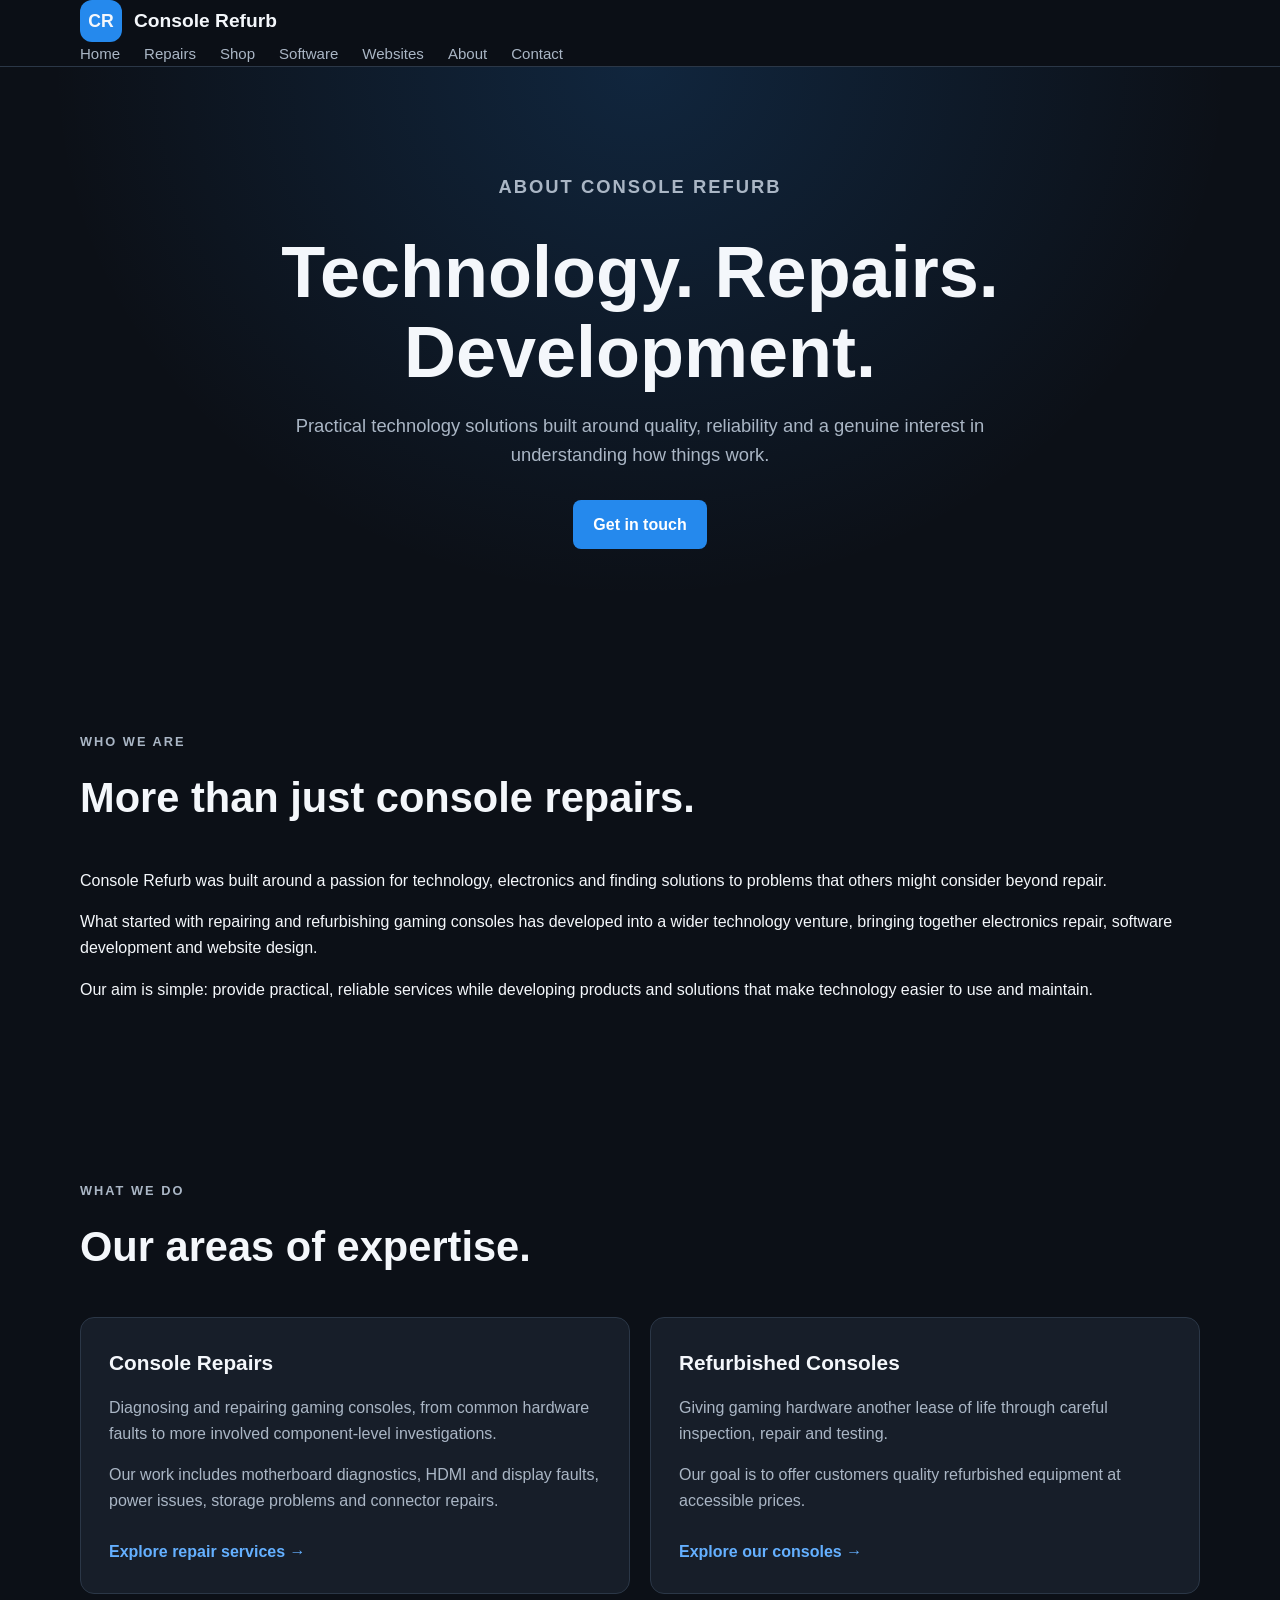
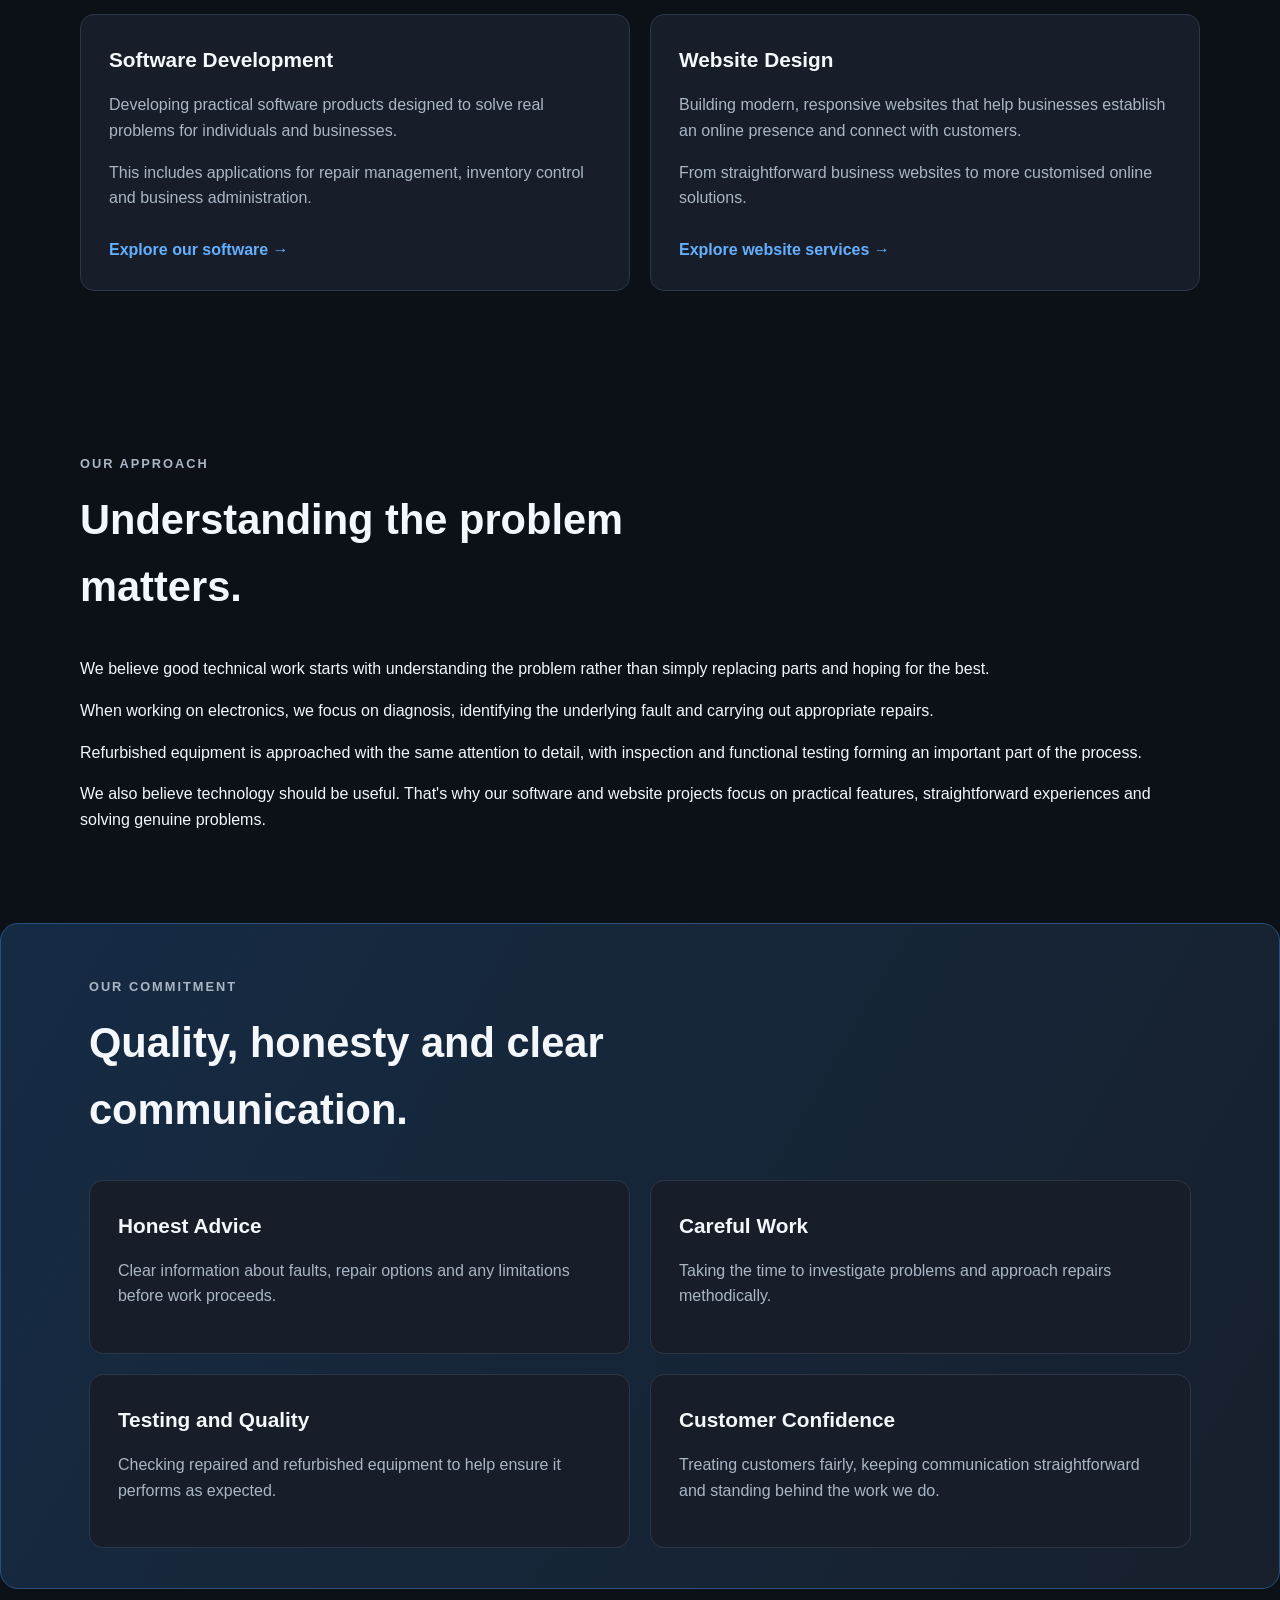
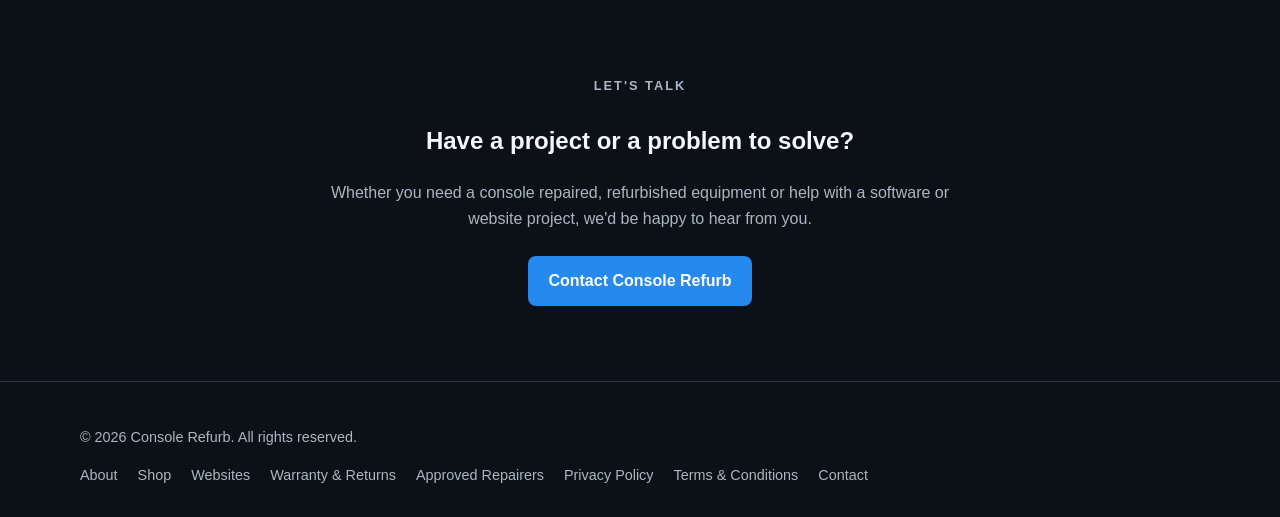
<file: about/index.html>
<!DOCTYPE html>
<html lang="en">
<head>
    <meta charset="UTF-8">
    <meta name="viewport" content="width=device-width, initial-scale=1.0">

    <title>About Console Refurb | Technology. Repairs. Development.</title>

    <meta name="description" content="Learn more about Console Refurb, specialising in console repairs, component-level diagnostics, refurbished consoles, software development and website design.">

    <link rel="stylesheet" href="../style.css">
</head>

<body>

    <header class="site-header">
        <div class="container header-inner">

            <a href="../index.html" class="brand">
                <span class="brand-mark">CR</span>
                <span>Console Refurb</span>
            </a>

            <nav class="main-nav">
                <a href="../index.html">Home</a>
                <a href="../repairs/">Repairs</a>
                <a href="../shop/">Shop</a>
                <a href="../software/">Software</a>
                <a href="../websites/">Websites</a>
                <a href="./">About</a>
                <a href="../contact/">Contact</a>
            </nav>

        </div>
    </header>

    <main>

        <section class="hero">
            <div class="container">

                <p class="eyebrow">ABOUT CONSOLE REFURB</p>

                <h1>Technology. Repairs. Development.</h1>

                <p class="hero-text">
                    Practical technology solutions built around quality,
                    reliability and a genuine interest in understanding
                    how things work.
                </p>

                <a href="../contact/" class="button">
                    Get in touch
                </a>

            </div>
        </section>


        <section class="section">
            <div class="container">

                <div class="section-heading">
                    <p class="eyebrow">WHO WE ARE</p>
                    <h2>More than just console repairs.</h2>
                </div>

                <div class="content-block">

                    <p>
                        Console Refurb was built around a passion for
                        technology, electronics and finding solutions
                        to problems that others might consider beyond repair.
                    </p>

                    <p>
                        What started with repairing and refurbishing
                        gaming consoles has developed into a wider
                        technology venture, bringing together electronics
                        repair, software development and website design.
                    </p>

                    <p>
                        Our aim is simple: provide practical, reliable
                        services while developing products and solutions
                        that make technology easier to use and maintain.
                    </p>

                </div>

            </div>
        </section>


        <section class="section">
            <div class="container">

                <div class="section-heading">
                    <p class="eyebrow">WHAT WE DO</p>
                    <h2>Our areas of expertise.</h2>
                </div>

                <div class="grid">

                    <article class="card">
                        <h3>Console Repairs</h3>

                        <p>
                            Diagnosing and repairing gaming consoles,
                            from common hardware faults to more
                            involved component-level investigations.
                        </p>

                        <p>
                            Our work includes motherboard diagnostics,
                            HDMI and display faults, power issues,
                            storage problems and connector repairs.
                        </p>

                        <a href="../repairs/" class="text-link">
                            Explore repair services →
                        </a>
                    </article>


                    <article class="card">
                        <h3>Refurbished Consoles</h3>

                        <p>
                            Giving gaming hardware another lease of life
                            through careful inspection, repair and testing.
                        </p>

                        <p>
                            Our goal is to offer customers quality
                            refurbished equipment at accessible prices.
                        </p>

                       <a href="../shop/" class="text-link">
    Explore our consoles →
</a>
                    </article>


                    <article class="card">
                        <h3>Software Development</h3>

                        <p>
                            Developing practical software products
                            designed to solve real problems for
                            individuals and businesses.
                        </p>

                        <p>
                            This includes applications for repair
                            management, inventory control and
                            business administration.
                        </p>

                        <a href="../software/" class="text-link">
                            Explore our software →
                        </a>
                    </article>


                    <article class="card">
                        <h3>Website Design</h3>

                        <p>
                            Building modern, responsive websites
                            that help businesses establish an online
                            presence and connect with customers.
                        </p>

                        <p>
                            From straightforward business websites
                            to more customised online solutions.
                        </p>

                        <a href="../websites/" class="text-link">
                            Explore website services →
                        </a>
                    </article>

                </div>

            </div>
        </section>


        <section class="section">
            <div class="container">

                <div class="section-heading">
                    <p class="eyebrow">OUR APPROACH</p>
                    <h2>Understanding the problem matters.</h2>
                </div>

                <div class="content-block">

                    <p>
                        We believe good technical work starts with
                        understanding the problem rather than simply
                        replacing parts and hoping for the best.
                    </p>

                    <p>
                        When working on electronics, we focus on
                        diagnosis, identifying the underlying fault
                        and carrying out appropriate repairs.
                    </p>

                    <p>
                        Refurbished equipment is approached with
                        the same attention to detail, with inspection
                        and functional testing forming an important
                        part of the process.
                    </p>

                    <p>
                        We also believe technology should be useful.
                        That's why our software and website projects
                        focus on practical features, straightforward
                        experiences and solving genuine problems.
                    </p>

                </div>

            </div>
        </section>


        <section class="section highlight">
            <div class="container">

                <div class="section-heading">
                    <p class="eyebrow">OUR COMMITMENT</p>
                    <h2>Quality, honesty and clear communication.</h2>
                </div>

                <div class="grid">

                    <article class="card">
                        <h3>Honest Advice</h3>
                        <p>
                            Clear information about faults, repair
                            options and any limitations before
                            work proceeds.
                        </p>
                    </article>

                    <article class="card">
                        <h3>Careful Work</h3>
                        <p>
                            Taking the time to investigate problems
                            and approach repairs methodically.
                        </p>
                    </article>

                    <article class="card">
                        <h3>Testing and Quality</h3>
                        <p>
                            Checking repaired and refurbished
                            equipment to help ensure it performs
                            as expected.
                        </p>
                    </article>

                    <article class="card">
                        <h3>Customer Confidence</h3>
                        <p>
                            Treating customers fairly, keeping
                            communication straightforward and
                            standing behind the work we do.
                        </p>
                    </article>

                </div>

            </div>
        </section>


        <section class="section contact-section">
            <div class="container">

                <p class="eyebrow">LET'S TALK</p>

                <h2>Have a project or a problem to solve?</h2>

                <p>
                    Whether you need a console repaired,
                    refurbished equipment or help with a
                    software or website project, we'd be
                    happy to hear from you.
                </p>

                <a href="../contact/" class="button">
                    Contact Console Refurb
                </a>

            </div>
        </section>

    </main>


   <footer class="site-footer">

    <div class="container">

        <p>
            © <span id="year"></span> Console Refurb.
            All rights reserved.
        </p>

        <div class="footer-links">

            <a href="../about/">About</a>

            <a href="../shop/">Shop</a>

            <a href="../websites/">Websites</a>

            <a href="../warranty/">Warranty & Returns</a>

            <a href="../approved-repairers/">Approved Repairers</a>

            <a href="../privacy/">Privacy Policy</a>

            <a href="../terms/">Terms & Conditions</a>

            <a href="../contact/">Contact</a>

        </div>

    </div>

</footer>


    <script>
        document.getElementById("year").textContent =
            new Date().getFullYear();
    </script>

</body>
</html>
</file>
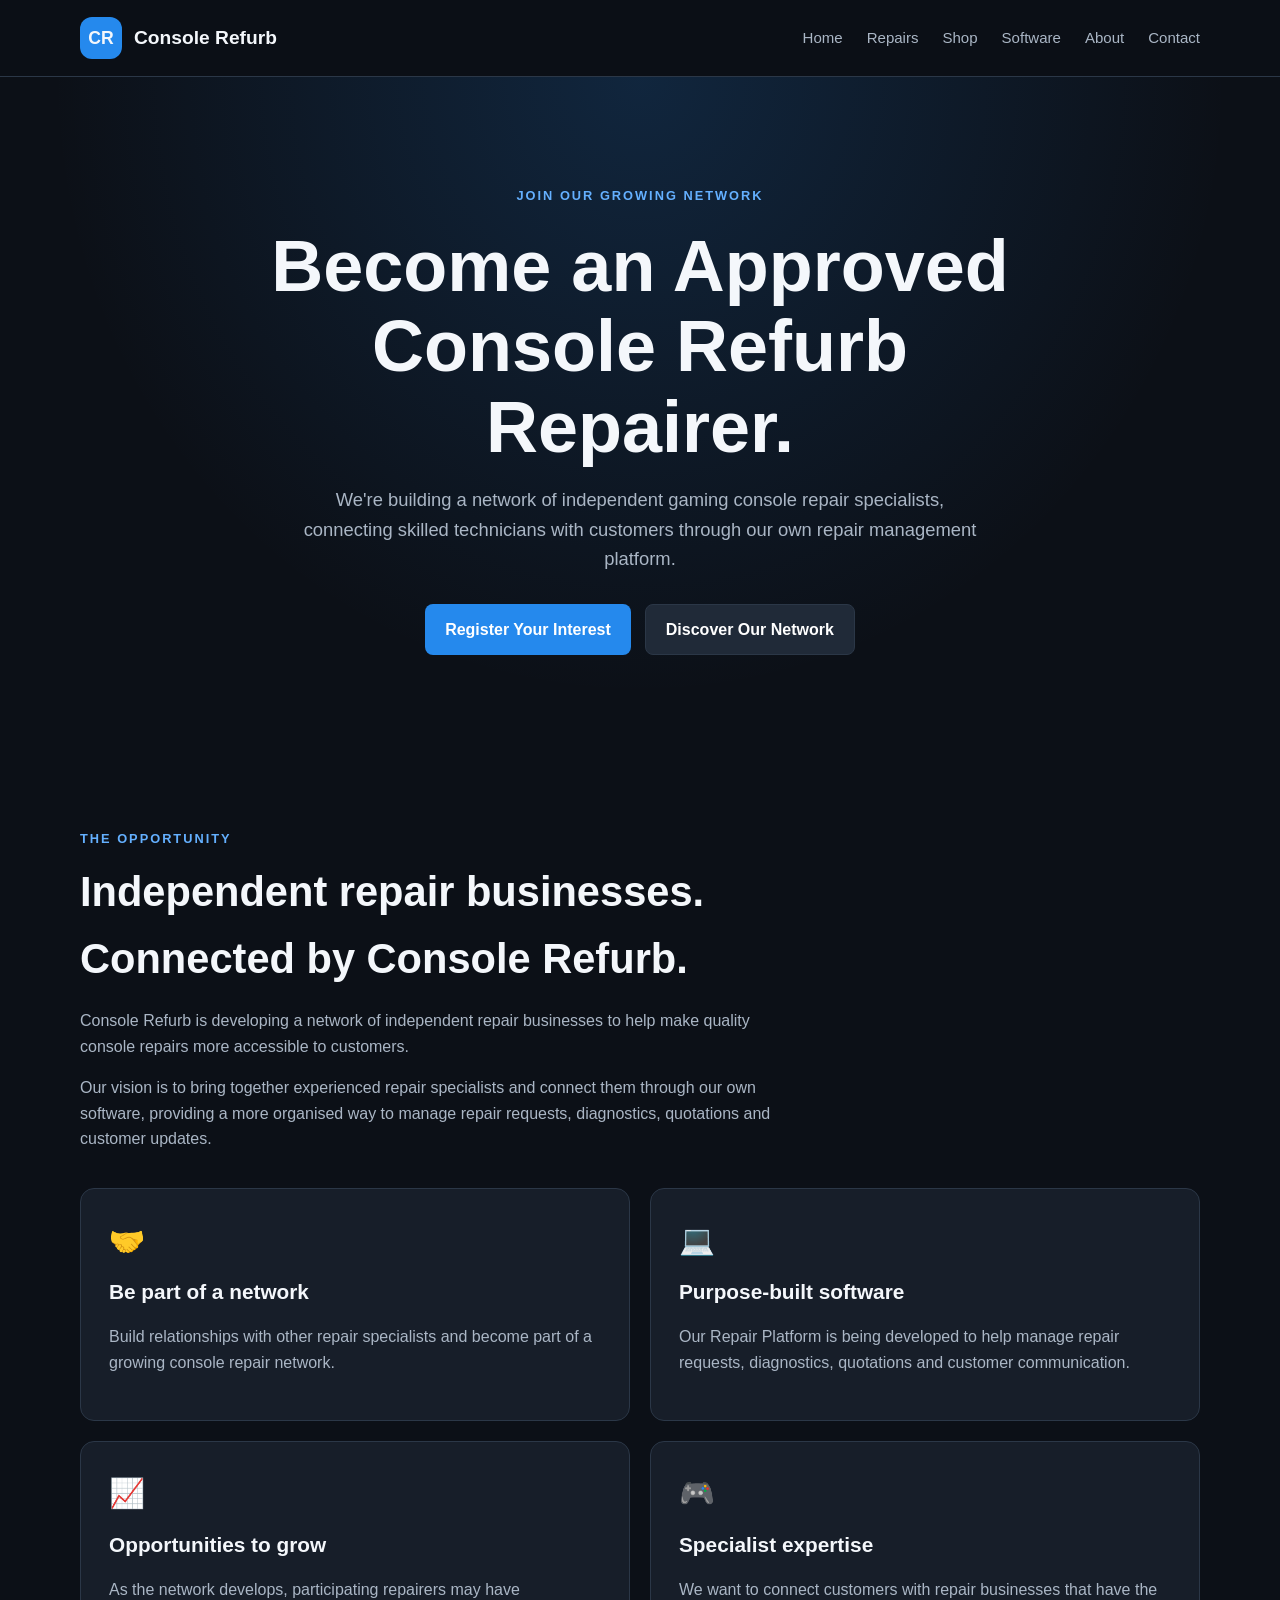
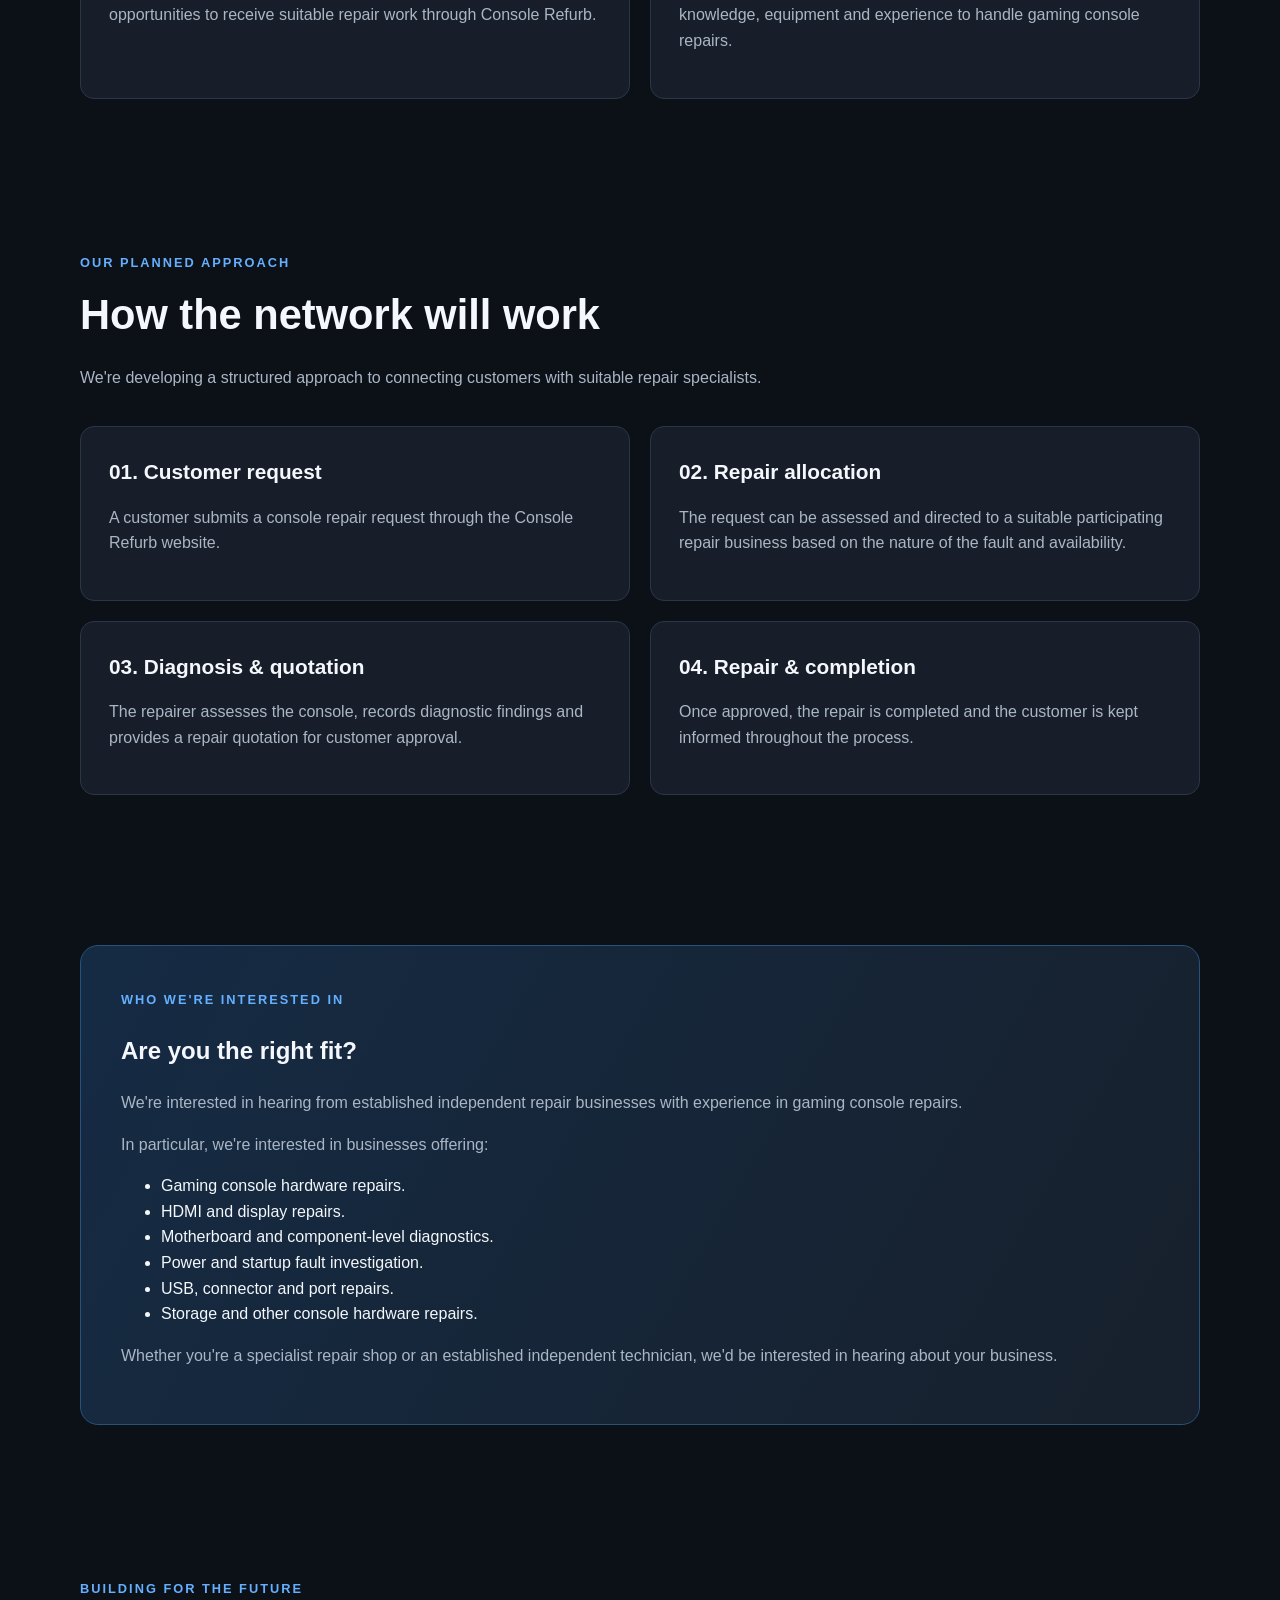
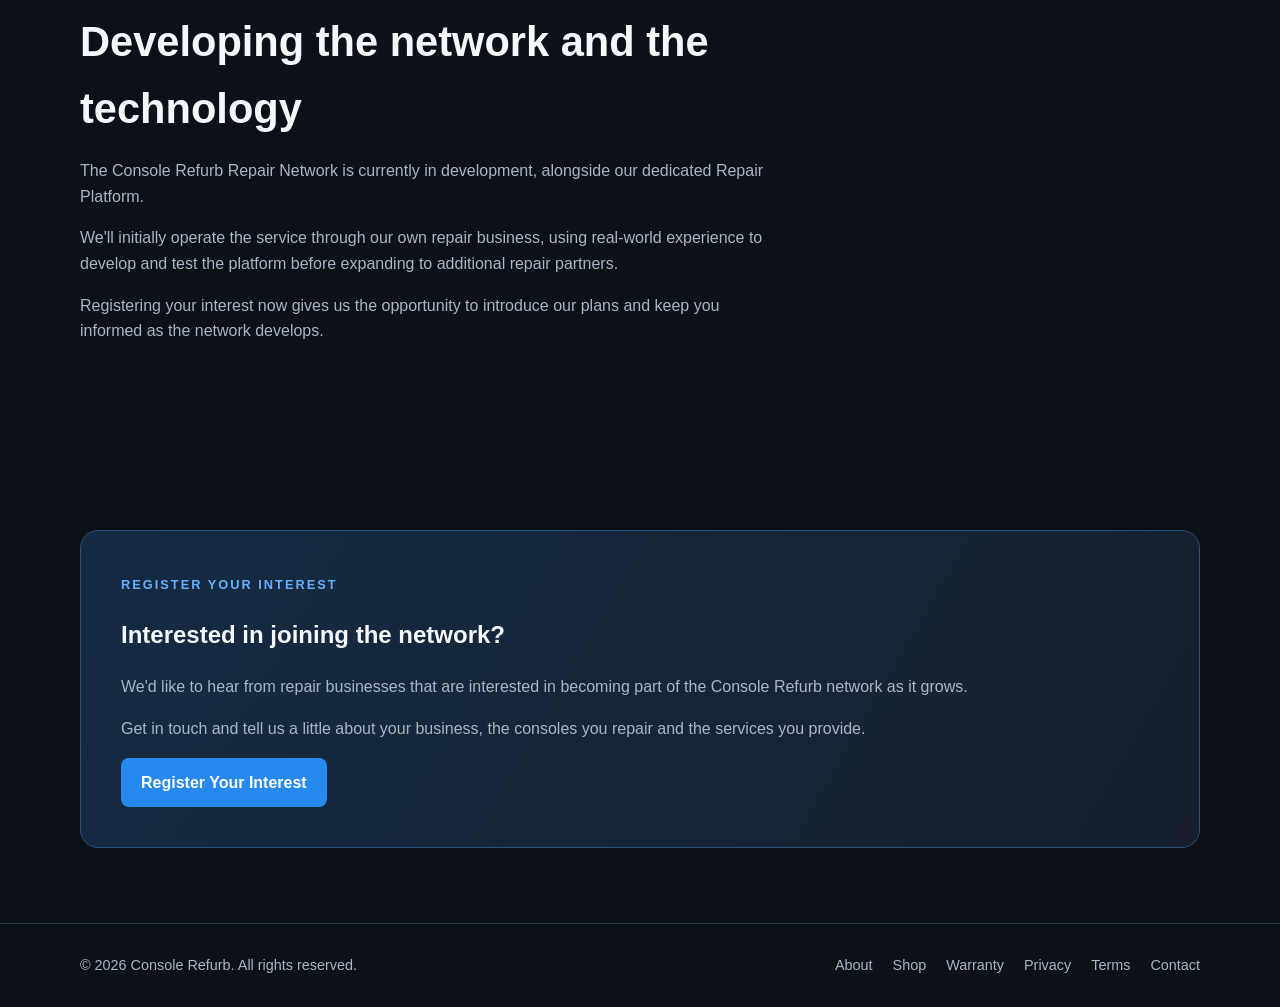
<file: approved-repairers/index.html>
<!DOCTYPE html>

<html lang="en">

<head>
    <meta charset="UTF-8">
    <meta name="viewport" content="width=device-width, initial-scale=1.0">

<meta name="description" content="Become an approved Console Refurb repair partner. Join our growing network of independent gaming console repair specialists.">

<meta name="theme-color" content="#0c1017">

<title>Become an Approved Repairer | Console Refurb</title>

<link rel="stylesheet" href="../style.css">

</head>

<body>

<header>
    <div class="container navbar">

    <a href="../index.html" class="brand">
        <span class="brand-mark">CR</span>
        <span>Console Refurb</span>
    </a>

    <nav aria-label="Main navigation">
        <a href="../index.html">Home</a>
        <a href="../repairs/">Repairs</a>
        <a href="../shop/">Shop</a>
        <a href="../software/">Software</a>
        <a href="../about/">About</a>
        <a href="../contact/">Contact</a>
    </nav>

</div>

</header>

<main>

<!-- HERO -->

<section class="hero">

    <div class="container">

        <span class="eyebrow">Join our growing network</span>

        <h1>Become an Approved Console Refurb Repairer.</h1>

        <p>
            We're building a network of independent gaming console
            repair specialists, connecting skilled technicians with
            customers through our own repair management platform.
        </p>

        <div class="hero-actions">

            <a href="#register" class="button">
                Register Your Interest
            </a>

            <a href="#network" class="button secondary">
                Discover Our Network
            </a>

        </div>

    </div>

</section>


<!-- INTRODUCTION -->

<section id="network">

    <div class="container">

        <div class="section-heading">

            <span class="eyebrow">The opportunity</span>

            <h2>Independent repair businesses. Connected by Console Refurb.</h2>

            <p>
                Console Refurb is developing a network of independent
                repair businesses to help make quality console repairs
                more accessible to customers.
            </p>

            <p>
                Our vision is to bring together experienced repair
                specialists and connect them through our own software,
                providing a more organised way to manage repair requests,
                diagnostics, quotations and customer updates.
            </p>

        </div>


        <div class="grid">

            <article class="card">

                <div class="card-icon">🤝</div>

                <h3>Be part of a network</h3>

                <p>
                    Build relationships with other repair specialists
                    and become part of a growing console repair network.
                </p>

            </article>


            <article class="card">

                <div class="card-icon">💻</div>

                <h3>Purpose-built software</h3>

                <p>
                    Our Repair Platform is being developed to help
                    manage repair requests, diagnostics, quotations
                    and customer communication.
                </p>

            </article>


            <article class="card">

                <div class="card-icon">📈</div>

                <h3>Opportunities to grow</h3>

                <p>
                    As the network develops, participating repairers
                    may have opportunities to receive suitable repair
                    work through Console Refurb.
                </p>

            </article>


            <article class="card">

                <div class="card-icon">🎮</div>

                <h3>Specialist expertise</h3>

                <p>
                    We want to connect customers with repair businesses
                    that have the knowledge, equipment and experience
                    to handle gaming console repairs.
                </p>

            </article>

        </div>

    </div>

</section>


<!-- HOW IT WILL WORK -->

<section>

    <div class="container">

        <div class="section-heading">

            <span class="eyebrow">Our planned approach</span>

            <h2>How the network will work</h2>

            <p>
                We're developing a structured approach to connecting
                customers with suitable repair specialists.
            </p>

        </div>


        <div class="grid">

            <article class="card">

                <h3>01. Customer request</h3>

                <p>
                    A customer submits a console repair request
                    through the Console Refurb website.
                </p>

            </article>


            <article class="card">

                <h3>02. Repair allocation</h3>

                <p>
                    The request can be assessed and directed to
                    a suitable participating repair business
                    based on the nature of the fault and availability.
                </p>

            </article>


            <article class="card">

                <h3>03. Diagnosis & quotation</h3>

                <p>
                    The repairer assesses the console, records
                    diagnostic findings and provides a repair
                    quotation for customer approval.
                </p>

            </article>


            <article class="card">

                <h3>04. Repair & completion</h3>

                <p>
                    Once approved, the repair is completed and
                    the customer is kept informed throughout
                    the process.
                </p>

            </article>

        </div>

    </div>

</section>


<!-- WHO WE ARE LOOKING FOR -->

<section>

    <div class="container">

        <div class="highlight">

            <span class="eyebrow">Who we're interested in</span>

            <h2>Are you the right fit?</h2>

            <p>
                We're interested in hearing from established
                independent repair businesses with experience
                in gaming console repairs.
            </p>

            <p>In particular, we're interested in businesses offering:</p>

            <ul>
                <li>Gaming console hardware repairs.</li>
                <li>HDMI and display repairs.</li>
                <li>Motherboard and component-level diagnostics.</li>
                <li>Power and startup fault investigation.</li>
                <li>USB, connector and port repairs.</li>
                <li>Storage and other console hardware repairs.</li>
            </ul>

            <p>
                Whether you're a specialist repair shop or an
                established independent technician, we'd be
                interested in hearing about your business.
            </p>

        </div>

    </div>

</section>


<!-- CURRENT DEVELOPMENT STATUS -->

<section>

    <div class="container">

        <div class="section-heading">

            <span class="eyebrow">Building for the future</span>

            <h2>Developing the network and the technology</h2>

            <p>
                The Console Refurb Repair Network is currently
                in development, alongside our dedicated Repair
                Platform.
            </p>

            <p>
                We'll initially operate the service through our
                own repair business, using real-world experience
                to develop and test the platform before expanding
                to additional repair partners.
            </p>

            <p>
                Registering your interest now gives us the
                opportunity to introduce our plans and keep
                you informed as the network develops.
            </p>

        </div>

    </div>

</section>


<!-- REGISTRATION -->

<section id="register">

    <div class="container">

        <div class="highlight">

            <span class="eyebrow">Register your interest</span>

            <h2>Interested in joining the network?</h2>

            <p>
                We'd like to hear from repair businesses that
                are interested in becoming part of the Console
                Refurb network as it grows.
            </p>

            <p>
                Get in touch and tell us a little about your
                business, the consoles you repair and the
                services you provide.
            </p>

            <a href="mailto:consolerefurb@outlook.com?subject=Approved%20Repairer%20Enquiry"
               class="button">

                Register Your Interest

            </a>

        </div>

    </div>

</section>

</main>

<!-- FOOTER -->

<footer>

<div class="container footer-content">

    <span>
        © <span id="year"></span> Console Refurb. All rights reserved.
    </span>

    <div class="footer-links">

        <a href="../about/">About</a>

        <a href="../shop/">Shop</a>

        <a href="../warranty/">Warranty</a>

        <a href="../privacy/">Privacy</a>

        <a href="../terms/">Terms</a>

        <a href="../contact/">Contact</a>

    </div>

</div>

</footer>

<script>
    document.getElementById("year").textContent = new Date().getFullYear();
</script>

</body>
</html>
</file>
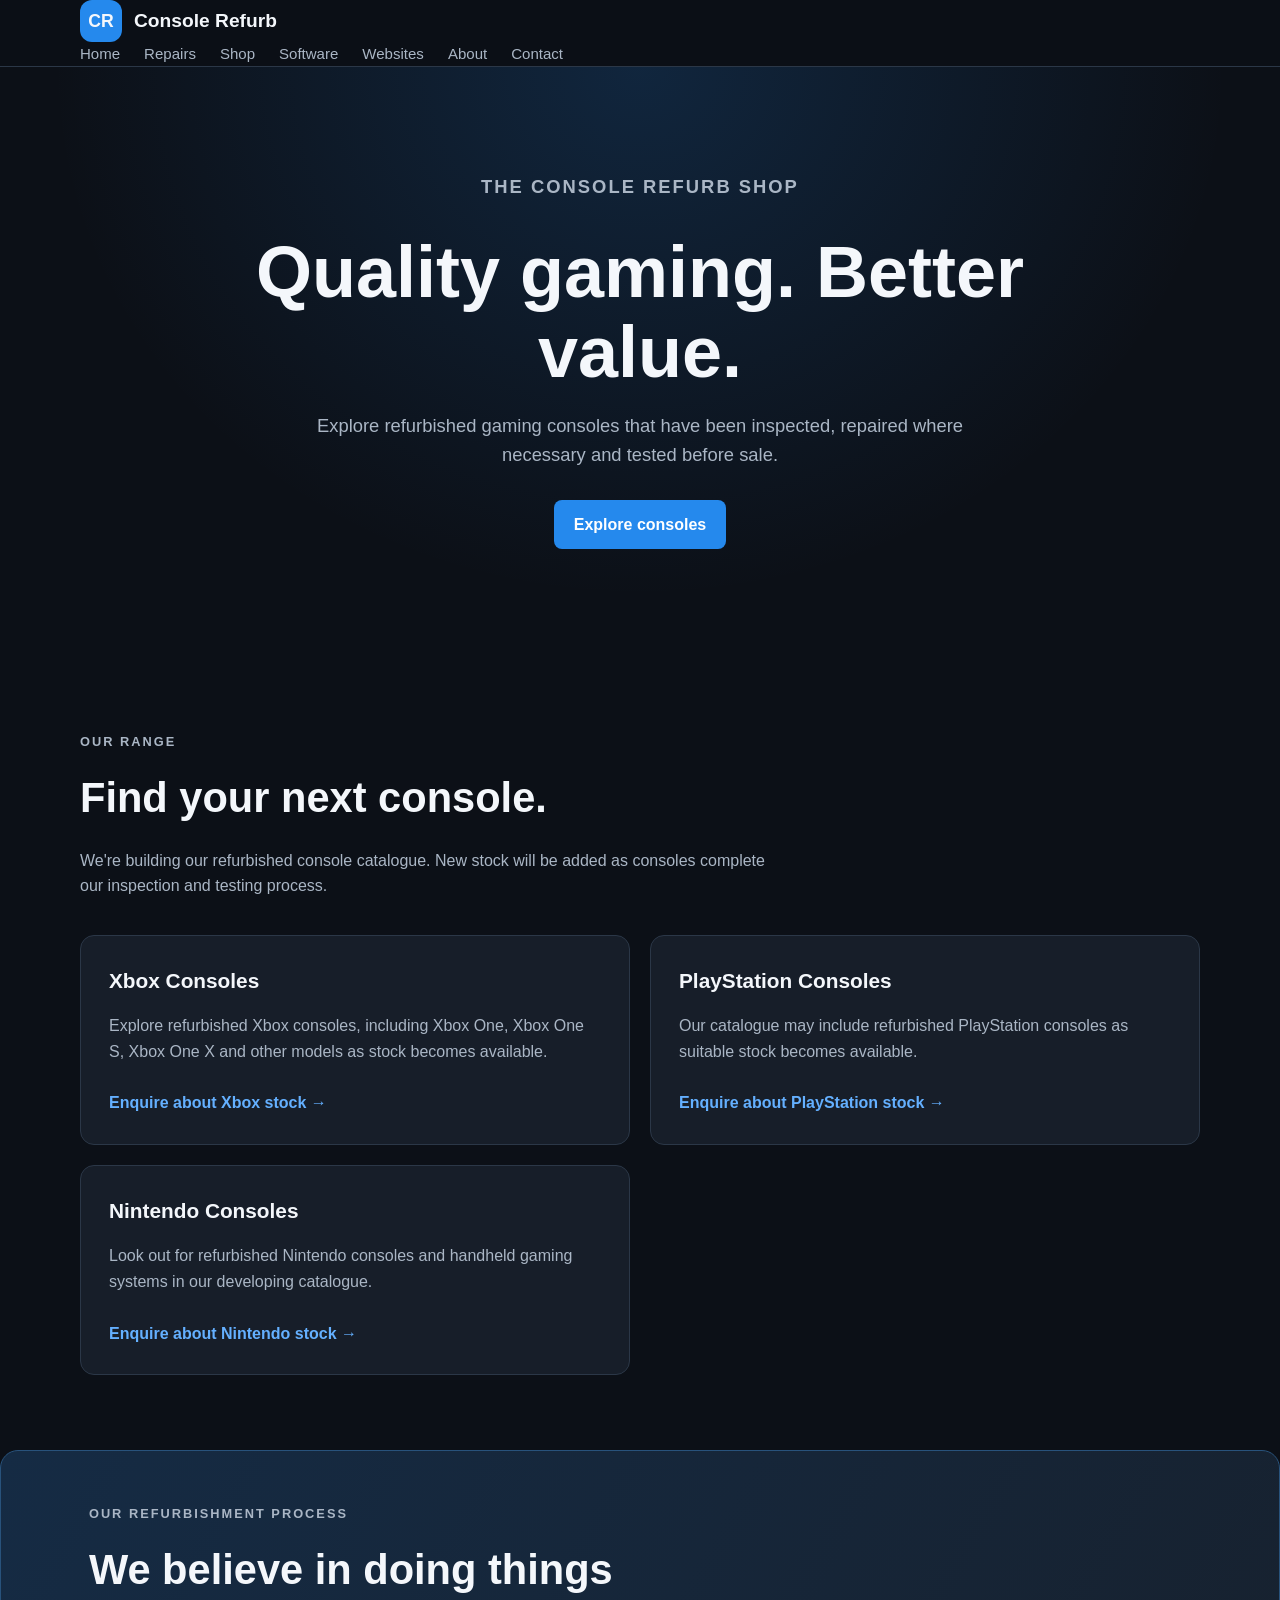
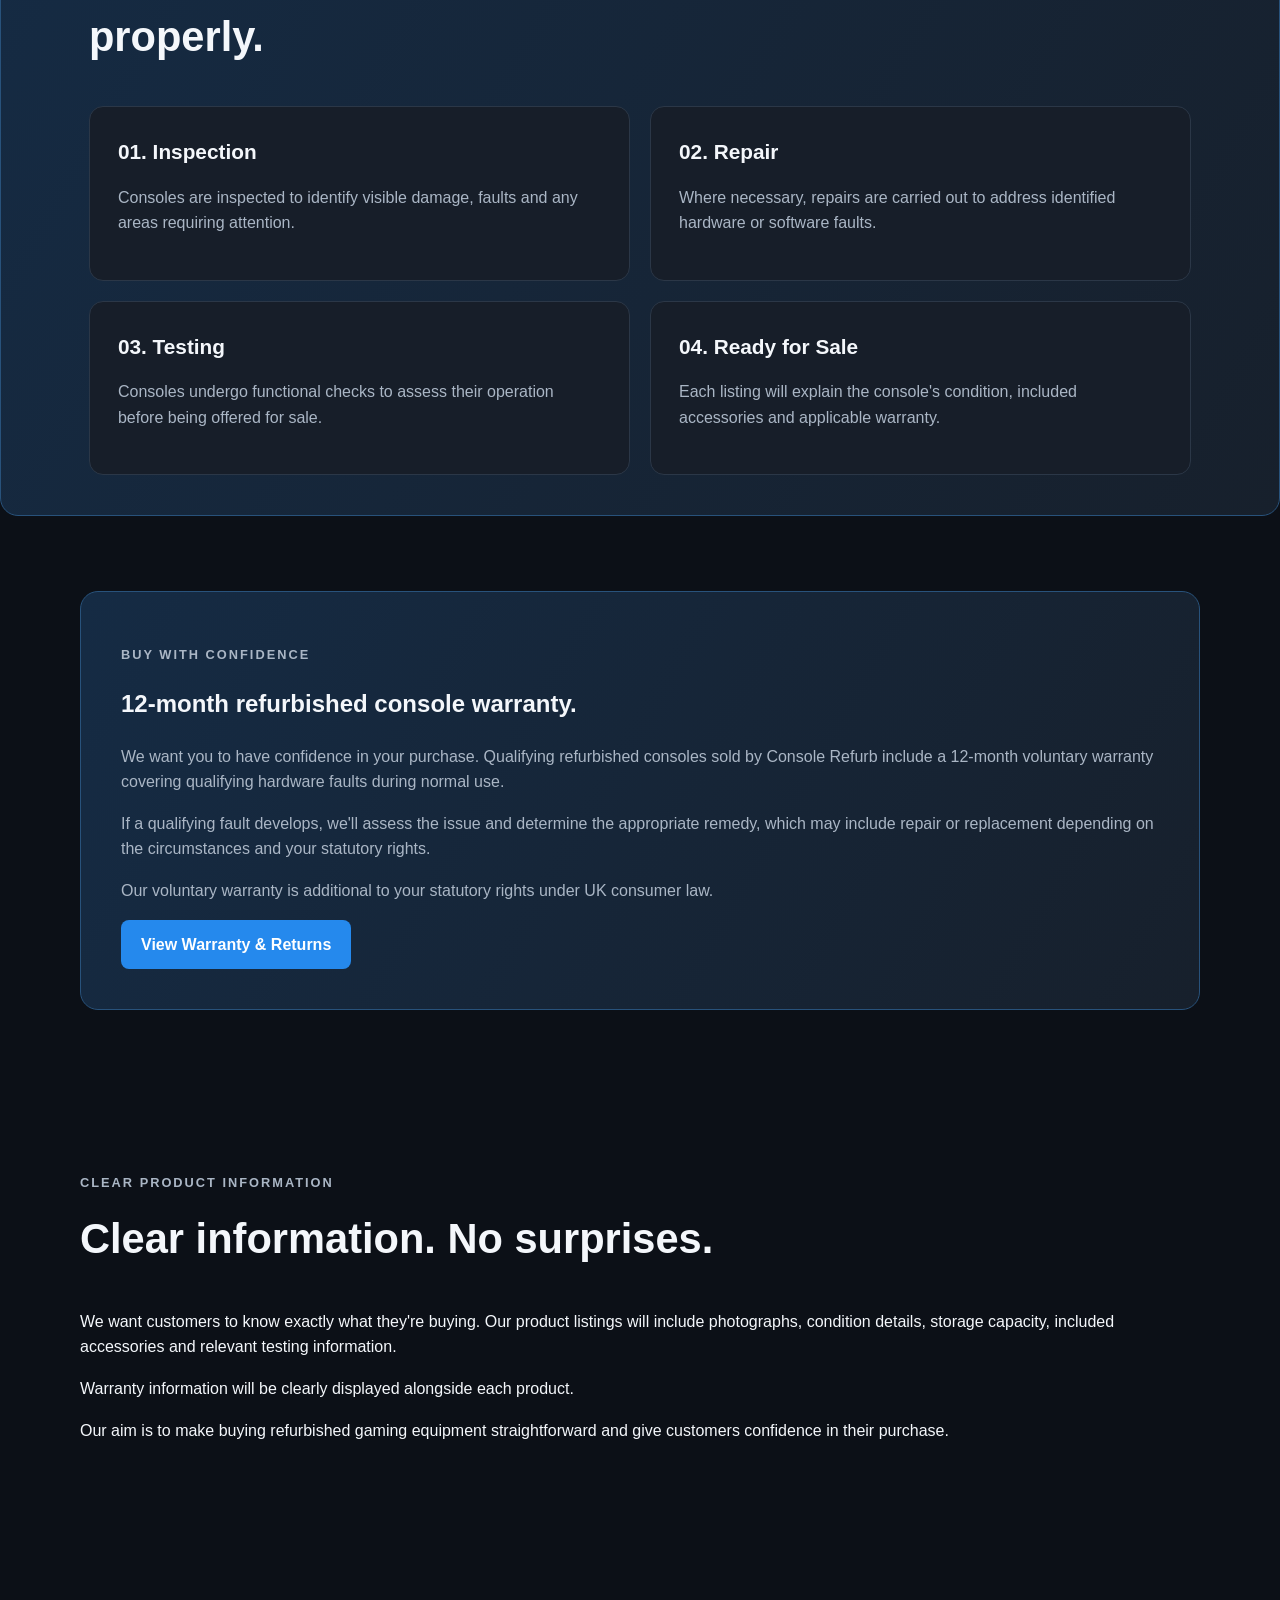
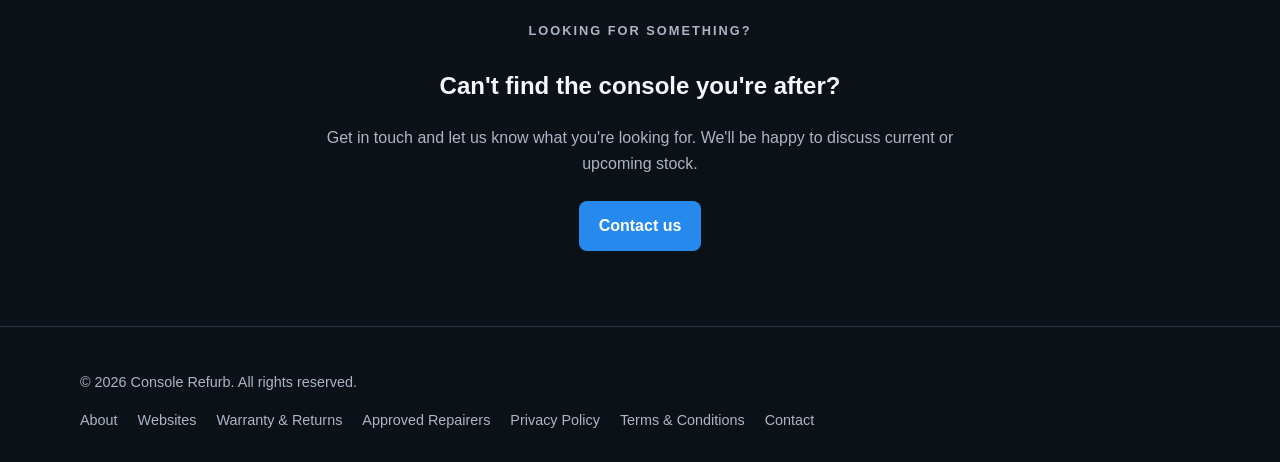
<file: consoles/index.html>
<!DOCTYPE html>
<html lang="en">

<head>
    <meta charset="UTF-8">
    <meta name="viewport" content="width=device-width, initial-scale=1.0">

    <meta name="robots" content="noindex, follow">

    <title>Redirecting | Console Refurb</title>

    <link rel="canonical" href="https://consolerefurb.co.uk/shop/">

    <meta http-equiv="refresh" content="0; url=../shop/">
</head>

<body>

    <p>
        This page has moved.
        <a href="../shop/">Visit the Console Refurb shop</a>.
    </p>

    <script>
        window.location.replace("../shop/");
    </script>

</body>
</html>
</file>
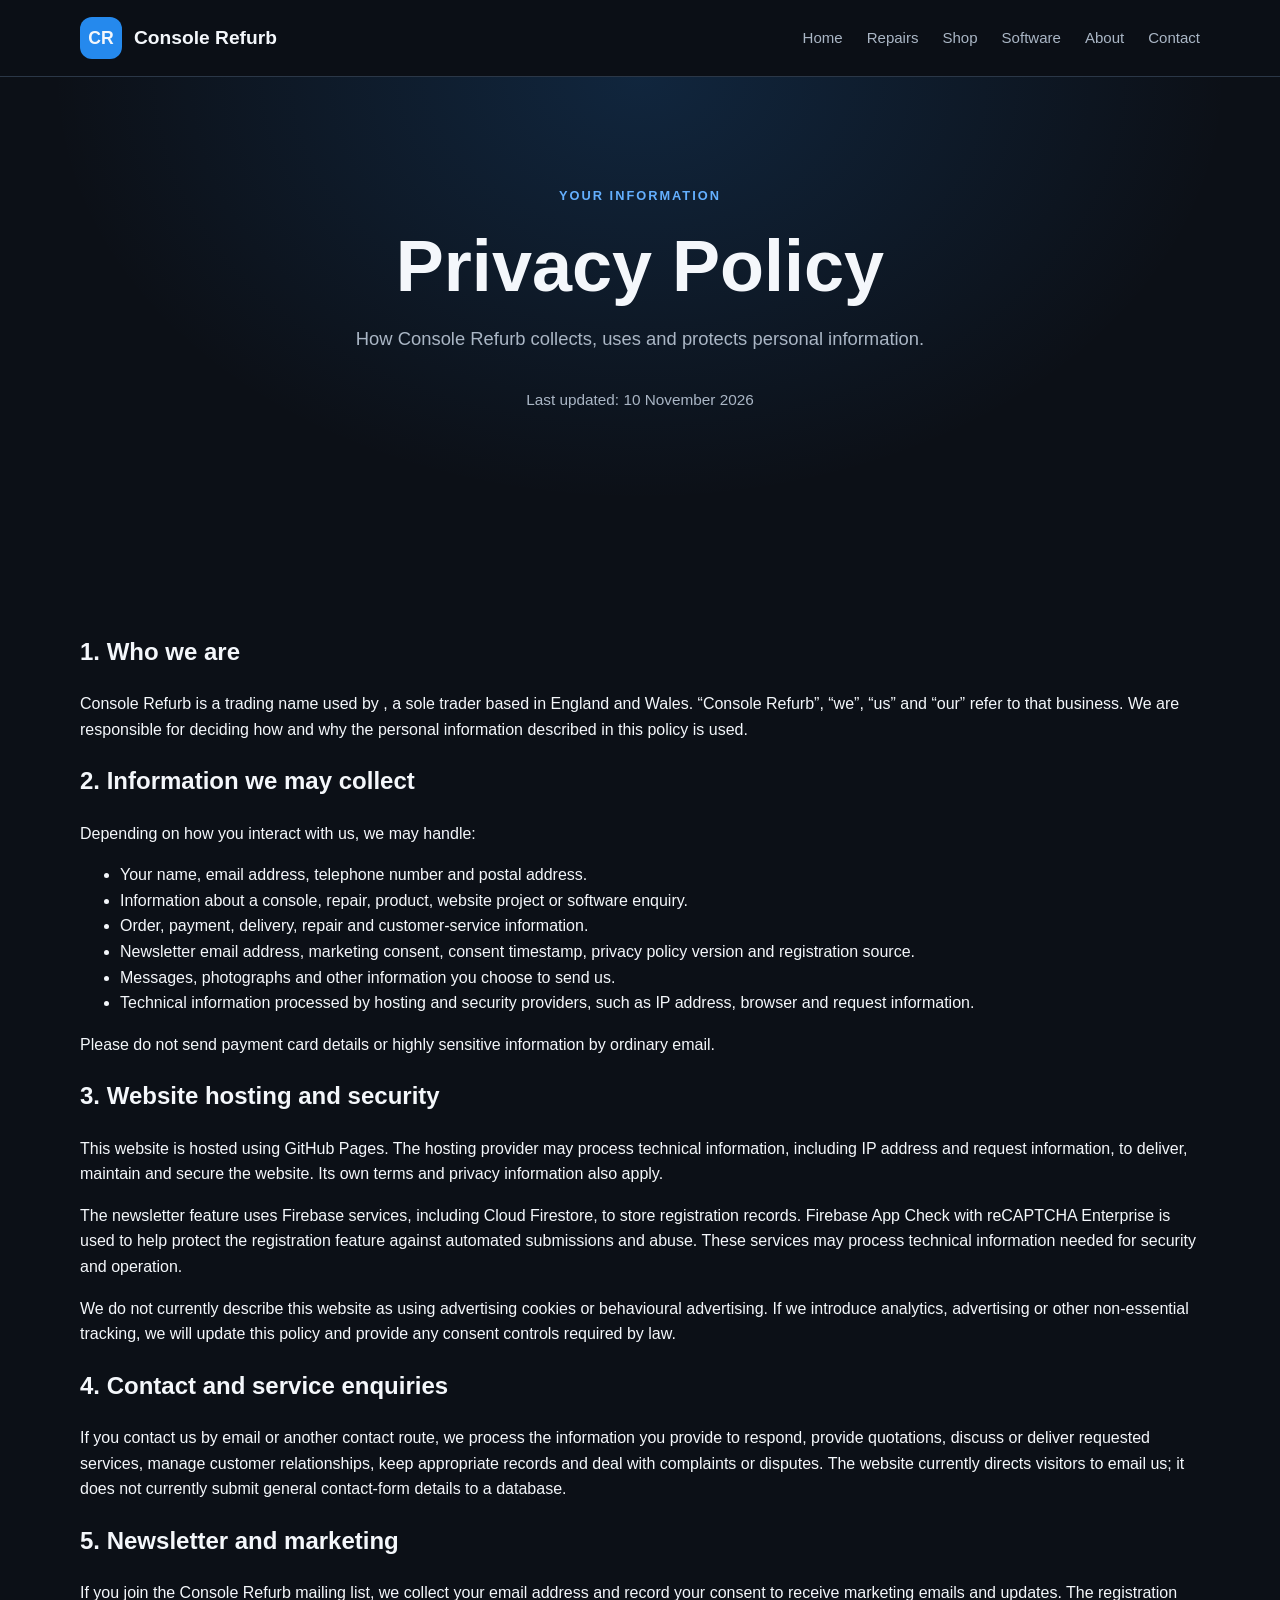
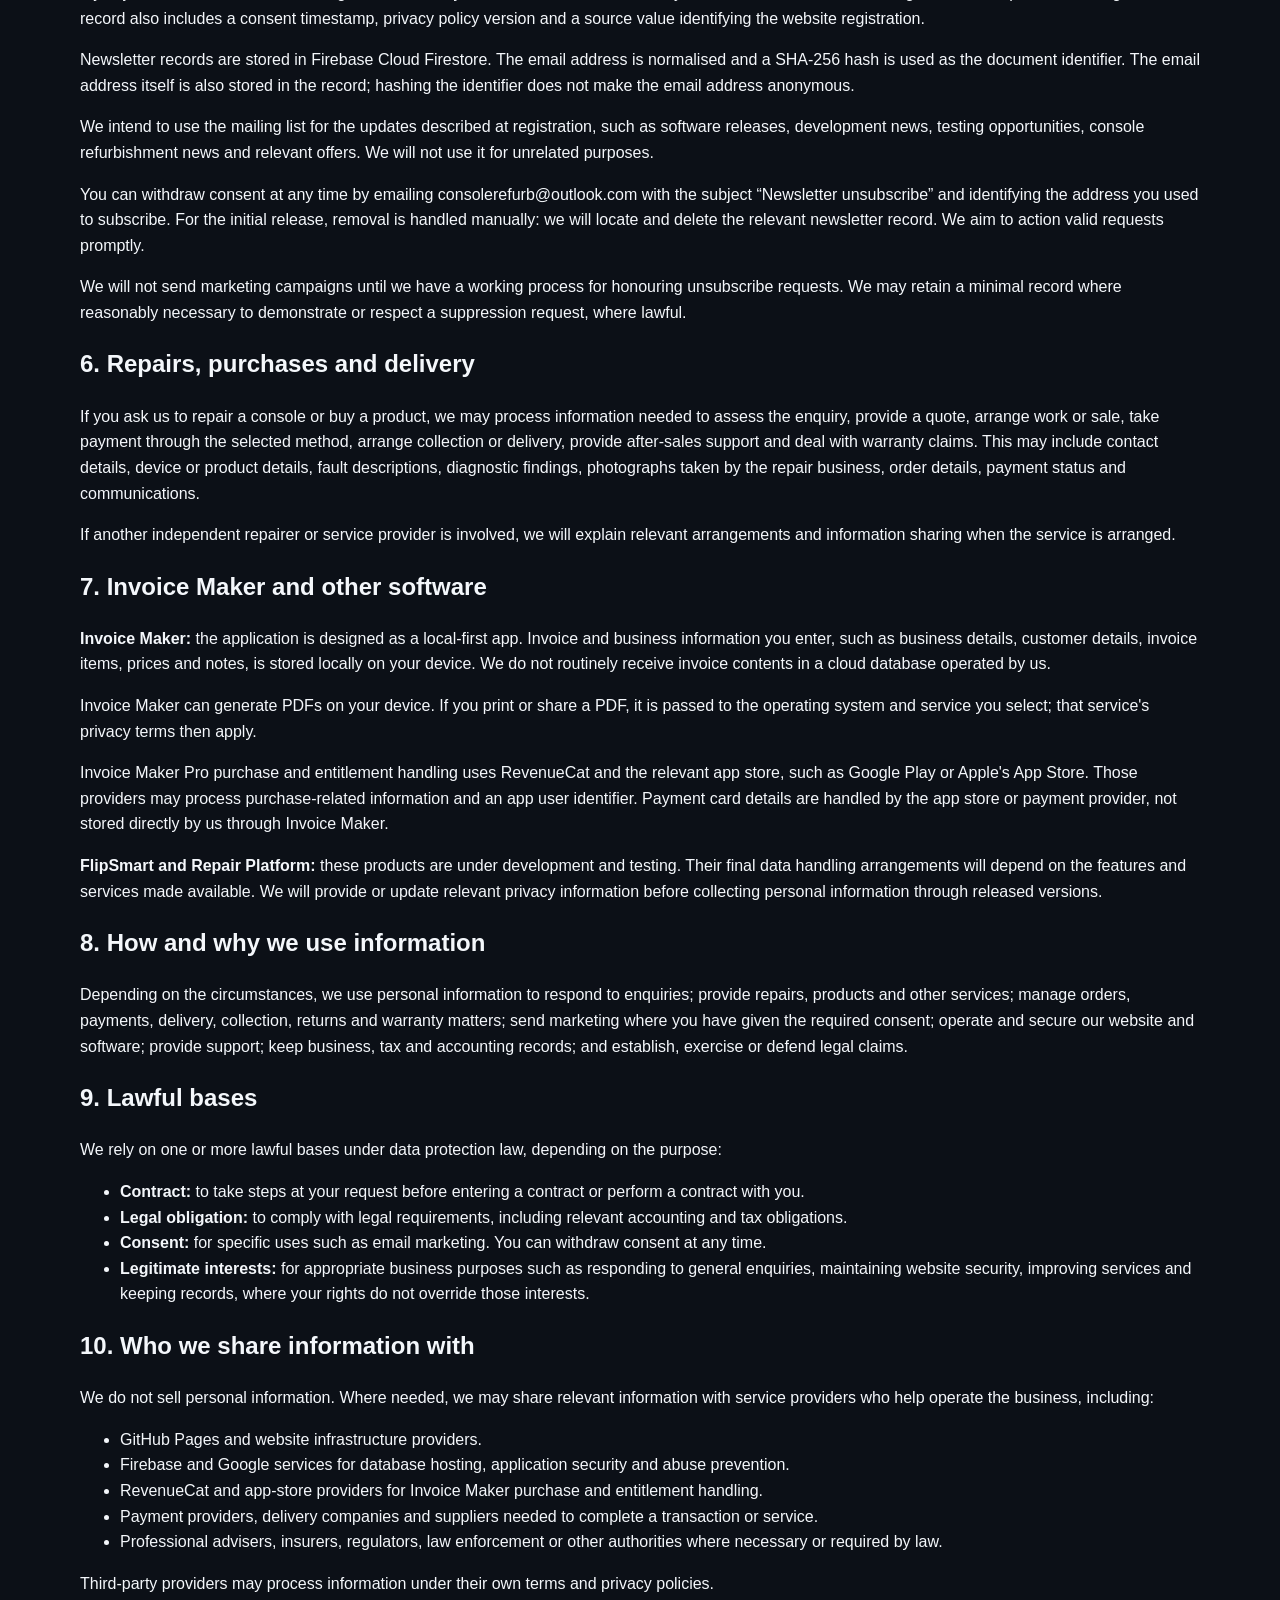
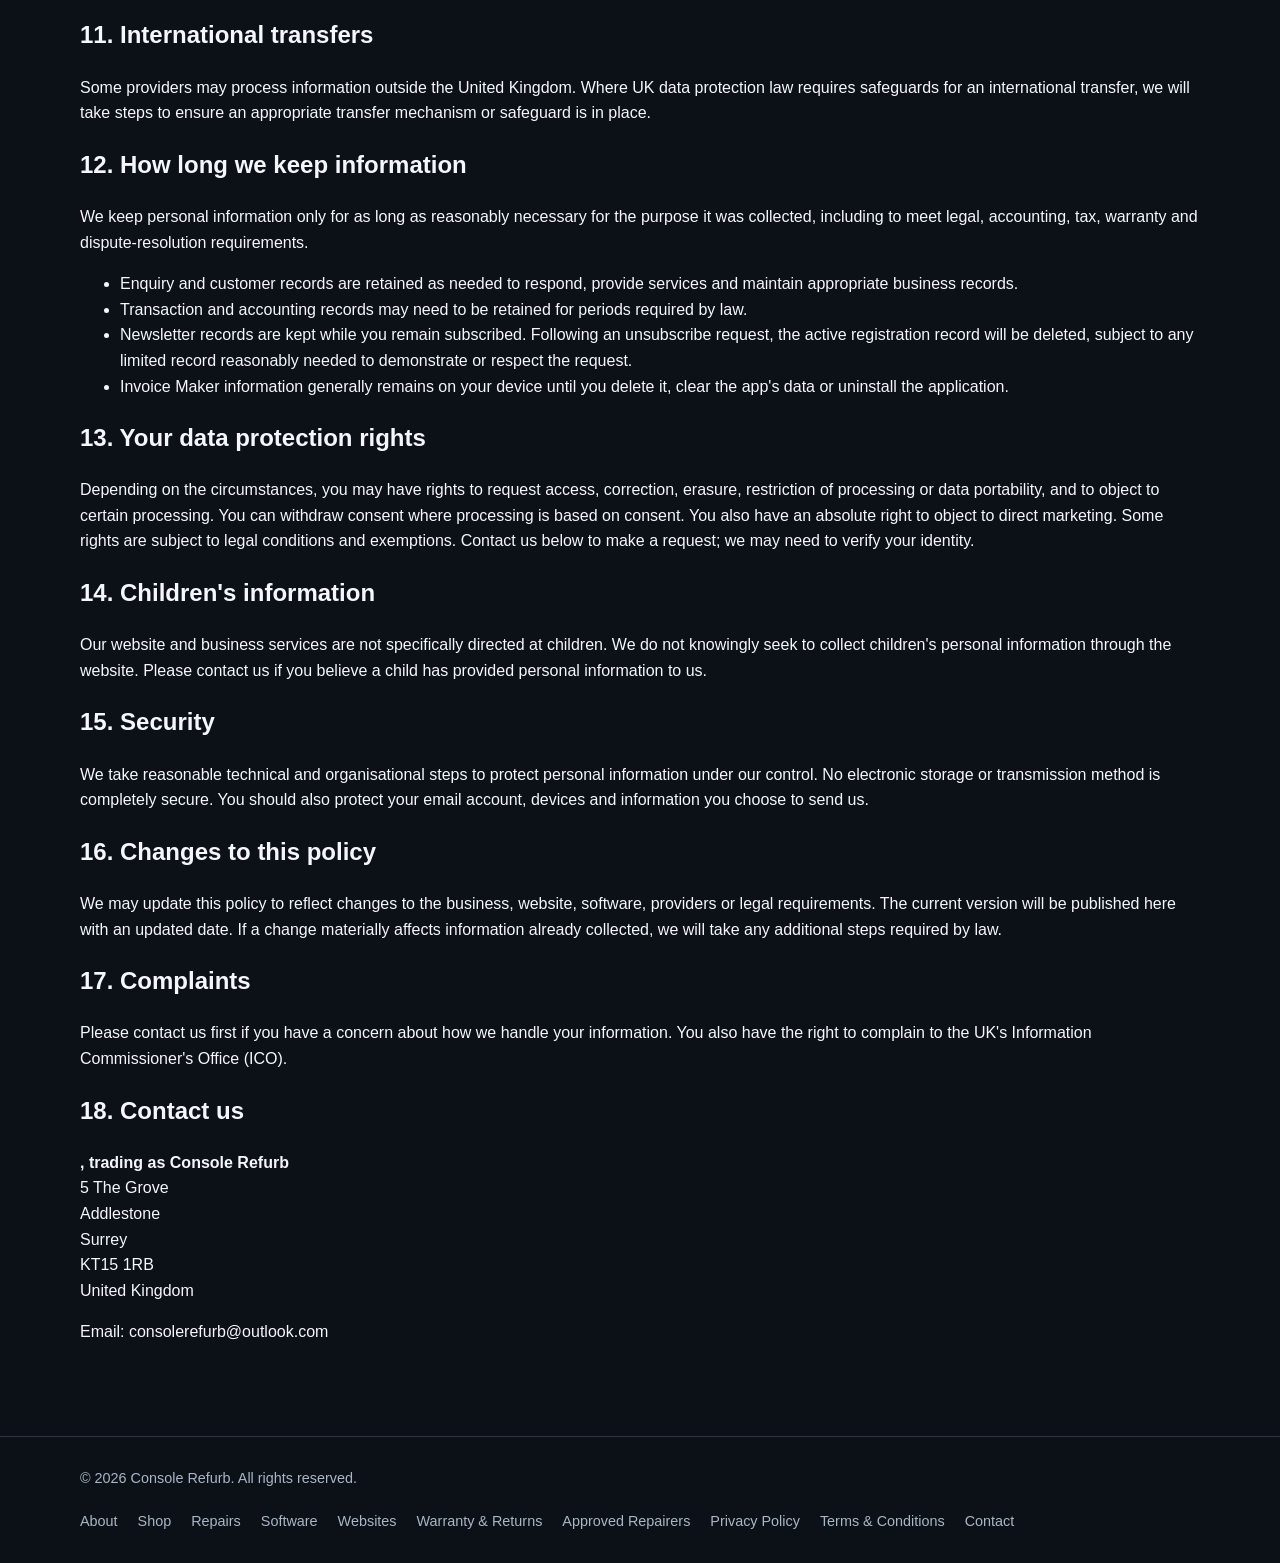
<file: privacy/index.html>
<!DOCTYPE html>
<html lang="en">
<head>
<meta charset="UTF-8">
<meta name="viewport" content="width=device-width, initial-scale=1.0">
<meta name="description" content="Privacy Policy explaining how Console Refurb handles information through its website, enquiries, newsletter and software products.">
<meta name="theme-color" content="#0c1017">
<title>Privacy Policy | Console Refurb</title>
<link rel="stylesheet" href="../style.css">
</head>
<body>
<header><div class="container navbar">
<a href="../" class="brand"><span class="brand-mark">CR</span><span>Console Refurb</span></a>
<nav aria-label="Main navigation">
<a href="../">Home</a><a href="../repairs/">Repairs</a><a href="../shop/">Shop</a><a href="../software/">Software</a><a href="../about/">About</a><a href="../contact/">Contact</a>
</nav></div></header>
<main>
<section class="hero"><div class="container">
<span class="eyebrow">YOUR INFORMATION</span><h1>Privacy Policy</h1>
<p>How Console Refurb collects, uses and protects personal information.</p>
<p><small>Last updated: 10 November 2026</small></p>
</div></section>
<section><div class="container">

<div class="content-block">
<h2>1. Who we are</h2>
<p>Console Refurb is a trading name used by <strong></strong>, a sole trader based in England and Wales. “Console Refurb”, “we”, “us” and “our” refer to that business. We are responsible for deciding how and why the personal information described in this policy is used.</p>

<h2>2. Information we may collect</h2>
<p>Depending on how you interact with us, we may handle:</p>
<ul>
<li>Your name, email address, telephone number and postal address.</li>
<li>Information about a console, repair, product, website project or software enquiry.</li>
<li>Order, payment, delivery, repair and customer-service information.</li>
<li>Newsletter email address, marketing consent, consent timestamp, privacy policy version and registration source.</li>
<li>Messages, photographs and other information you choose to send us.</li>
<li>Technical information processed by hosting and security providers, such as IP address, browser and request information.</li>
</ul>
<p>Please do not send payment card details or highly sensitive information by ordinary email.</p>

<h2>3. Website hosting and security</h2>
<p>This website is hosted using GitHub Pages. The hosting provider may process technical information, including IP address and request information, to deliver, maintain and secure the website. Its own terms and privacy information also apply.</p>
<p>The newsletter feature uses Firebase services, including Cloud Firestore, to store registration records. Firebase App Check with reCAPTCHA Enterprise is used to help protect the registration feature against automated submissions and abuse. These services may process technical information needed for security and operation.</p>
<p>We do not currently describe this website as using advertising cookies or behavioural advertising. If we introduce analytics, advertising or other non-essential tracking, we will update this policy and provide any consent controls required by law.</p>

<h2>4. Contact and service enquiries</h2>
<p>If you contact us by email or another contact route, we process the information you provide to respond, provide quotations, discuss or deliver requested services, manage customer relationships, keep appropriate records and deal with complaints or disputes. The website currently directs visitors to email us; it does not currently submit general contact-form details to a database.</p>

<h2>5. Newsletter and marketing</h2>
<p>If you join the Console Refurb mailing list, we collect your email address and record your consent to receive marketing emails and updates. The registration record also includes a consent timestamp, privacy policy version and a source value identifying the website registration.</p>
<p>Newsletter records are stored in Firebase Cloud Firestore. The email address is normalised and a SHA-256 hash is used as the document identifier. The email address itself is also stored in the record; hashing the identifier does not make the email address anonymous.</p>
<p>We intend to use the mailing list for the updates described at registration, such as software releases, development news, testing opportunities, console refurbishment news and relevant offers. We will not use it for unrelated purposes.</p>
<p>You can withdraw consent at any time by emailing <a href="mailto:consolerefurb@outlook.com?subject=Newsletter%20unsubscribe">consolerefurb@outlook.com</a> with the subject “Newsletter unsubscribe” and identifying the address you used to subscribe. For the initial release, removal is handled manually: we will locate and delete the relevant newsletter record. We aim to action valid requests promptly.</p>
<p>We will not send marketing campaigns until we have a working process for honouring unsubscribe requests. We may retain a minimal record where reasonably necessary to demonstrate or respect a suppression request, where lawful.</p>

<h2>6. Repairs, purchases and delivery</h2>
<p>If you ask us to repair a console or buy a product, we may process information needed to assess the enquiry, provide a quote, arrange work or sale, take payment through the selected method, arrange collection or delivery, provide after-sales support and deal with warranty claims. This may include contact details, device or product details, fault descriptions, diagnostic findings, photographs taken by the repair business, order details, payment status and communications.</p>
<p>If another independent repairer or service provider is involved, we will explain relevant arrangements and information sharing when the service is arranged.</p>

<h2>7. Invoice Maker and other software</h2>
<p><strong>Invoice Maker:</strong> the application is designed as a local-first app. Invoice and business information you enter, such as business details, customer details, invoice items, prices and notes, is stored locally on your device. We do not routinely receive invoice contents in a cloud database operated by us.</p>
<p>Invoice Maker can generate PDFs on your device. If you print or share a PDF, it is passed to the operating system and service you select; that service's privacy terms then apply.</p>
<p>Invoice Maker Pro purchase and entitlement handling uses RevenueCat and the relevant app store, such as Google Play or Apple's App Store. Those providers may process purchase-related information and an app user identifier. Payment card details are handled by the app store or payment provider, not stored directly by us through Invoice Maker.</p>
<p><strong>FlipSmart and Repair Platform:</strong> these products are under development and testing. Their final data handling arrangements will depend on the features and services made available. We will provide or update relevant privacy information before collecting personal information through released versions.</p>

<h2>8. How and why we use information</h2>
<p>Depending on the circumstances, we use personal information to respond to enquiries; provide repairs, products and other services; manage orders, payments, delivery, collection, returns and warranty matters; send marketing where you have given the required consent; operate and secure our website and software; provide support; keep business, tax and accounting records; and establish, exercise or defend legal claims.</p>

<h2>9. Lawful bases</h2>
<p>We rely on one or more lawful bases under data protection law, depending on the purpose:</p>
<ul>
<li><strong>Contract:</strong> to take steps at your request before entering a contract or perform a contract with you.</li>
<li><strong>Legal obligation:</strong> to comply with legal requirements, including relevant accounting and tax obligations.</li>
<li><strong>Consent:</strong> for specific uses such as email marketing. You can withdraw consent at any time.</li>
<li><strong>Legitimate interests:</strong> for appropriate business purposes such as responding to general enquiries, maintaining website security, improving services and keeping records, where your rights do not override those interests.</li>
</ul>

<h2>10. Who we share information with</h2>
<p>We do not sell personal information. Where needed, we may share relevant information with service providers who help operate the business, including:</p>
<ul>
<li>GitHub Pages and website infrastructure providers.</li>
<li>Firebase and Google services for database hosting, application security and abuse prevention.</li>
<li>RevenueCat and app-store providers for Invoice Maker purchase and entitlement handling.</li>
<li>Payment providers, delivery companies and suppliers needed to complete a transaction or service.</li>
<li>Professional advisers, insurers, regulators, law enforcement or other authorities where necessary or required by law.</li>
</ul>
<p>Third-party providers may process information under their own terms and privacy policies.</p>

<h2>11. International transfers</h2>
<p>Some providers may process information outside the United Kingdom. Where UK data protection law requires safeguards for an international transfer, we will take steps to ensure an appropriate transfer mechanism or safeguard is in place.</p>

<h2>12. How long we keep information</h2>
<p>We keep personal information only for as long as reasonably necessary for the purpose it was collected, including to meet legal, accounting, tax, warranty and dispute-resolution requirements.</p>
<ul>
<li>Enquiry and customer records are retained as needed to respond, provide services and maintain appropriate business records.</li>
<li>Transaction and accounting records may need to be retained for periods required by law.</li>
<li>Newsletter records are kept while you remain subscribed. Following an unsubscribe request, the active registration record will be deleted, subject to any limited record reasonably needed to demonstrate or respect the request.</li>
<li>Invoice Maker information generally remains on your device until you delete it, clear the app's data or uninstall the application.</li>
</ul>

<h2>13. Your data protection rights</h2>
<p>Depending on the circumstances, you may have rights to request access, correction, erasure, restriction of processing or data portability, and to object to certain processing. You can withdraw consent where processing is based on consent. You also have an absolute right to object to direct marketing. Some rights are subject to legal conditions and exemptions. Contact us below to make a request; we may need to verify your identity.</p>

<h2>14. Children's information</h2>
<p>Our website and business services are not specifically directed at children. We do not knowingly seek to collect children's personal information through the website. Please contact us if you believe a child has provided personal information to us.</p>

<h2>15. Security</h2>
<p>We take reasonable technical and organisational steps to protect personal information under our control. No electronic storage or transmission method is completely secure. You should also protect your email account, devices and information you choose to send us.</p>

<h2>16. Changes to this policy</h2>
<p>We may update this policy to reflect changes to the business, website, software, providers or legal requirements. The current version will be published here with an updated date. If a change materially affects information already collected, we will take any additional steps required by law.</p>

<h2>17. Complaints</h2>
<p>Please contact us first if you have a concern about how we handle your information. You also have the right to complain to the UK's Information Commissioner's Office (ICO).</p>

<h2>18. Contact us</h2>
<p><strong>, trading as Console Refurb</strong><br>
5 The Grove<br>Addlestone<br>Surrey<br>KT15 1RB<br>United Kingdom</p>
<p>Email: <a href="mailto:consolerefurb@outlook.com">consolerefurb@outlook.com</a></p>
</div></div></section>
</main>
<footer><div class="container footer-content">
<span>© <span id="year"></span> Console Refurb. All rights reserved.</span>
<div class="footer-links">
<a href="../about/">About</a><a href="../shop/">Shop</a><a href="../repairs/">Repairs</a><a href="../software/">Software</a><a href="../websites/">Websites</a><a href="../warranty/">Warranty &amp; Returns</a><a href="../approved-repairers/">Approved Repairers</a><a href="../privacy/">Privacy Policy</a><a href="../terms/">Terms &amp; Conditions</a><a href="../contact/">Contact</a>
</div></div></footer>
<script>document.getElementById("year").textContent = new Date().getFullYear();</script>
</body></html>
</file>
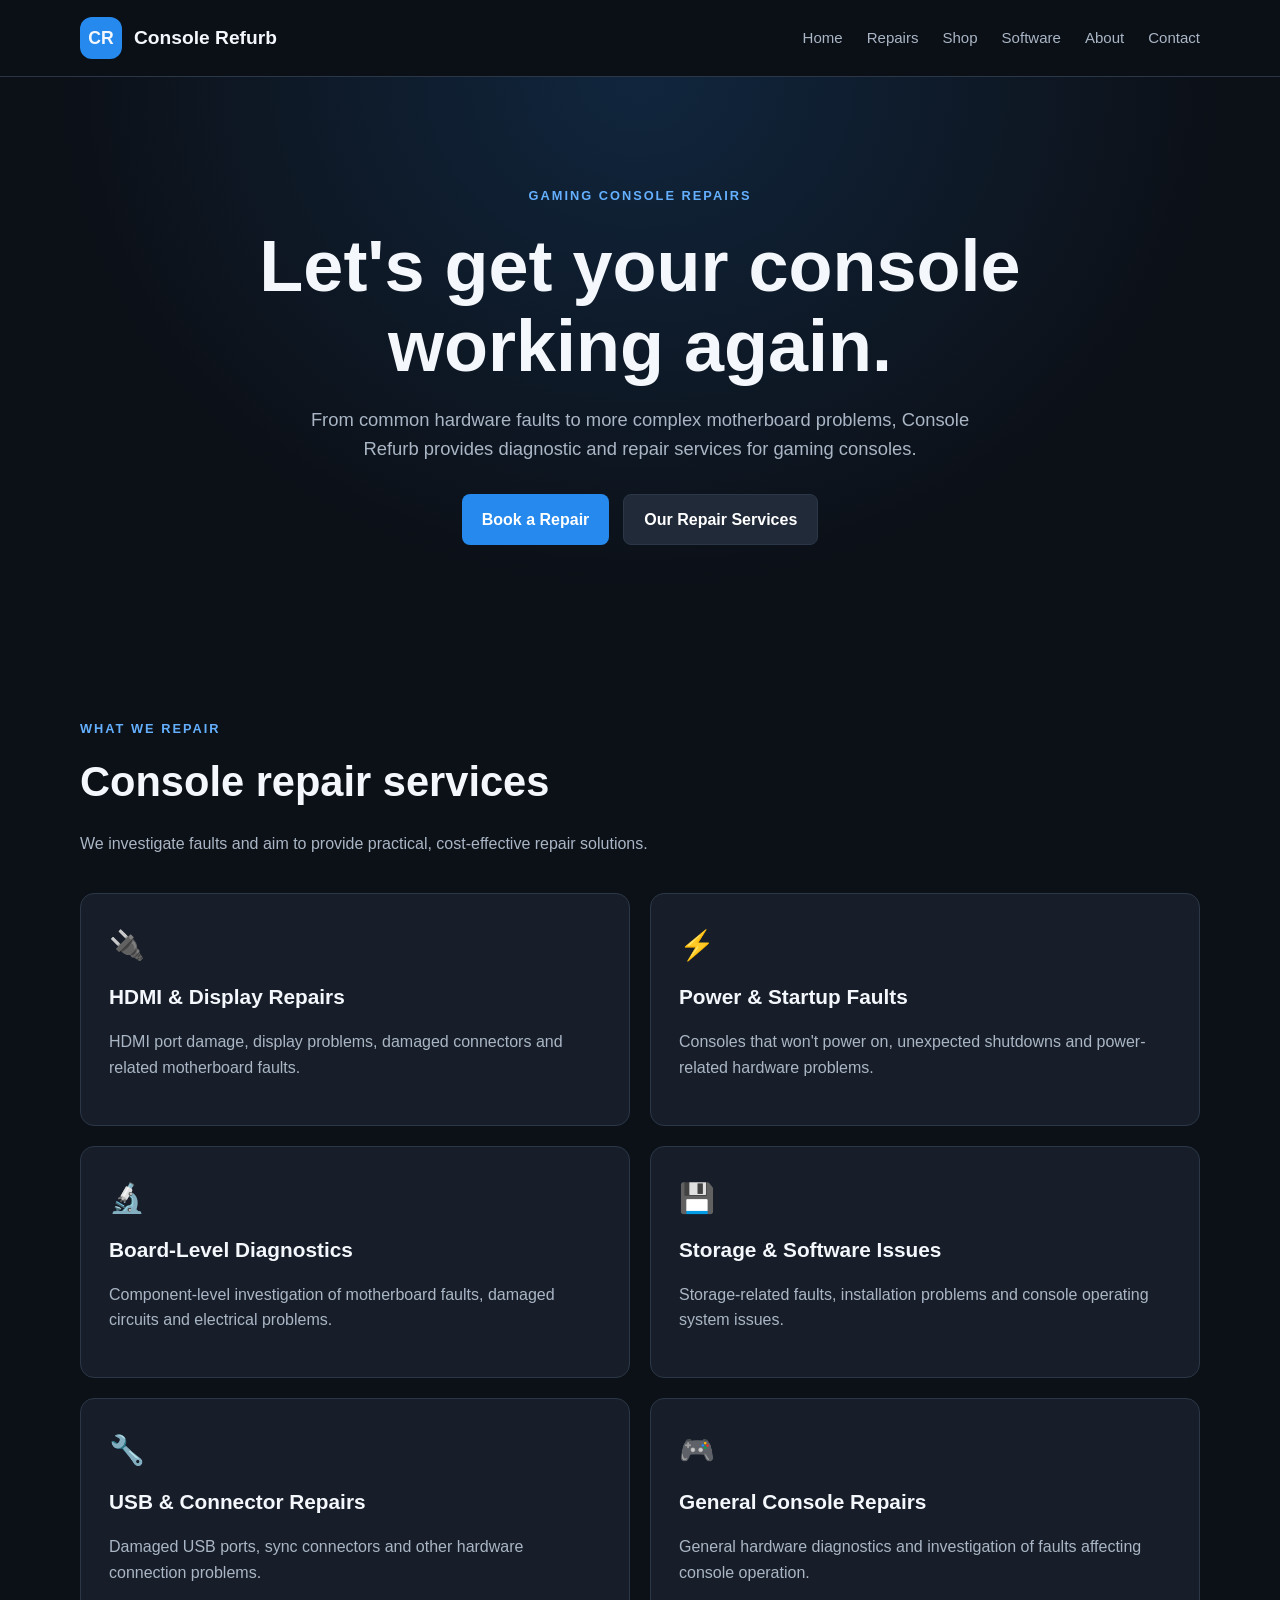
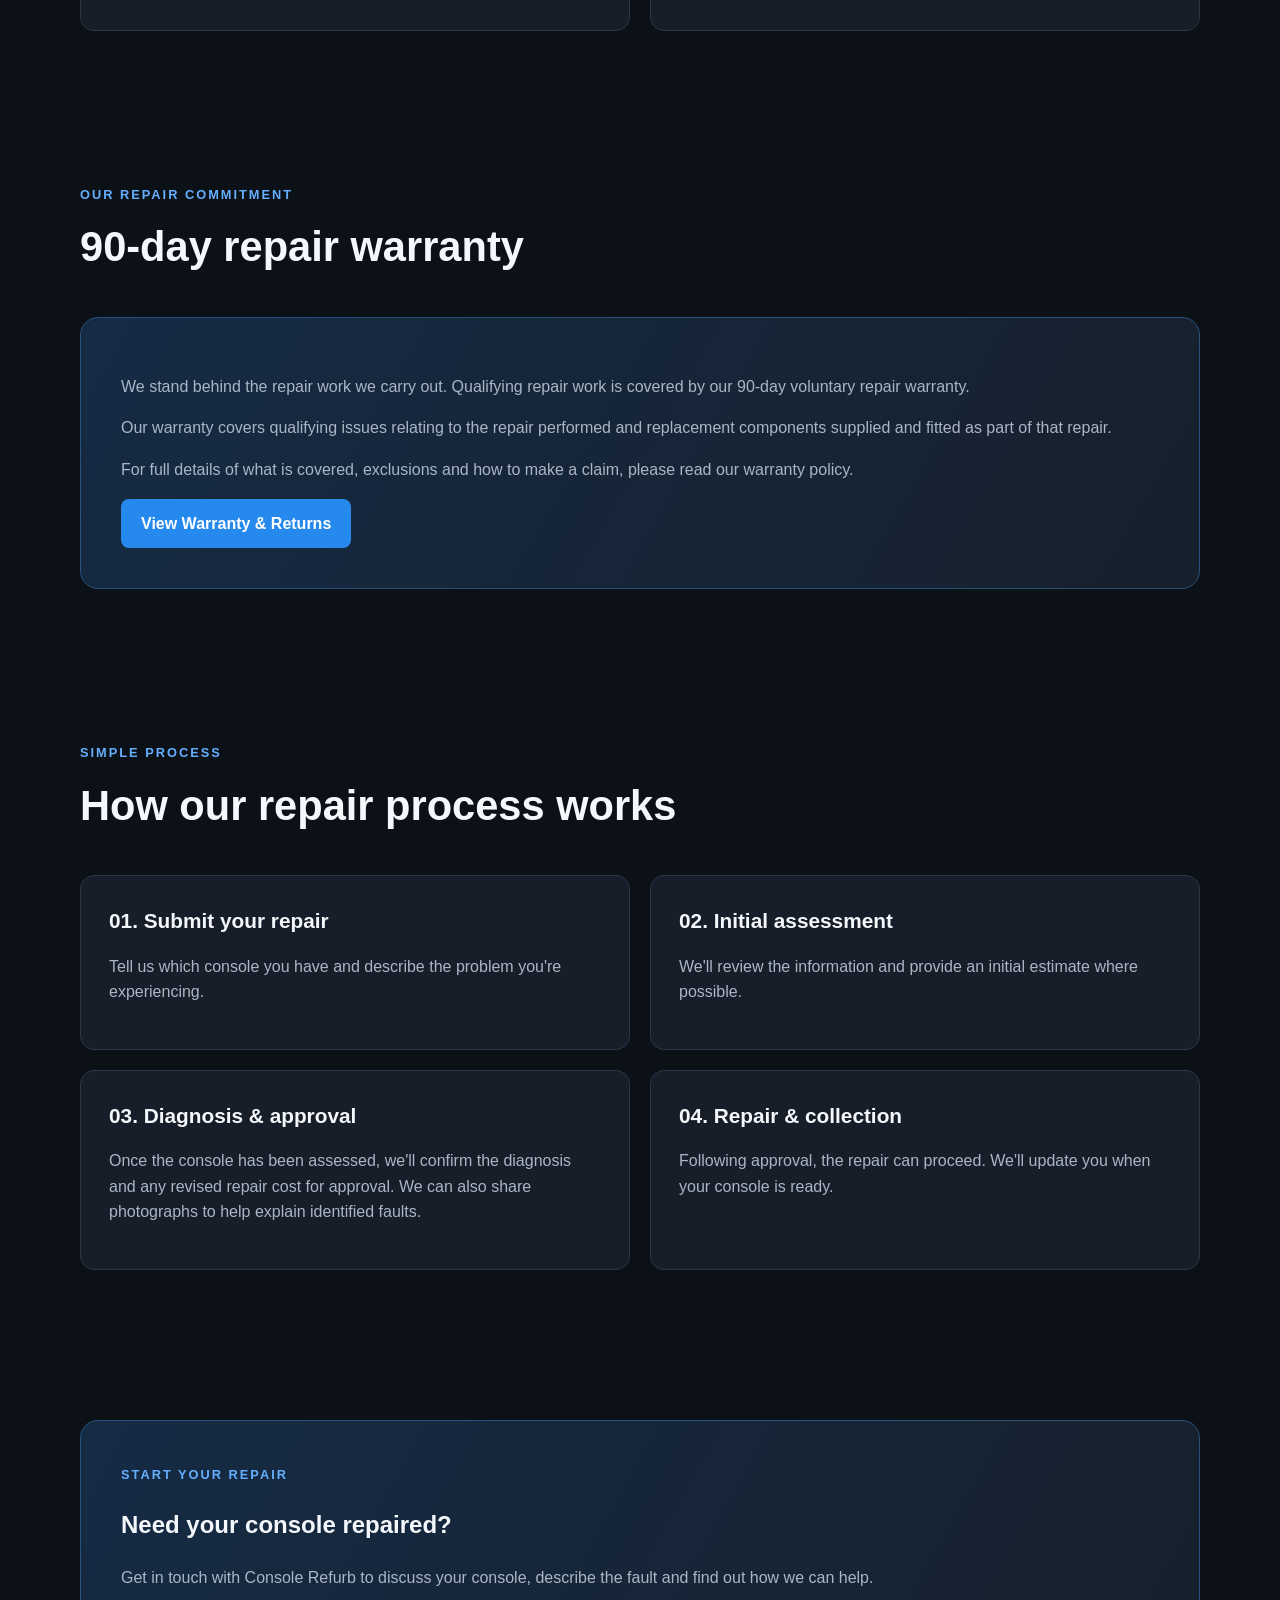
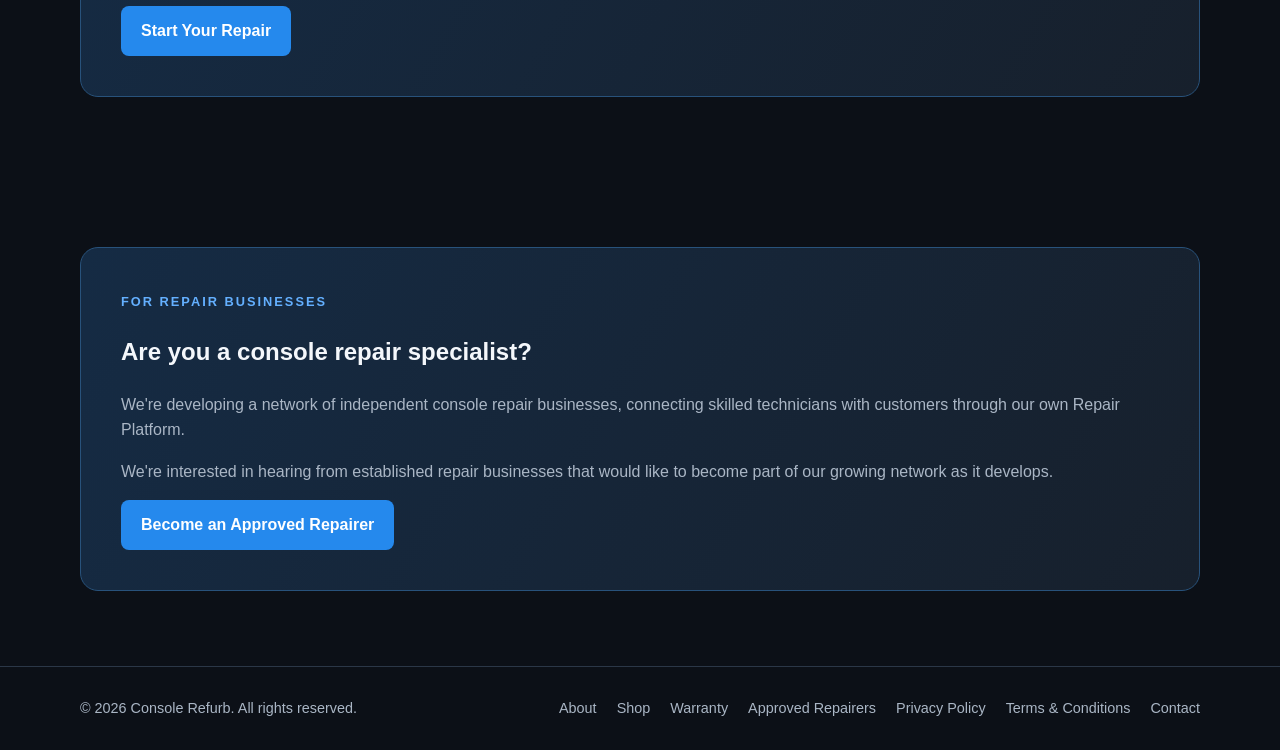
<file: repairs/index.html>
<!DOCTYPE html>

<html lang="en">

<head>
    <meta charset="UTF-8">
    <meta name="viewport" content="width=device-width, initial-scale=1.0">

<meta name="description" content="Console Refurb offers gaming console diagnostics, HDMI repairs, USB repairs and component-level repairs, backed by a 90-day repair warranty.">

<meta name="theme-color" content="#0c1017">

<title>Console Repairs | Console Refurb</title>

<link rel="stylesheet" href="../style.css">

</head>

<body>

<header>
    <div class="container navbar">

    <a href="../index.html" class="brand">
        <span class="brand-mark">CR</span>
        <span>Console Refurb</span>
    </a>

    <nav aria-label="Main navigation">
        <a href="../index.html">Home</a>
        <a href="../repairs/">Repairs</a>
        <a href="../shop/">Shop</a>
        <a href="../software/">Software</a>
        <a href="../about/">About</a>
        <a href="../contact/">Contact</a>
    </nav>

</div>

</header>

<main>

<section class="hero">
    <div class="container">

        <span class="eyebrow">Gaming Console Repairs</span>

        <h1>Let's get your console working again.</h1>

        <p>
            From common hardware faults to more complex motherboard problems,
            Console Refurb provides diagnostic and repair services for gaming
            consoles.
        </p>
<div class="hero-actions">
    <a href="https://repairs.consolerefurb.co.uk" class="button">
        Book a Repair
    </a>
    <a href="#services" class="button secondary">
        Our Repair Services
    </a>
</div>

</section>


<section id="services">
    <div class="container">

        <div class="section-heading">
            <span class="eyebrow">What we repair</span>
            <h2>Console repair services</h2>
            <p>
                We investigate faults and aim to provide practical,
                cost-effective repair solutions.
            </p>
        </div>

        <div class="grid">

            <article class="card">
                <div class="card-icon">🔌</div>
                <h3>HDMI & Display Repairs</h3>
                <p>
                    HDMI port damage, display problems, damaged connectors
                    and related motherboard faults.
                </p>
            </article>

            <article class="card">
                <div class="card-icon">⚡</div>
                <h3>Power & Startup Faults</h3>
                <p>
                    Consoles that won't power on, unexpected shutdowns
                    and power-related hardware problems.
                </p>
            </article>

            <article class="card">
                <div class="card-icon">🔬</div>
                <h3>Board-Level Diagnostics</h3>
                <p>
                    Component-level investigation of motherboard faults,
                    damaged circuits and electrical problems.
                </p>
            </article>

            <article class="card">
                <div class="card-icon">💾</div>
                <h3>Storage & Software Issues</h3>
                <p>
                    Storage-related faults, installation problems
                    and console operating system issues.
                </p>
            </article>

            <article class="card">
                <div class="card-icon">🔧</div>
                <h3>USB & Connector Repairs</h3>
                <p>
                    Damaged USB ports, sync connectors and other
                    hardware connection problems.
                </p>
            </article>

            <article class="card">
                <div class="card-icon">🎮</div>
                <h3>General Console Repairs</h3>
                <p>
                    General hardware diagnostics and investigation
                    of faults affecting console operation.
                </p>
            </article>

        </div>
    </div>
</section>


<section>
    <div class="container">

        <div class="section-heading">
            <span class="eyebrow">Our repair commitment</span>
            <h2>90-day repair warranty</h2>
        </div>

        <div class="highlight">

            <p>
                We stand behind the repair work we carry out.
                Qualifying repair work is covered by our 90-day
                voluntary repair warranty.
            </p>

            <p>
                Our warranty covers qualifying issues relating
                to the repair performed and replacement components
                supplied and fitted as part of that repair.
            </p>

            <p>
                For full details of what is covered, exclusions
                and how to make a claim, please read our warranty policy.
            </p>

            <a href="../warranty/" class="button">
                View Warranty & Returns
            </a>

        </div>
    </div>
</section>


<section>
    <div class="container">

        <div class="section-heading">
            <span class="eyebrow">Simple process</span>
            <h2>How our repair process works</h2>
        </div>

        <div class="grid">

            <article class="card">
                <h3>01. Submit your repair</h3>
                <p>
                    Tell us which console you have and describe
                    the problem you're experiencing.
                </p>
            </article>

            <article class="card">
                <h3>02. Initial assessment</h3>
                <p>
                    We'll review the information and provide an initial
                    estimate where possible.
                </p>
            </article>

            <article class="card">
                <h3>03. Diagnosis & approval</h3>
                <p>
                    Once the console has been assessed, we'll confirm
                    the diagnosis and any revised repair cost for approval.
                    We can also share photographs to help explain
                    identified faults.
                </p>
            </article>

            <article class="card">
                <h3>04. Repair & collection</h3>
                <p>
                    Following approval, the repair can proceed.
                    We'll update you when your console is ready.
                </p>
            </article>

        </div>
    </div>
</section>


<section id="booking">
    <div class="container">

        <div class="highlight">

            <span class="eyebrow">Start your repair</span>

            <h2>Need your console repaired?</h2>

            <p>
                Get in touch with Console Refurb to discuss your console,
                describe the fault and find out how we can help.
            </p>

           <a href="https://repairs.consolerefurb.co.uk" class="button">
    Start Your Repair
</a>

        </div>
    </div>
</section>


<!-- REPAIR PARTNER INVITATION -->

<section>
    <div class="container">

        <div class="highlight">

            <span class="eyebrow">For repair businesses</span>

            <h2>Are you a console repair specialist?</h2>

            <p>
                We're developing a network of independent console
                repair businesses, connecting skilled technicians
                with customers through our own Repair Platform.
            </p>

            <p>
                We're interested in hearing from established repair
                businesses that would like to become part of our
                growing network as it develops.
            </p>

            <a href="../approved-repairers/" class="button">
                Become an Approved Repairer
            </a>

        </div>

    </div>
</section>

</main>

<footer>
    <div class="container footer-content">

    <span>
        © <span id="year"></span> Console Refurb. All rights reserved.
    </span>

    <div class="footer-links">

        <a href="../about/">About</a>
        <a href="../shop/">Shop</a>
        <a href="../warranty/">Warranty</a>
        <a href="../approved-repairers/">Approved Repairers</a>
        <a href="../privacy/">Privacy Policy</a>
        <a href="../terms/">Terms & Conditions</a>
        <a href="../contact/">Contact</a>

    </div>

</div>

</footer>

<script>
    document.getElementById("year").textContent = new Date().getFullYear();
</script>

</body>
</html>
</file>
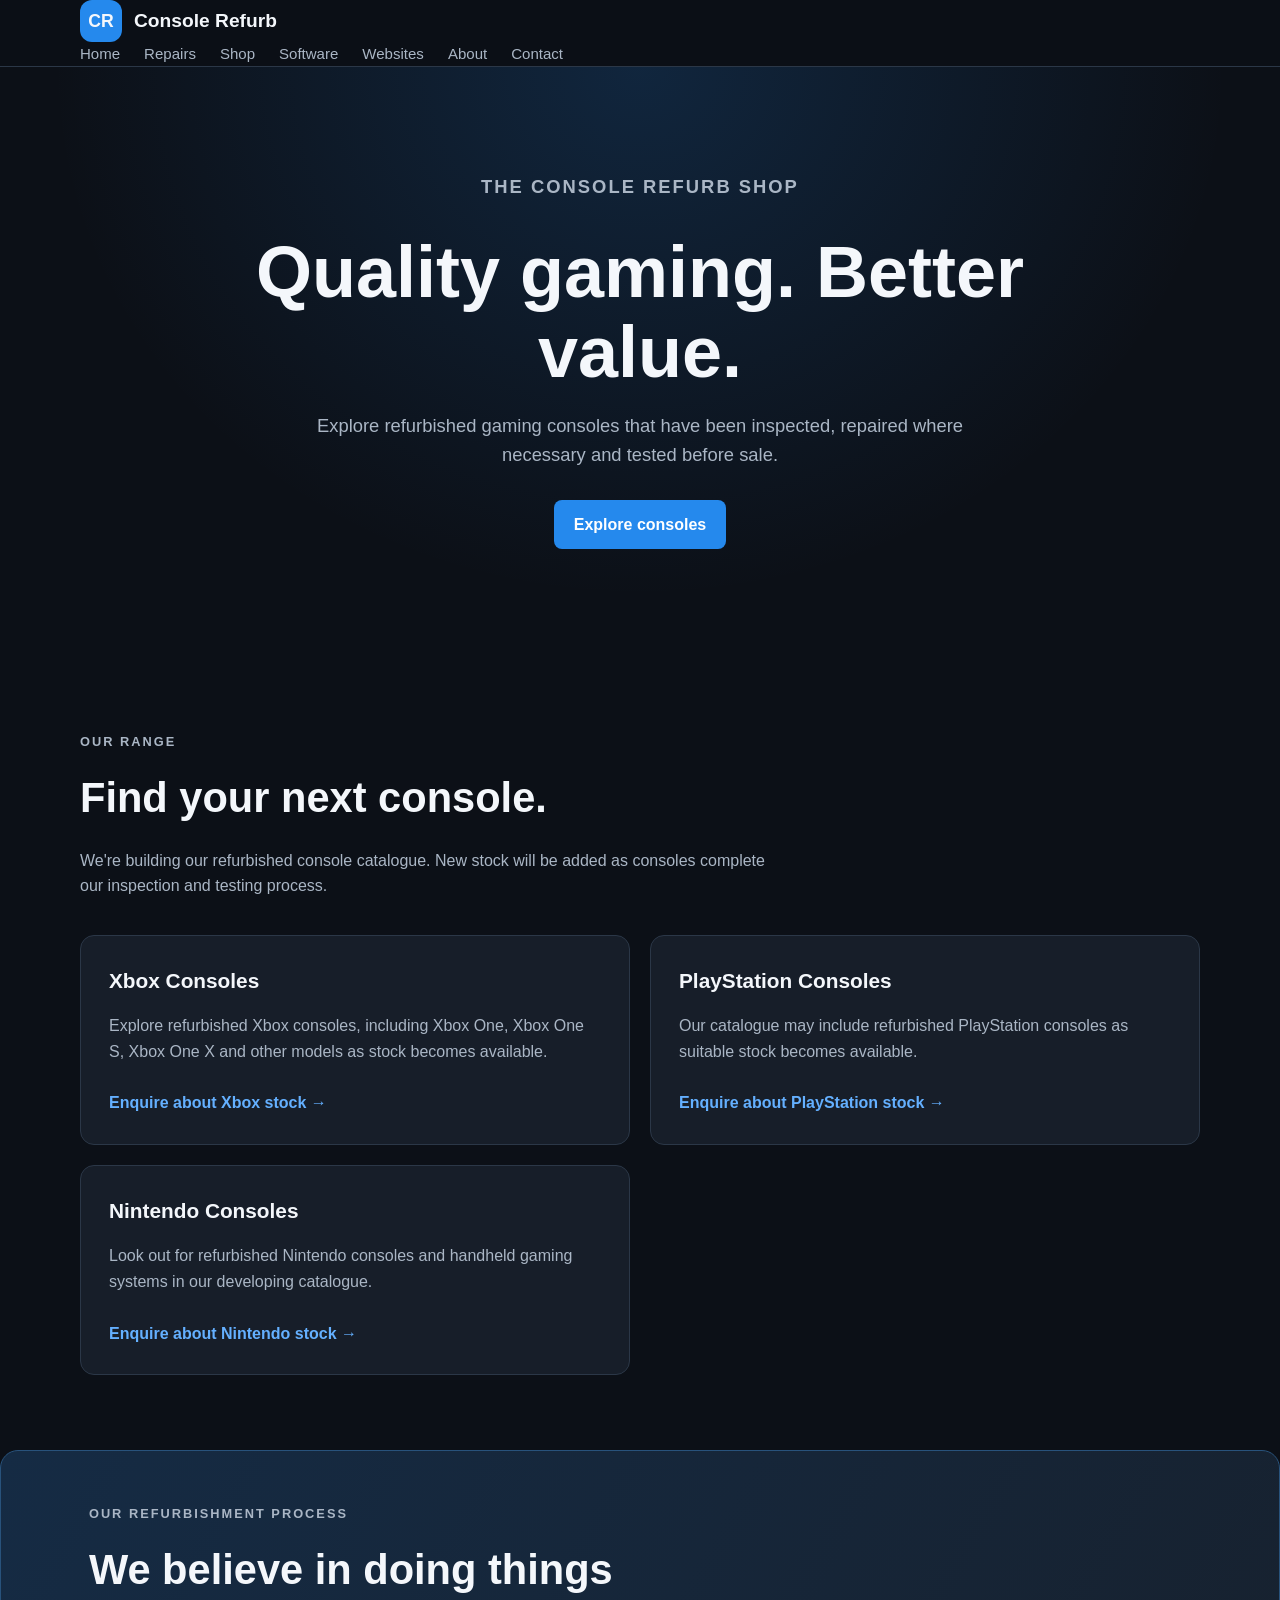
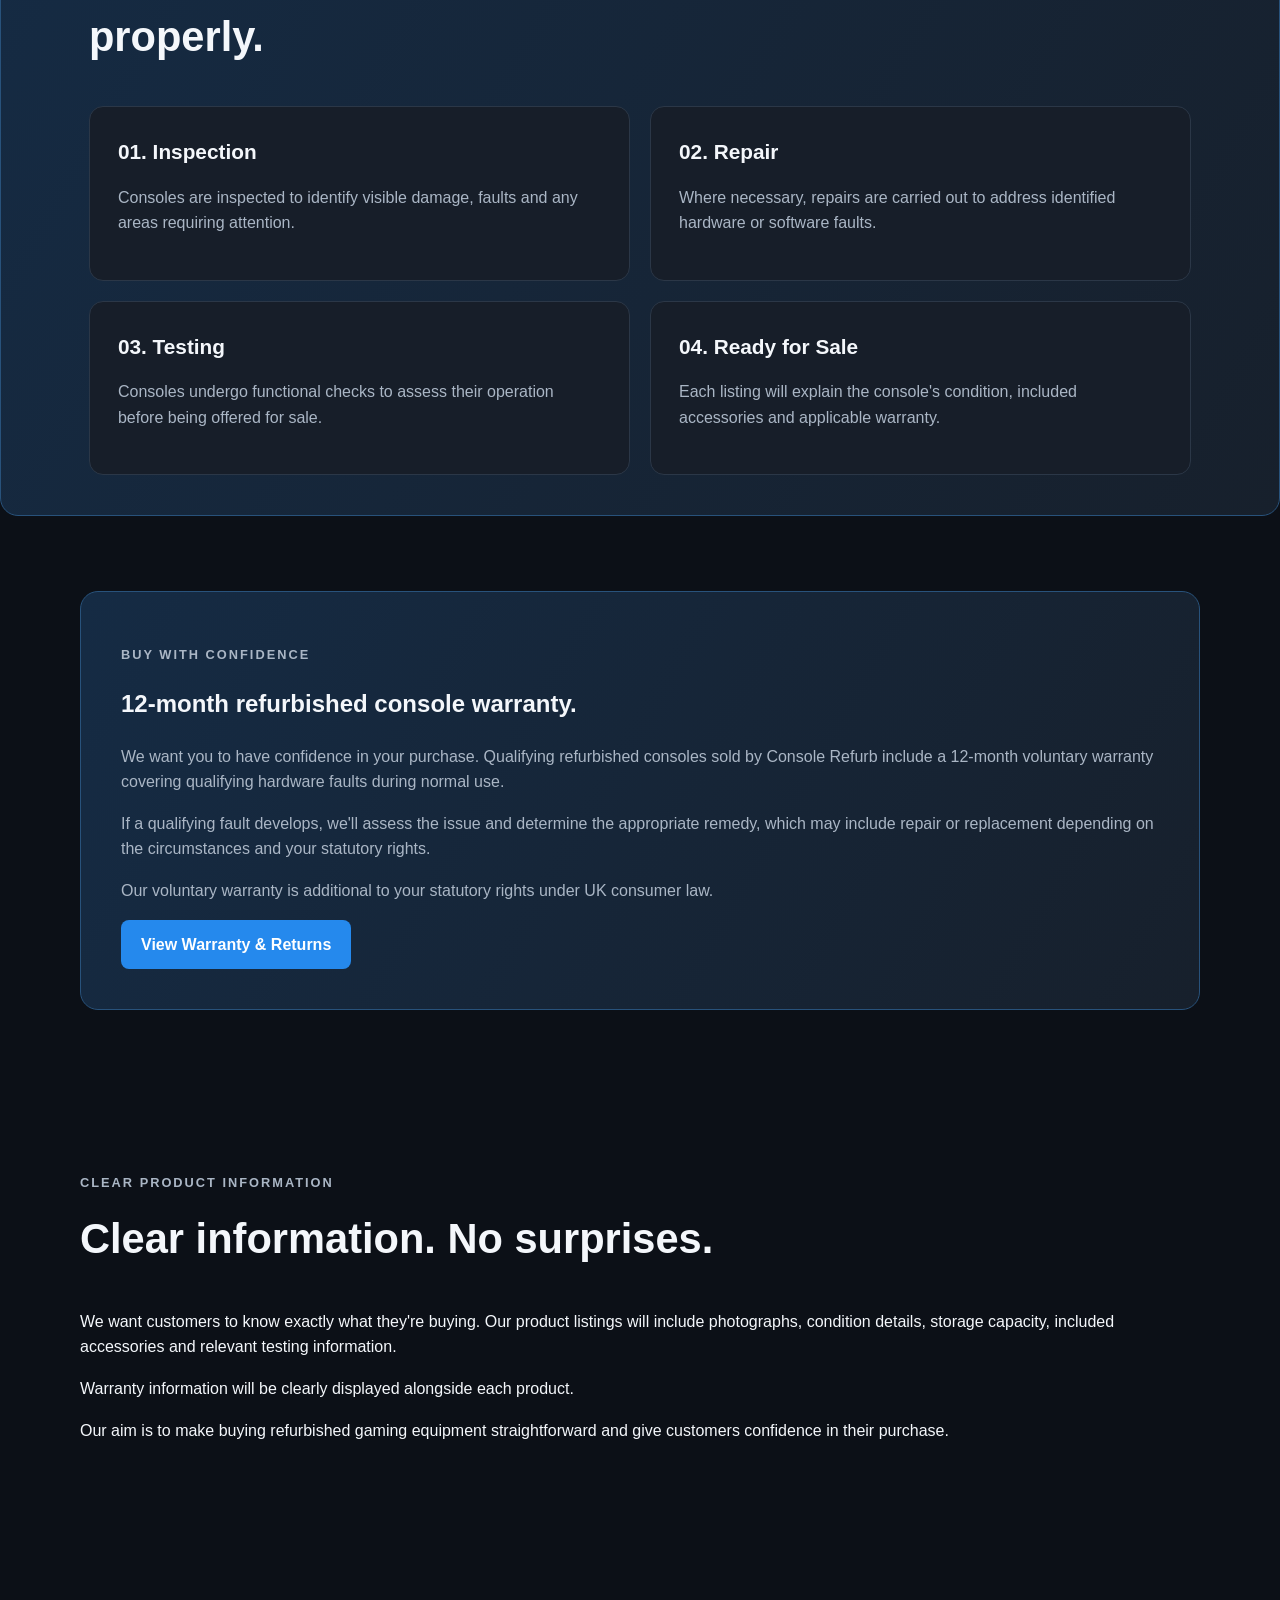
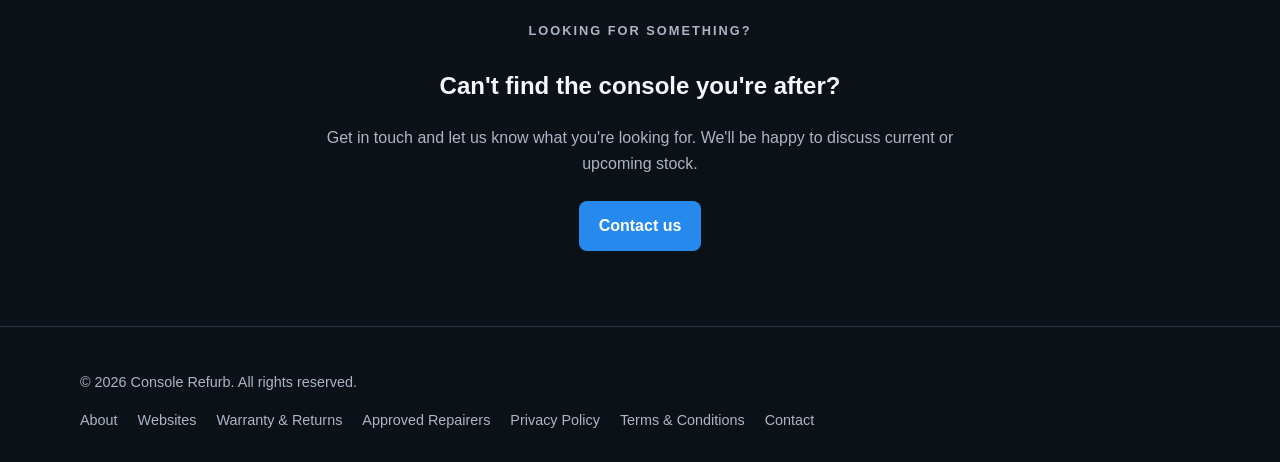
<file: shop/index.html>
<!DOCTYPE html>

<html lang="en">

<head>
    <meta charset="UTF-8">
    <meta name="viewport" content="width=device-width, initial-scale=1.0">

<title>Shop Refurbished Consoles | Console Refurb</title>

<meta name="description" content="Explore refurbished gaming consoles from Console Refurb. Quality inspected and tested consoles, with a 12-month voluntary warranty on qualifying purchases.">

<meta name="theme-color" content="#0c1017">

<link rel="stylesheet" href="../style.css">

</head>

<body>

<header class="site-header">
    <div class="container header-inner">

        <a href="../index.html" class="brand">
            <span class="brand-mark">CR</span>
            <span>Console Refurb</span>
        </a>

        <nav class="main-nav" aria-label="Main navigation">
            <a href="../index.html">Home</a>
            <a href="../repairs/">Repairs</a>
            <a href="./">Shop</a>
            <a href="../software/">Software</a>
            <a href="../websites/">Websites</a>
            <a href="../about/">About</a>
            <a href="../contact/">Contact</a>
        </nav>

    </div>
</header>


<main>

    <!-- HERO -->

    <section class="hero">
        <div class="container">

            <p class="eyebrow">THE CONSOLE REFURB SHOP</p>

            <h1>Quality gaming. Better value.</h1>

            <p class="hero-text">
                Explore refurbished gaming consoles that have
                been inspected, repaired where necessary and
                tested before sale.
            </p>

            <a href="#consoles" class="button">
                Explore consoles
            </a>

        </div>
    </section>


    <!-- CONSOLE CATEGORIES -->

    <section class="section" id="consoles">
        <div class="container">

            <div class="section-heading">

                <p class="eyebrow">OUR RANGE</p>

                <h2>Find your next console.</h2>

                <p>
                    We're building our refurbished console
                    catalogue. New stock will be added as
                    consoles complete our inspection and
                    testing process.
                </p>

            </div>


            <div class="grid">

                <article class="card">

                    <h3>Xbox Consoles</h3>

                    <p>
                        Explore refurbished Xbox consoles,
                        including Xbox One, Xbox One S,
                        Xbox One X and other models as
                        stock becomes available.
                    </p>

                    <a href="../contact/" class="text-link">
                        Enquire about Xbox stock →
                    </a>

                </article>


                <article class="card">

                    <h3>PlayStation Consoles</h3>

                    <p>
                        Our catalogue may include refurbished
                        PlayStation consoles as suitable stock
                        becomes available.
                    </p>

                    <a href="../contact/" class="text-link">
                        Enquire about PlayStation stock →
                    </a>

                </article>


                <article class="card">

                    <h3>Nintendo Consoles</h3>

                    <p>
                        Look out for refurbished Nintendo
                        consoles and handheld gaming systems
                        in our developing catalogue.
                    </p>

                    <a href="../contact/" class="text-link">
                        Enquire about Nintendo stock →
                    </a>

                </article>

            </div>

        </div>
    </section>


    <!-- REFURBISHMENT PROCESS -->

    <section class="section highlight">
        <div class="container">

            <div class="section-heading">

                <p class="eyebrow">OUR REFURBISHMENT PROCESS</p>

                <h2>We believe in doing things properly.</h2>

            </div>


            <div class="grid">

                <article class="card">

                    <h3>01. Inspection</h3>

                    <p>
                        Consoles are inspected to identify
                        visible damage, faults and any
                        areas requiring attention.
                    </p>

                </article>


                <article class="card">

                    <h3>02. Repair</h3>

                    <p>
                        Where necessary, repairs are carried
                        out to address identified hardware
                        or software faults.
                    </p>

                </article>


                <article class="card">

                    <h3>03. Testing</h3>

                    <p>
                        Consoles undergo functional checks
                        to assess their operation before
                        being offered for sale.
                    </p>

                </article>


                <article class="card">

                    <h3>04. Ready for Sale</h3>

                    <p>
                        Each listing will explain the console's
                        condition, included accessories and
                        applicable warranty.
                    </p>

                </article>

            </div>

        </div>
    </section>


    <!-- WARRANTY -->

    <section class="section">
        <div class="container">

            <div class="highlight">

                <p class="eyebrow">BUY WITH CONFIDENCE</p>

                <h2>12-month refurbished console warranty.</h2>

                <p>
                    We want you to have confidence in your purchase.
                    Qualifying refurbished consoles sold by
                    Console Refurb include a 12-month voluntary
                    warranty covering qualifying hardware faults
                    during normal use.
                </p>

                <p>
                    If a qualifying fault develops, we'll assess
                    the issue and determine the appropriate
                    remedy, which may include repair or replacement
                    depending on the circumstances and your
                    statutory rights.
                </p>

                <p>
                    Our voluntary warranty is additional to
                    your statutory rights under UK consumer law.
                </p>

                <a href="../warranty/" class="button">
                    View Warranty & Returns
                </a>

            </div>

        </div>
    </section>


    <!-- PRODUCT INFORMATION -->

    <section class="section">
        <div class="container">

            <div class="section-heading">

                <p class="eyebrow">CLEAR PRODUCT INFORMATION</p>

                <h2>Clear information. No surprises.</h2>

            </div>


            <div class="content-block">

                <p>
                    We want customers to know exactly what
                    they're buying. Our product listings will
                    include photographs, condition details,
                    storage capacity, included accessories
                    and relevant testing information.
                </p>

                <p>
                    Warranty information will be clearly
                    displayed alongside each product.
                </p>

                <p>
                    Our aim is to make buying refurbished
                    gaming equipment straightforward and
                    give customers confidence in their purchase.
                </p>

            </div>

        </div>
    </section>


    <!-- CONTACT -->

    <section class="section contact-section">
        <div class="container">

            <p class="eyebrow">LOOKING FOR SOMETHING?</p>

            <h2>Can't find the console you're after?</h2>

            <p>
                Get in touch and let us know what you're
                looking for. We'll be happy to discuss
                current or upcoming stock.
            </p>

            <a href="../contact/" class="button">
                Contact us
            </a>

        </div>
    </section>

</main>


<!-- FOOTER -->

<footer class="site-footer">
    <div class="container">

        <p>
            © <span id="year"></span> Console Refurb.
            All rights reserved.
        </p>

        <div class="footer-links">

            <a href="../about/">About</a>

            <a href="../websites/">Websites</a>

            <a href="../warranty/">Warranty & Returns</a>

            <a href="../approved-repairers/">Approved Repairers</a>

            <a href="../privacy/">Privacy Policy</a>

            <a href="../terms/">Terms & Conditions</a>

            <a href="../contact/">Contact</a>

        </div>

    </div>
</footer>


<script>
    document.getElementById("year").textContent =
        new Date().getFullYear();
</script>

</body>
</html>
</file>
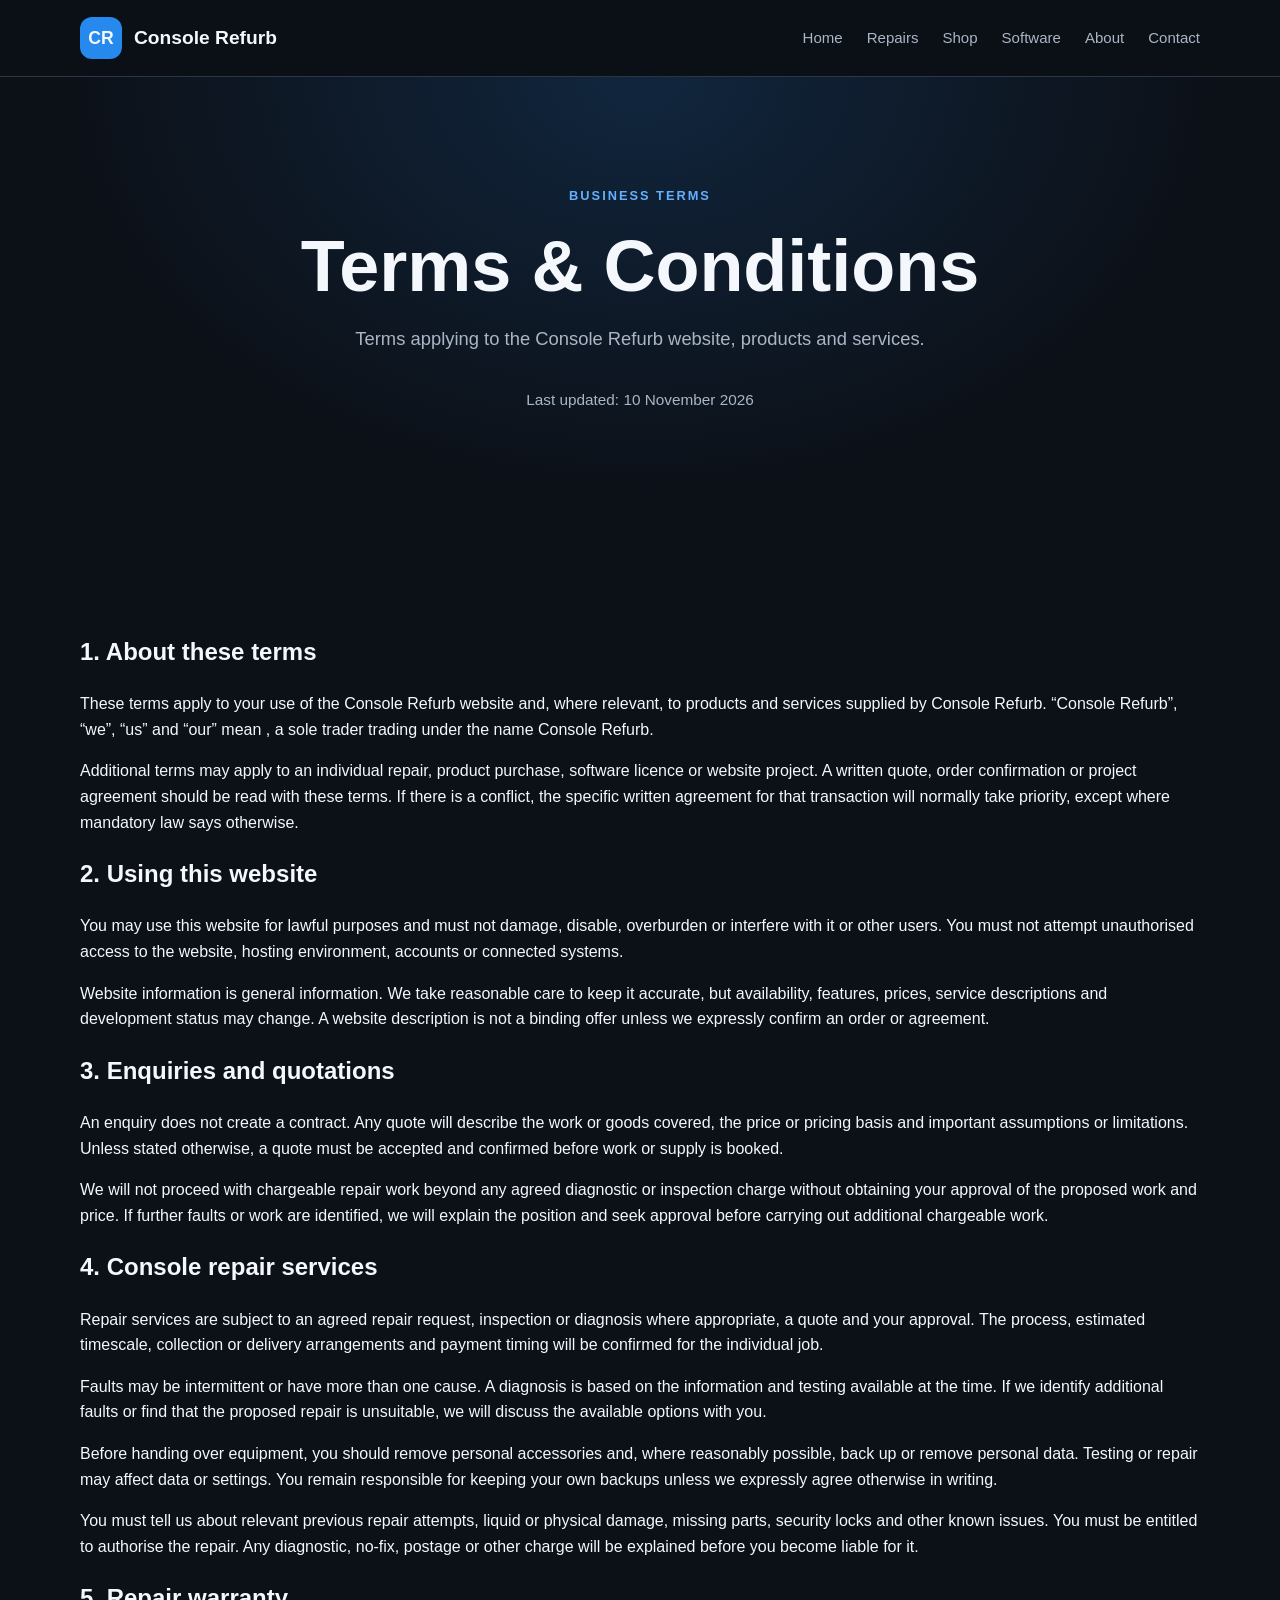
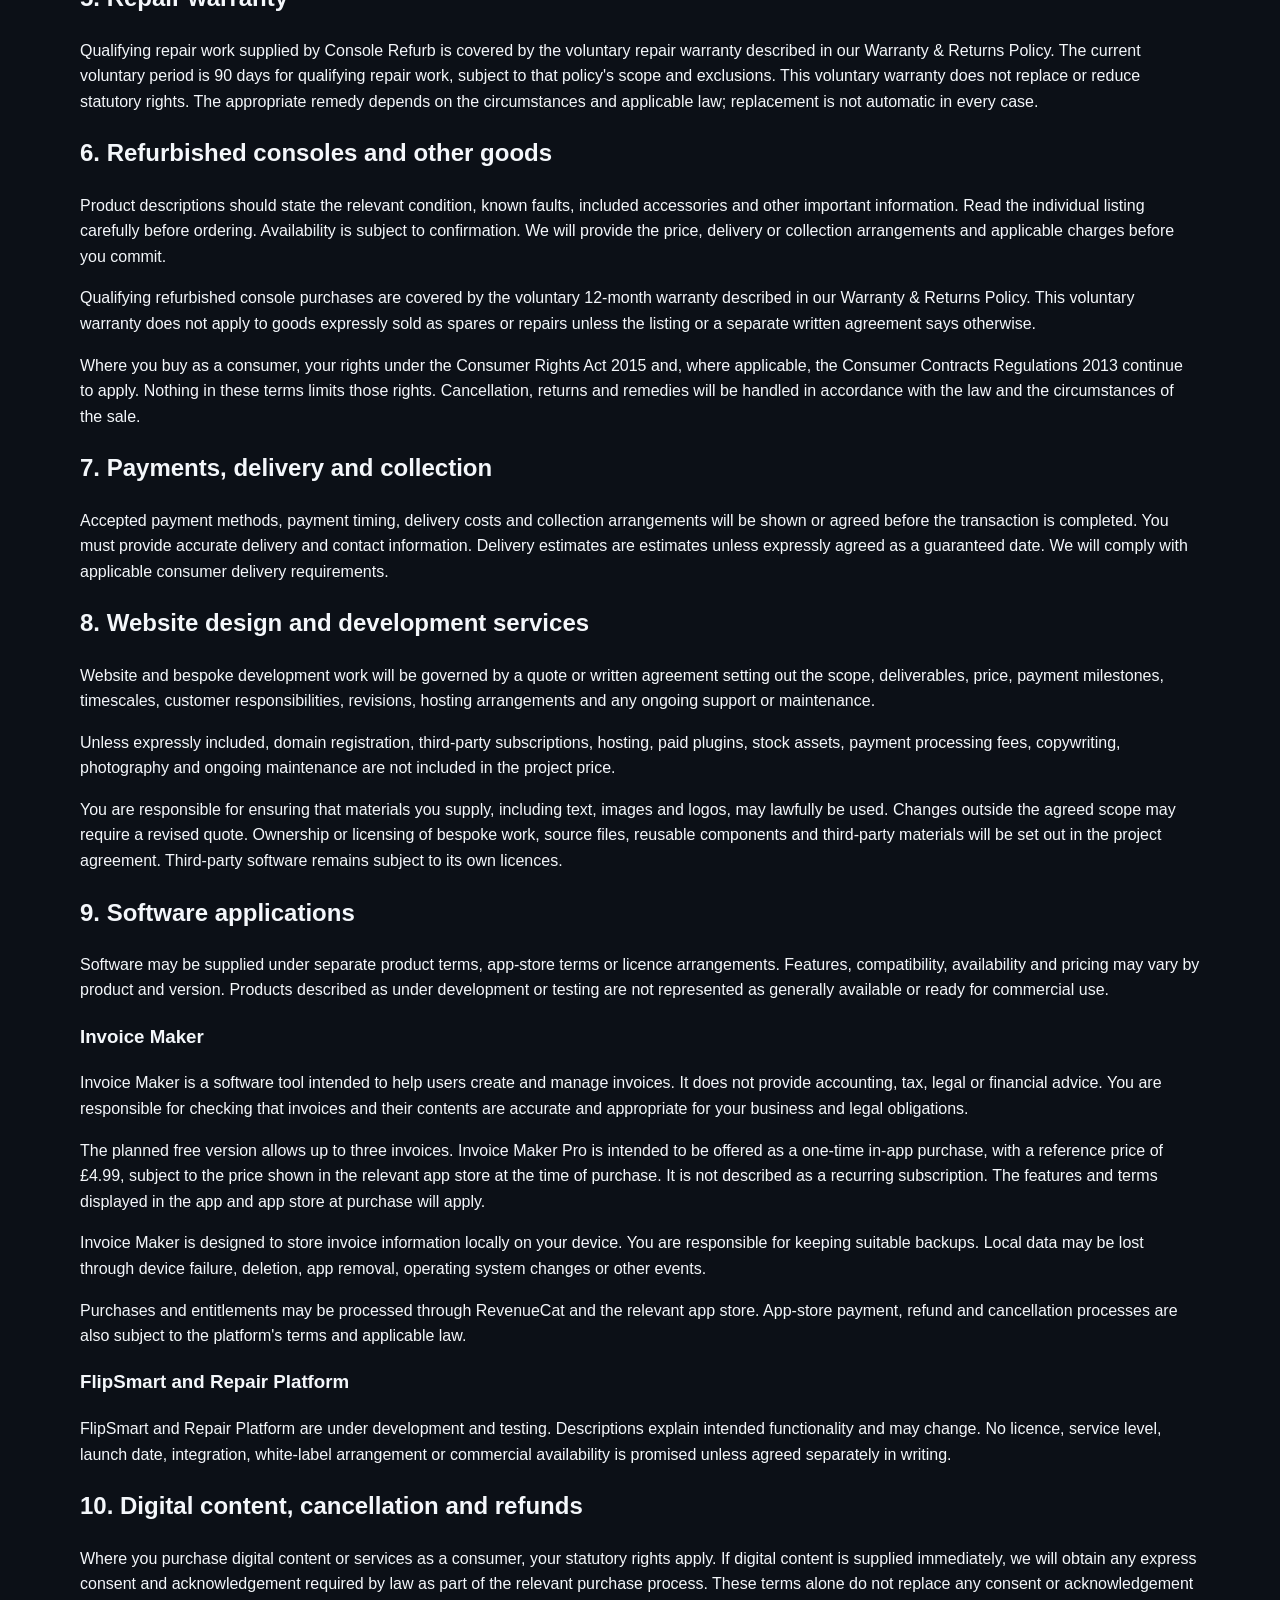
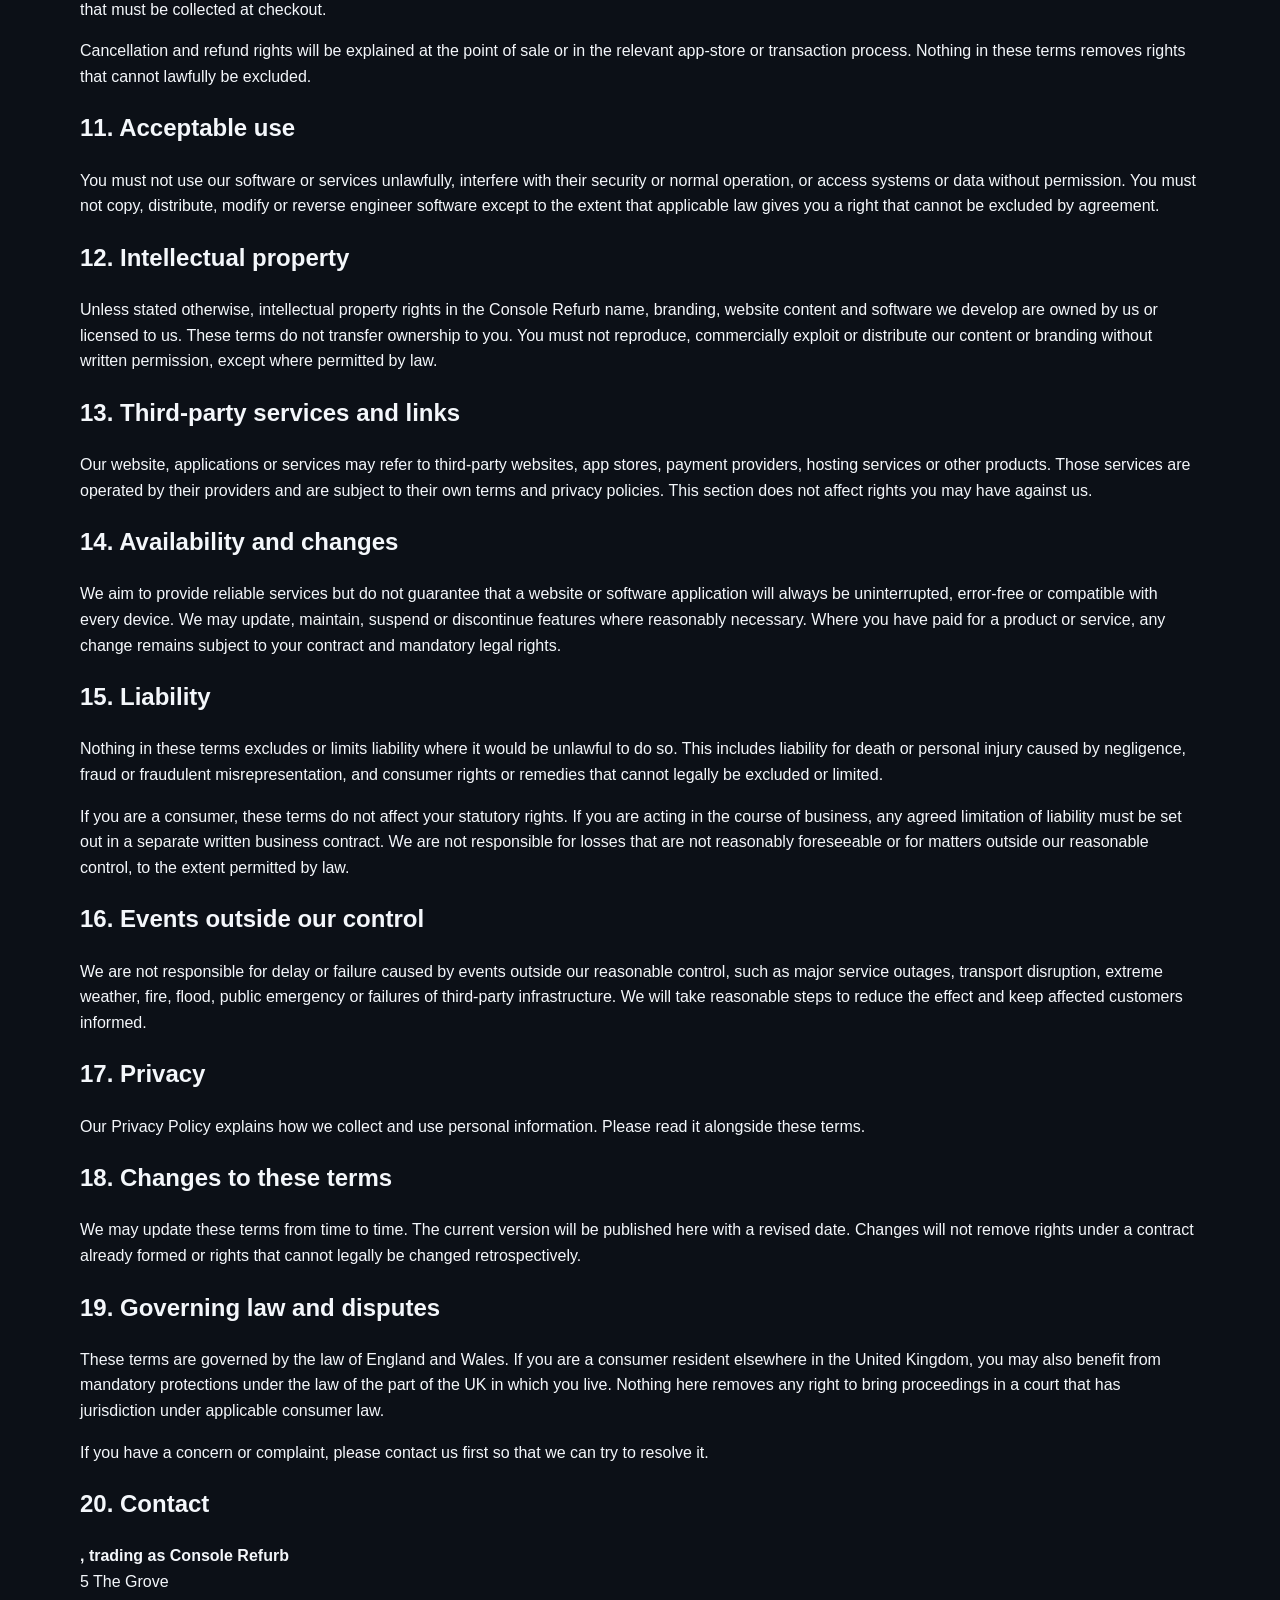
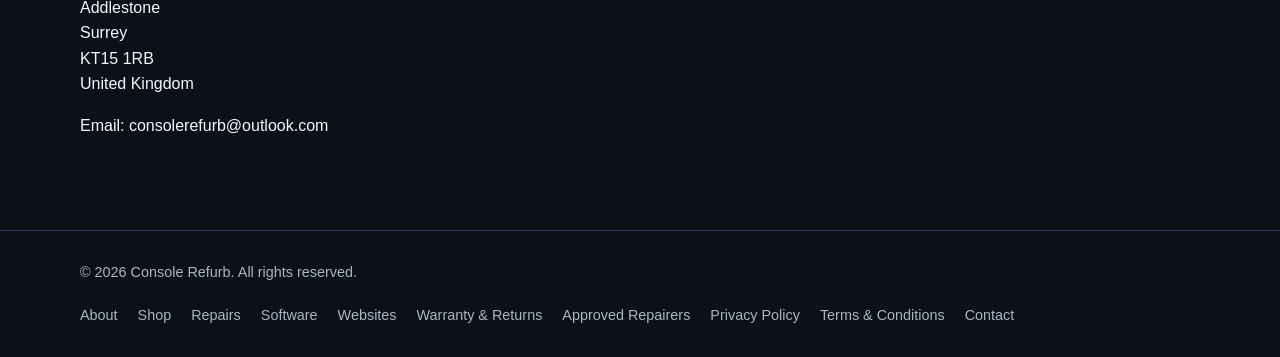
<file: terms/index.html>
<!DOCTYPE html>
<html lang="en">
<head>
<meta charset="UTF-8">
<meta name="viewport" content="width=device-width, initial-scale=1.0">
<meta name="description" content="Terms and conditions for using the Console Refurb website, repair services, refurbished products and software.">
<meta name="theme-color" content="#0c1017">
<title>Terms &amp; Conditions | Console Refurb</title>
<link rel="stylesheet" href="../style.css">
</head>
<body>
<header><div class="container navbar">
<a href="../" class="brand"><span class="brand-mark">CR</span><span>Console Refurb</span></a>
<nav aria-label="Main navigation">
<a href="../">Home</a><a href="../repairs/">Repairs</a><a href="../shop/">Shop</a><a href="../software/">Software</a><a href="../about/">About</a><a href="../contact/">Contact</a>
</nav></div></header>
<main>
<section class="hero"><div class="container">
<span class="eyebrow">BUSINESS TERMS</span><h1>Terms &amp; Conditions</h1>
<p>Terms applying to the Console Refurb website, products and services.</p>
<p><small>Last updated: 10 November 2026</small></p>
</div></section>
<section><div class="container">

<div class="content-block">
<h2>1. About these terms</h2>
<p>These terms apply to your use of the Console Refurb website and, where relevant, to products and services supplied by Console Refurb. “Console Refurb”, “we”, “us” and “our” mean <strong></strong>, a sole trader trading under the name Console Refurb.</p>
<p>Additional terms may apply to an individual repair, product purchase, software licence or website project. A written quote, order confirmation or project agreement should be read with these terms. If there is a conflict, the specific written agreement for that transaction will normally take priority, except where mandatory law says otherwise.</p>

<h2>2. Using this website</h2>
<p>You may use this website for lawful purposes and must not damage, disable, overburden or interfere with it or other users. You must not attempt unauthorised access to the website, hosting environment, accounts or connected systems.</p>
<p>Website information is general information. We take reasonable care to keep it accurate, but availability, features, prices, service descriptions and development status may change. A website description is not a binding offer unless we expressly confirm an order or agreement.</p>

<h2>3. Enquiries and quotations</h2>
<p>An enquiry does not create a contract. Any quote will describe the work or goods covered, the price or pricing basis and important assumptions or limitations. Unless stated otherwise, a quote must be accepted and confirmed before work or supply is booked.</p>
<p>We will not proceed with chargeable repair work beyond any agreed diagnostic or inspection charge without obtaining your approval of the proposed work and price. If further faults or work are identified, we will explain the position and seek approval before carrying out additional chargeable work.</p>

<h2>4. Console repair services</h2>
<p>Repair services are subject to an agreed repair request, inspection or diagnosis where appropriate, a quote and your approval. The process, estimated timescale, collection or delivery arrangements and payment timing will be confirmed for the individual job.</p>
<p>Faults may be intermittent or have more than one cause. A diagnosis is based on the information and testing available at the time. If we identify additional faults or find that the proposed repair is unsuitable, we will discuss the available options with you.</p>
<p>Before handing over equipment, you should remove personal accessories and, where reasonably possible, back up or remove personal data. Testing or repair may affect data or settings. You remain responsible for keeping your own backups unless we expressly agree otherwise in writing.</p>
<p>You must tell us about relevant previous repair attempts, liquid or physical damage, missing parts, security locks and other known issues. You must be entitled to authorise the repair. Any diagnostic, no-fix, postage or other charge will be explained before you become liable for it.</p>

<h2>5. Repair warranty</h2>
<p>Qualifying repair work supplied by Console Refurb is covered by the voluntary repair warranty described in our <a href="../warranty/">Warranty &amp; Returns Policy</a>. The current voluntary period is 90 days for qualifying repair work, subject to that policy's scope and exclusions. This voluntary warranty does not replace or reduce statutory rights. The appropriate remedy depends on the circumstances and applicable law; replacement is not automatic in every case.</p>

<h2>6. Refurbished consoles and other goods</h2>
<p>Product descriptions should state the relevant condition, known faults, included accessories and other important information. Read the individual listing carefully before ordering. Availability is subject to confirmation. We will provide the price, delivery or collection arrangements and applicable charges before you commit.</p>
<p>Qualifying refurbished console purchases are covered by the voluntary 12-month warranty described in our <a href="../warranty/">Warranty &amp; Returns Policy</a>. This voluntary warranty does not apply to goods expressly sold as spares or repairs unless the listing or a separate written agreement says otherwise.</p>
<p>Where you buy as a consumer, your rights under the Consumer Rights Act 2015 and, where applicable, the Consumer Contracts Regulations 2013 continue to apply. Nothing in these terms limits those rights. Cancellation, returns and remedies will be handled in accordance with the law and the circumstances of the sale.</p>

<h2>7. Payments, delivery and collection</h2>
<p>Accepted payment methods, payment timing, delivery costs and collection arrangements will be shown or agreed before the transaction is completed. You must provide accurate delivery and contact information. Delivery estimates are estimates unless expressly agreed as a guaranteed date. We will comply with applicable consumer delivery requirements.</p>

<h2>8. Website design and development services</h2>
<p>Website and bespoke development work will be governed by a quote or written agreement setting out the scope, deliverables, price, payment milestones, timescales, customer responsibilities, revisions, hosting arrangements and any ongoing support or maintenance.</p>
<p>Unless expressly included, domain registration, third-party subscriptions, hosting, paid plugins, stock assets, payment processing fees, copywriting, photography and ongoing maintenance are not included in the project price.</p>
<p>You are responsible for ensuring that materials you supply, including text, images and logos, may lawfully be used. Changes outside the agreed scope may require a revised quote. Ownership or licensing of bespoke work, source files, reusable components and third-party materials will be set out in the project agreement. Third-party software remains subject to its own licences.</p>

<h2>9. Software applications</h2>
<p>Software may be supplied under separate product terms, app-store terms or licence arrangements. Features, compatibility, availability and pricing may vary by product and version. Products described as under development or testing are not represented as generally available or ready for commercial use.</p>
<h3>Invoice Maker</h3>
<p>Invoice Maker is a software tool intended to help users create and manage invoices. It does not provide accounting, tax, legal or financial advice. You are responsible for checking that invoices and their contents are accurate and appropriate for your business and legal obligations.</p>
<p>The planned free version allows up to three invoices. Invoice Maker Pro is intended to be offered as a one-time in-app purchase, with a reference price of £4.99, subject to the price shown in the relevant app store at the time of purchase. It is not described as a recurring subscription. The features and terms displayed in the app and app store at purchase will apply.</p>
<p>Invoice Maker is designed to store invoice information locally on your device. You are responsible for keeping suitable backups. Local data may be lost through device failure, deletion, app removal, operating system changes or other events.</p>
<p>Purchases and entitlements may be processed through RevenueCat and the relevant app store. App-store payment, refund and cancellation processes are also subject to the platform's terms and applicable law.</p>
<h3>FlipSmart and Repair Platform</h3>
<p>FlipSmart and Repair Platform are under development and testing. Descriptions explain intended functionality and may change. No licence, service level, launch date, integration, white-label arrangement or commercial availability is promised unless agreed separately in writing.</p>

<h2>10. Digital content, cancellation and refunds</h2>
<p>Where you purchase digital content or services as a consumer, your statutory rights apply. If digital content is supplied immediately, we will obtain any express consent and acknowledgement required by law as part of the relevant purchase process. These terms alone do not replace any consent or acknowledgement that must be collected at checkout.</p>
<p>Cancellation and refund rights will be explained at the point of sale or in the relevant app-store or transaction process. Nothing in these terms removes rights that cannot lawfully be excluded.</p>

<h2>11. Acceptable use</h2>
<p>You must not use our software or services unlawfully, interfere with their security or normal operation, or access systems or data without permission. You must not copy, distribute, modify or reverse engineer software except to the extent that applicable law gives you a right that cannot be excluded by agreement.</p>

<h2>12. Intellectual property</h2>
<p>Unless stated otherwise, intellectual property rights in the Console Refurb name, branding, website content and software we develop are owned by us or licensed to us. These terms do not transfer ownership to you. You must not reproduce, commercially exploit or distribute our content or branding without written permission, except where permitted by law.</p>

<h2>13. Third-party services and links</h2>
<p>Our website, applications or services may refer to third-party websites, app stores, payment providers, hosting services or other products. Those services are operated by their providers and are subject to their own terms and privacy policies. This section does not affect rights you may have against us.</p>

<h2>14. Availability and changes</h2>
<p>We aim to provide reliable services but do not guarantee that a website or software application will always be uninterrupted, error-free or compatible with every device. We may update, maintain, suspend or discontinue features where reasonably necessary. Where you have paid for a product or service, any change remains subject to your contract and mandatory legal rights.</p>

<h2>15. Liability</h2>
<p>Nothing in these terms excludes or limits liability where it would be unlawful to do so. This includes liability for death or personal injury caused by negligence, fraud or fraudulent misrepresentation, and consumer rights or remedies that cannot legally be excluded or limited.</p>
<p>If you are a consumer, these terms do not affect your statutory rights. If you are acting in the course of business, any agreed limitation of liability must be set out in a separate written business contract. We are not responsible for losses that are not reasonably foreseeable or for matters outside our reasonable control, to the extent permitted by law.</p>

<h2>16. Events outside our control</h2>
<p>We are not responsible for delay or failure caused by events outside our reasonable control, such as major service outages, transport disruption, extreme weather, fire, flood, public emergency or failures of third-party infrastructure. We will take reasonable steps to reduce the effect and keep affected customers informed.</p>

<h2>17. Privacy</h2>
<p>Our <a href="../privacy/">Privacy Policy</a> explains how we collect and use personal information. Please read it alongside these terms.</p>

<h2>18. Changes to these terms</h2>
<p>We may update these terms from time to time. The current version will be published here with a revised date. Changes will not remove rights under a contract already formed or rights that cannot legally be changed retrospectively.</p>

<h2>19. Governing law and disputes</h2>
<p>These terms are governed by the law of England and Wales. If you are a consumer resident elsewhere in the United Kingdom, you may also benefit from mandatory protections under the law of the part of the UK in which you live. Nothing here removes any right to bring proceedings in a court that has jurisdiction under applicable consumer law.</p>
<p>If you have a concern or complaint, please contact us first so that we can try to resolve it.</p>

<h2>20. Contact</h2>
<p><strong>, trading as Console Refurb</strong><br>
5 The Grove<br>Addlestone<br>Surrey<br>KT15 1RB<br>United Kingdom</p>
<p>Email: <a href="mailto:consolerefurb@outlook.com">consolerefurb@outlook.com</a></p>
</div></div></section>
</main>
<footer><div class="container footer-content">
<span>© <span id="year"></span> Console Refurb. All rights reserved.</span>
<div class="footer-links">
<a href="../about/">About</a><a href="../shop/">Shop</a><a href="../repairs/">Repairs</a><a href="../software/">Software</a><a href="../websites/">Websites</a><a href="../warranty/">Warranty &amp; Returns</a><a href="../approved-repairers/">Approved Repairers</a><a href="../privacy/">Privacy Policy</a><a href="../terms/">Terms &amp; Conditions</a><a href="../contact/">Contact</a>
</div></div></footer>
<script>document.getElementById("year").textContent = new Date().getFullYear();</script>
</body></html>
</file>
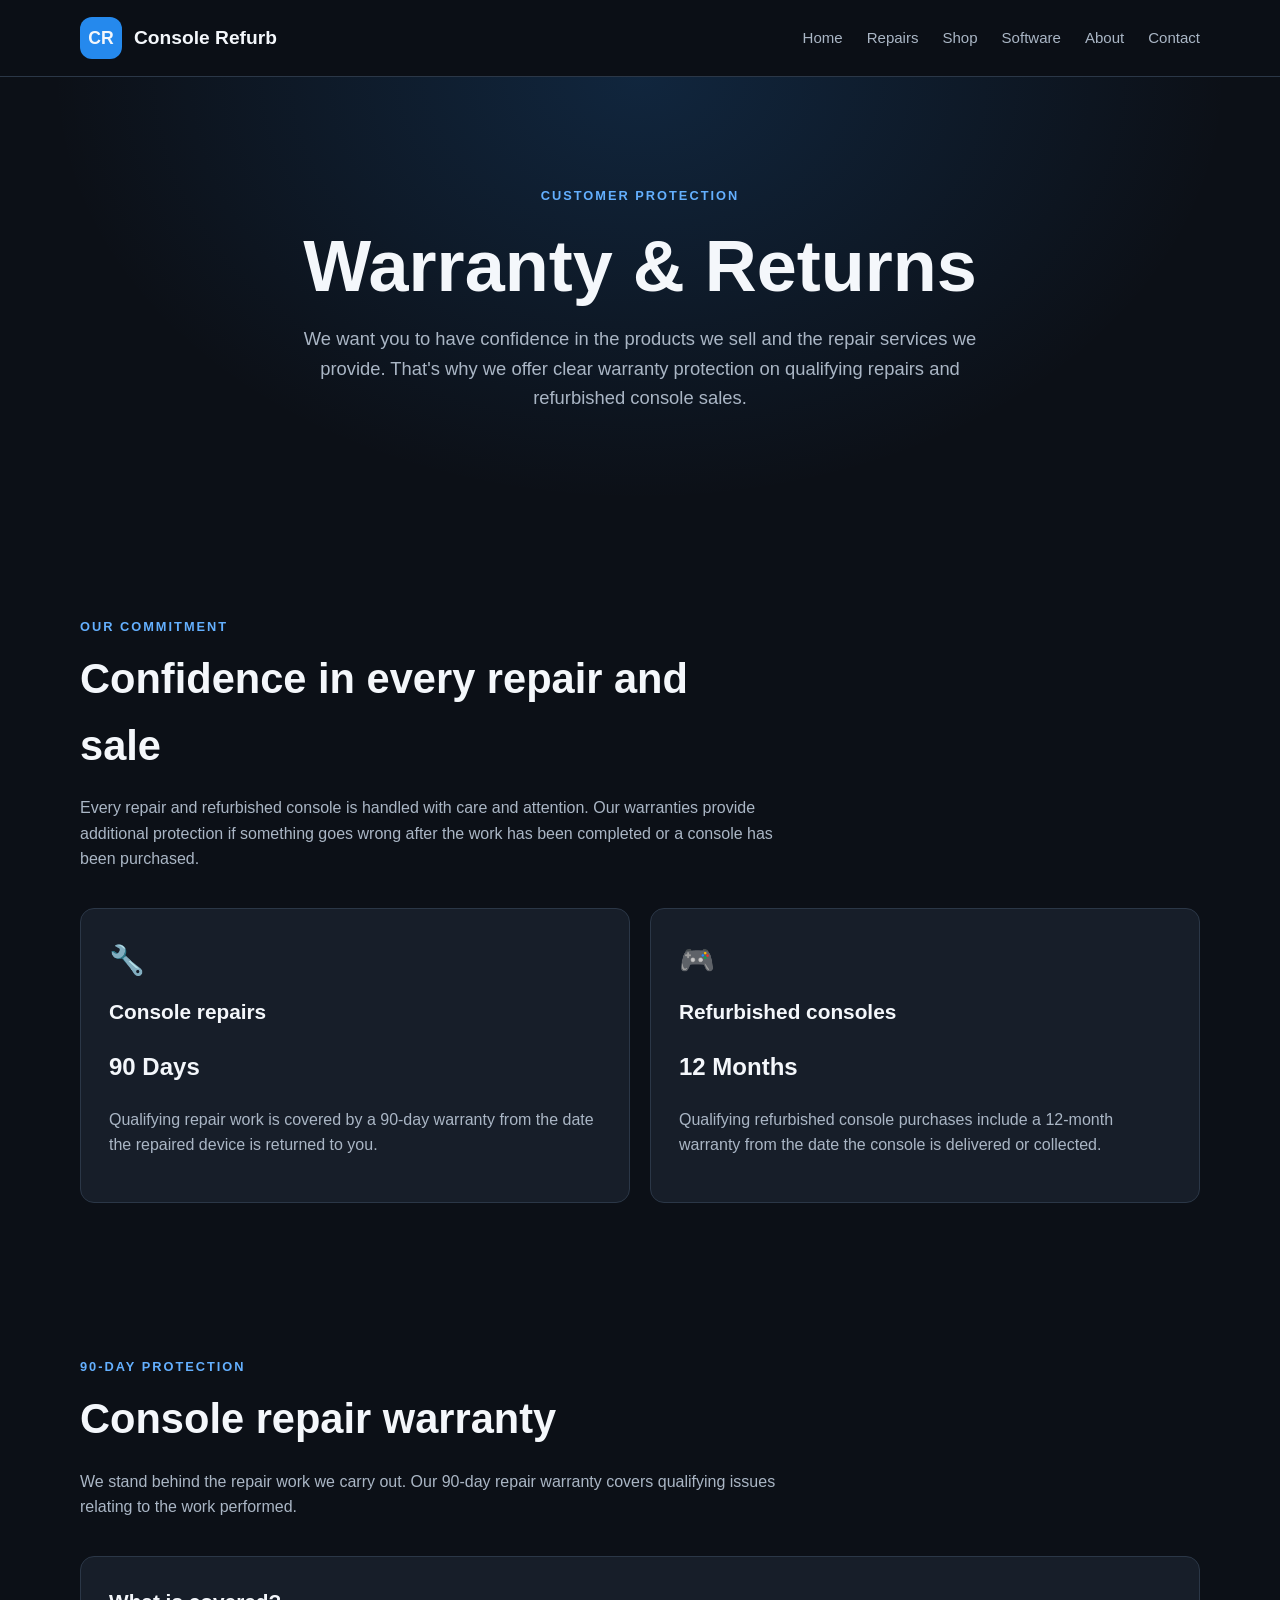
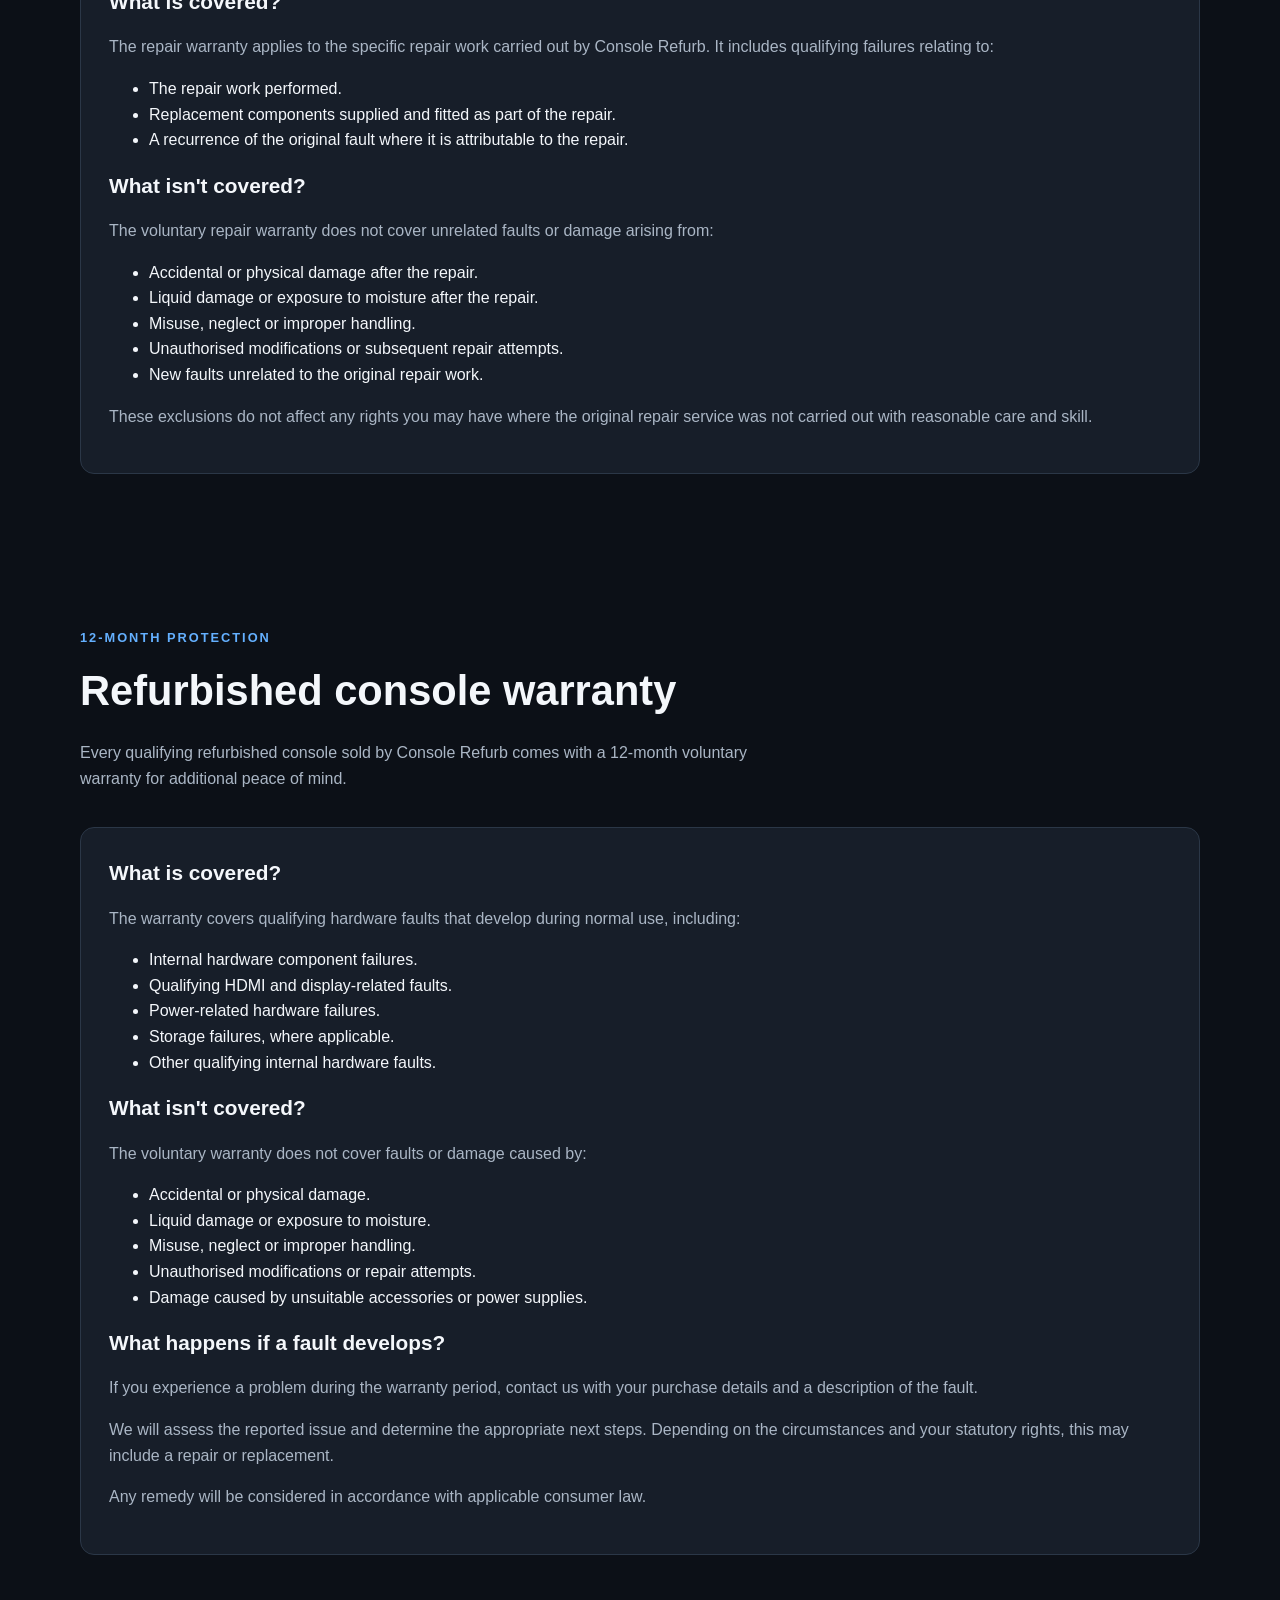
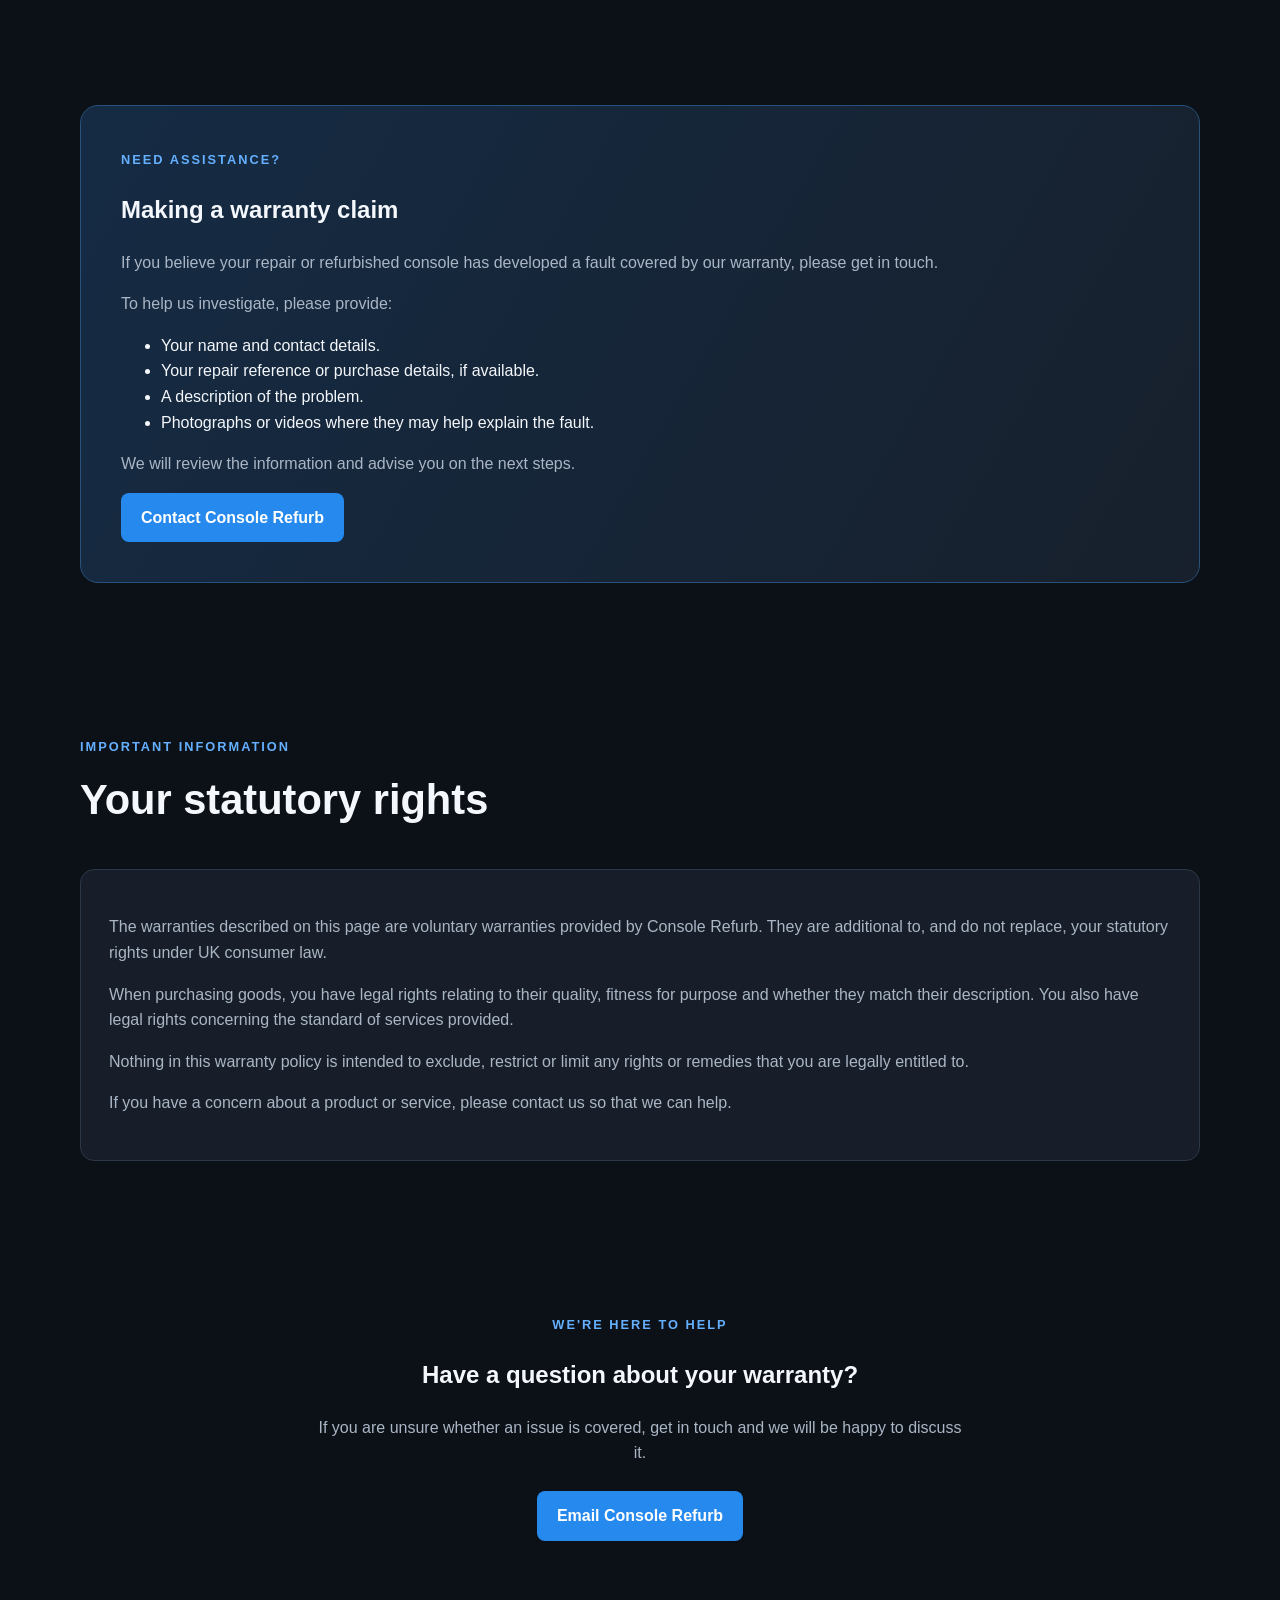
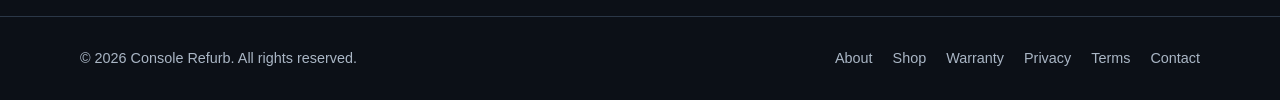
<file: warranty/index.html>
<!DOCTYPE html>
<html lang="en">
<head>
    <meta charset="UTF-8">
    <meta name="viewport" content="width=device-width, initial-scale=1.0">

    <title>Warranty & Returns | Console Refurb</title>

    <meta name="description" content="Find out about Console Refurb's 90-day repair warranty and 12-month warranty on qualifying refurbished consoles.">

    <link rel="stylesheet" href="../style.css">
</head>

<body>

<header>
    <div class="container navbar">

        <a href="../index.html" class="brand">
            <span class="brand-mark">CR</span>
            <span>Console Refurb</span>
        </a>

        <nav>
            <a href="../index.html">Home</a>
            <a href="../repairs/">Repairs</a>
            <a href="../shop/">Shop</a>
            <a href="../software/">Software</a>
            <a href="../about/">About</a>
            <a href="../contact/">Contact</a>
        </nav>

    </div>
</header>


<main>

    <!-- HERO SECTION -->

    <section class="hero">

        <div class="container">

            <span class="eyebrow">Customer protection</span>

            <h1>Warranty & Returns</h1>

            <p>
                We want you to have confidence in the products we sell
                and the repair services we provide. That's why we offer
                clear warranty protection on qualifying repairs and
                refurbished console sales.
            </p>

        </div>

    </section>


    <!-- INTRODUCTION -->

    <section>

        <div class="container">

            <div class="section-heading">

                <span class="eyebrow">Our commitment</span>

                <h2>Confidence in every repair and sale</h2>

                <p>
                    Every repair and refurbished console is handled
                    with care and attention. Our warranties provide
                    additional protection if something goes wrong
                    after the work has been completed or a console
                    has been purchased.
                </p>

            </div>


            <div class="grid">

                <div class="card">

                    <div class="card-icon">🔧</div>

                    <h3>Console repairs</h3>

                    <h2>90 Days</h2>

                    <p>
                        Qualifying repair work is covered by a
                        90-day warranty from the date the repaired
                        device is returned to you.
                    </p>

                </div>


                <div class="card">

                    <div class="card-icon">🎮</div>

                    <h3>Refurbished consoles</h3>

                    <h2>12 Months</h2>

                    <p>
                        Qualifying refurbished console purchases
                        include a 12-month warranty from the date
                        the console is delivered or collected.
                    </p>

                </div>

            </div>

        </div>

    </section>


    <!-- REPAIR WARRANTY -->

    <section>

        <div class="container">

            <div class="section-heading">

                <span class="eyebrow">90-day protection</span>

                <h2>Console repair warranty</h2>

                <p>
                    We stand behind the repair work we carry out.
                    Our 90-day repair warranty covers qualifying
                    issues relating to the work performed.
                </p>

            </div>


            <div class="card">

                <h3>What is covered?</h3>

                <p>
                    The repair warranty applies to the specific
                    repair work carried out by Console Refurb.
                    It includes qualifying failures relating to:
                </p>

                <ul>
                    <li>The repair work performed.</li>
                    <li>Replacement components supplied and fitted as part of the repair.</li>
                    <li>A recurrence of the original fault where it is attributable to the repair.</li>
                </ul>


                <h3>What isn't covered?</h3>

                <p>
                    The voluntary repair warranty does not cover
                    unrelated faults or damage arising from:
                </p>

                <ul>
                    <li>Accidental or physical damage after the repair.</li>
                    <li>Liquid damage or exposure to moisture after the repair.</li>
                    <li>Misuse, neglect or improper handling.</li>
                    <li>Unauthorised modifications or subsequent repair attempts.</li>
                    <li>New faults unrelated to the original repair work.</li>
                </ul>

                <p>
                    These exclusions do not affect any rights you
                    may have where the original repair service
                    was not carried out with reasonable care and skill.
                </p>

            </div>

        </div>

    </section>


    <!-- SALES WARRANTY -->

    <section>

        <div class="container">

            <div class="section-heading">

                <span class="eyebrow">12-month protection</span>

                <h2>Refurbished console warranty</h2>

                <p>
                    Every qualifying refurbished console sold by
                    Console Refurb comes with a 12-month voluntary
                    warranty for additional peace of mind.
                </p>

            </div>


            <div class="card">

                <h3>What is covered?</h3>

                <p>
                    The warranty covers qualifying hardware faults
                    that develop during normal use, including:
                </p>

                <ul>
                    <li>Internal hardware component failures.</li>
                    <li>Qualifying HDMI and display-related faults.</li>
                    <li>Power-related hardware failures.</li>
                    <li>Storage failures, where applicable.</li>
                    <li>Other qualifying internal hardware faults.</li>
                </ul>


                <h3>What isn't covered?</h3>

                <p>
                    The voluntary warranty does not cover faults
                    or damage caused by:
                </p>

                <ul>
                    <li>Accidental or physical damage.</li>
                    <li>Liquid damage or exposure to moisture.</li>
                    <li>Misuse, neglect or improper handling.</li>
                    <li>Unauthorised modifications or repair attempts.</li>
                    <li>Damage caused by unsuitable accessories or power supplies.</li>
                </ul>

                <h3>What happens if a fault develops?</h3>

                <p>
                    If you experience a problem during the warranty
                    period, contact us with your purchase details
                    and a description of the fault.
                </p>

                <p>
                    We will assess the reported issue and determine
                    the appropriate next steps. Depending on the
                    circumstances and your statutory rights, this
                    may include a repair or replacement.
                </p>

                <p>
                    Any remedy will be considered in accordance
                    with applicable consumer law.
                </p>

            </div>

        </div>

    </section>


    <!-- MAKING A CLAIM -->

    <section>

        <div class="container">

            <div class="highlight">

                <span class="eyebrow">Need assistance?</span>

                <h2>Making a warranty claim</h2>

                <p>
                    If you believe your repair or refurbished console
                    has developed a fault covered by our warranty,
                    please get in touch.
                </p>

                <p>
                    To help us investigate, please provide:
                </p>

                <ul>
                    <li>Your name and contact details.</li>
                    <li>Your repair reference or purchase details, if available.</li>
                    <li>A description of the problem.</li>
                    <li>Photographs or videos where they may help explain the fault.</li>
                </ul>

                <p>
                    We will review the information and advise you
                    on the next steps.
                </p>

                <a href="../contact/" class="button">
                    Contact Console Refurb
                </a>

            </div>

        </div>

    </section>


    <!-- STATUTORY RIGHTS -->

    <section>

        <div class="container">

            <div class="section-heading">

                <span class="eyebrow">Important information</span>

                <h2>Your statutory rights</h2>

            </div>


            <div class="card">

                <p>
                    The warranties described on this page are
                    voluntary warranties provided by Console Refurb.
                    They are additional to, and do not replace,
                    your statutory rights under UK consumer law.
                </p>

                <p>
                    When purchasing goods, you have legal rights
                    relating to their quality, fitness for purpose
                    and whether they match their description.
                    You also have legal rights concerning the
                    standard of services provided.
                </p>

                <p>
                    Nothing in this warranty policy is intended
                    to exclude, restrict or limit any rights or
                    remedies that you are legally entitled to.
                </p>

                <p>
                    If you have a concern about a product or service,
                    please contact us so that we can help.
                </p>

            </div>

        </div>

    </section>


    <!-- CONTACT -->

    <section class="contact-section">

        <div class="container">

            <span class="eyebrow">We're here to help</span>

            <h2>Have a question about your warranty?</h2>

            <p>
                If you are unsure whether an issue is covered,
                get in touch and we will be happy to discuss it.
            </p>

            <a href="mailto:consolerefurb@outlook.com" class="button">
                Email Console Refurb
            </a>

        </div>

    </section>

</main>


<footer>

    <div class="container footer-content">

        <div>
            © 2026 Console Refurb. All rights reserved.
        </div>

        <div class="footer-links">

            <a href="../about/">About</a>

            <a href="../shop/">Shop</a>

            <a href="../warranty/">Warranty</a>

            <a href="../privacy/">Privacy</a>

            <a href="../terms/">Terms</a>

            <a href="../contact/">Contact</a>

        </div>

    </div>

</footer>


</body>
</html>
</file>
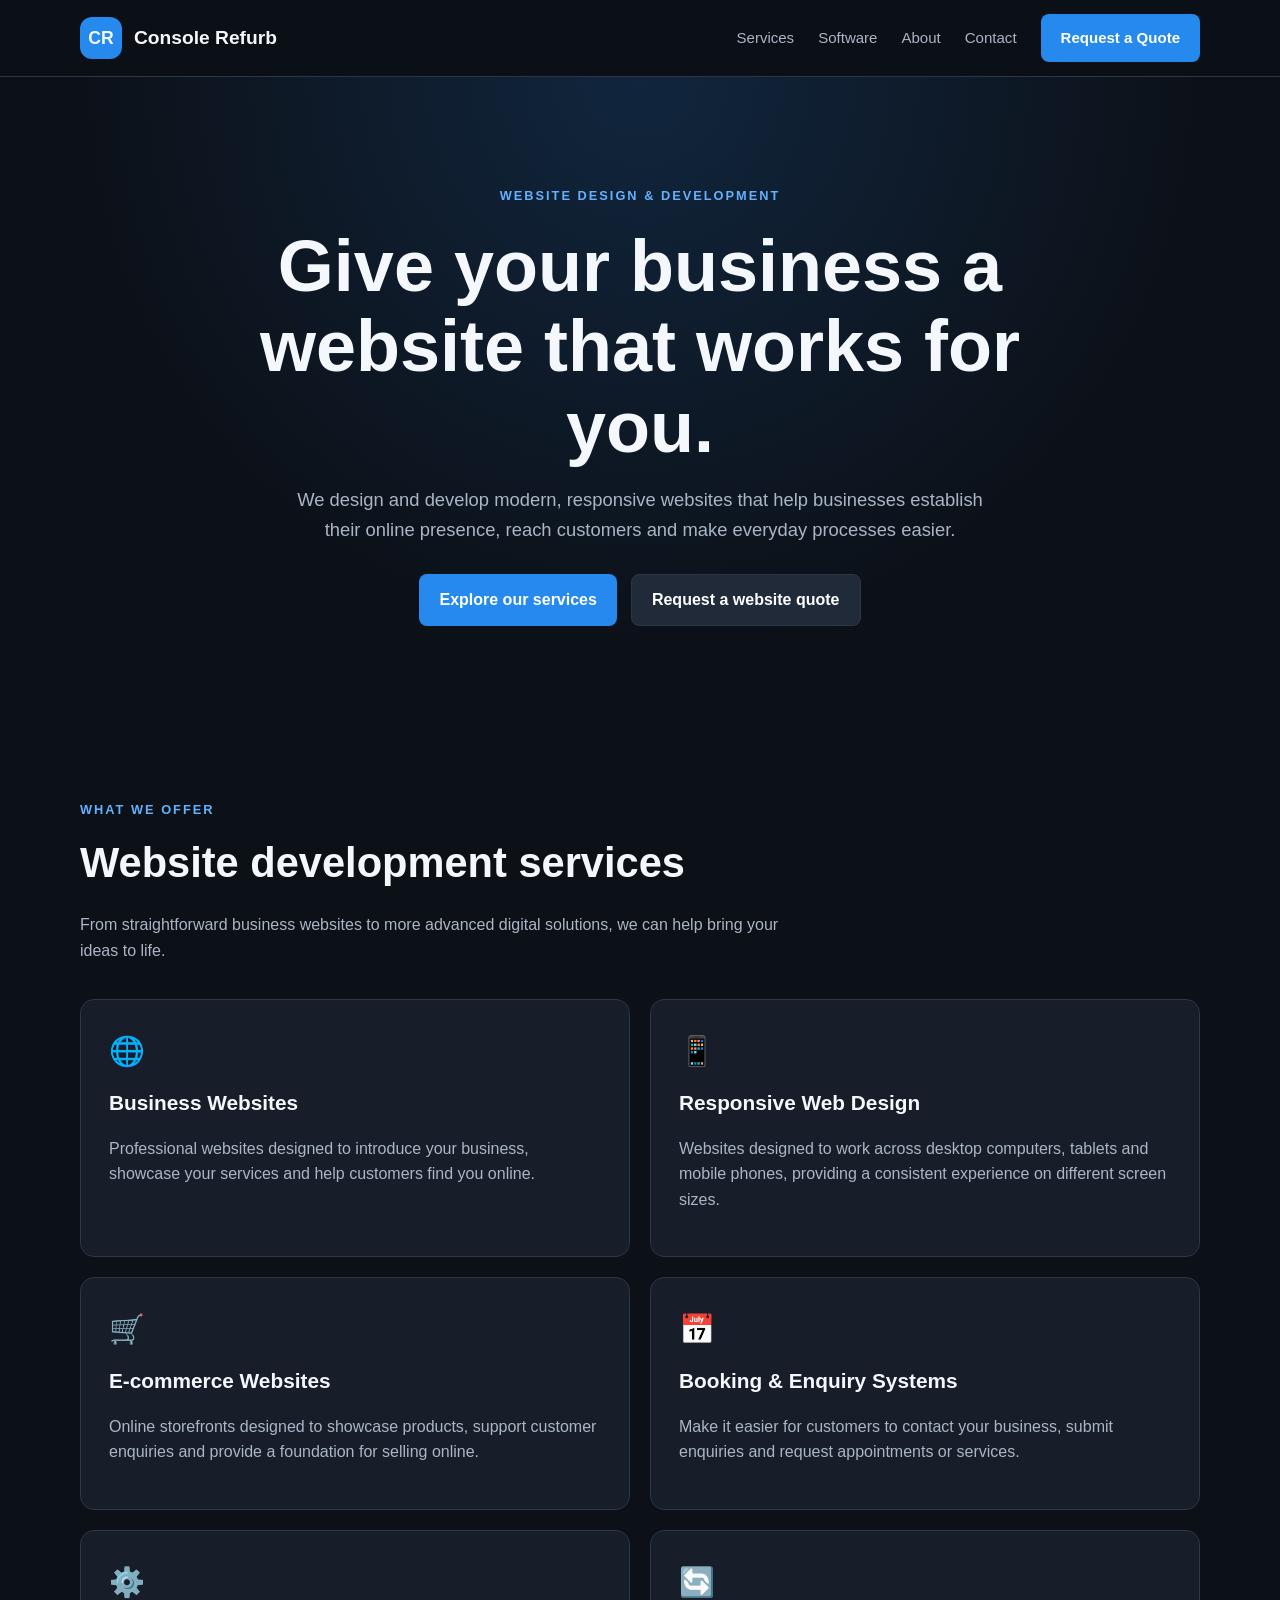
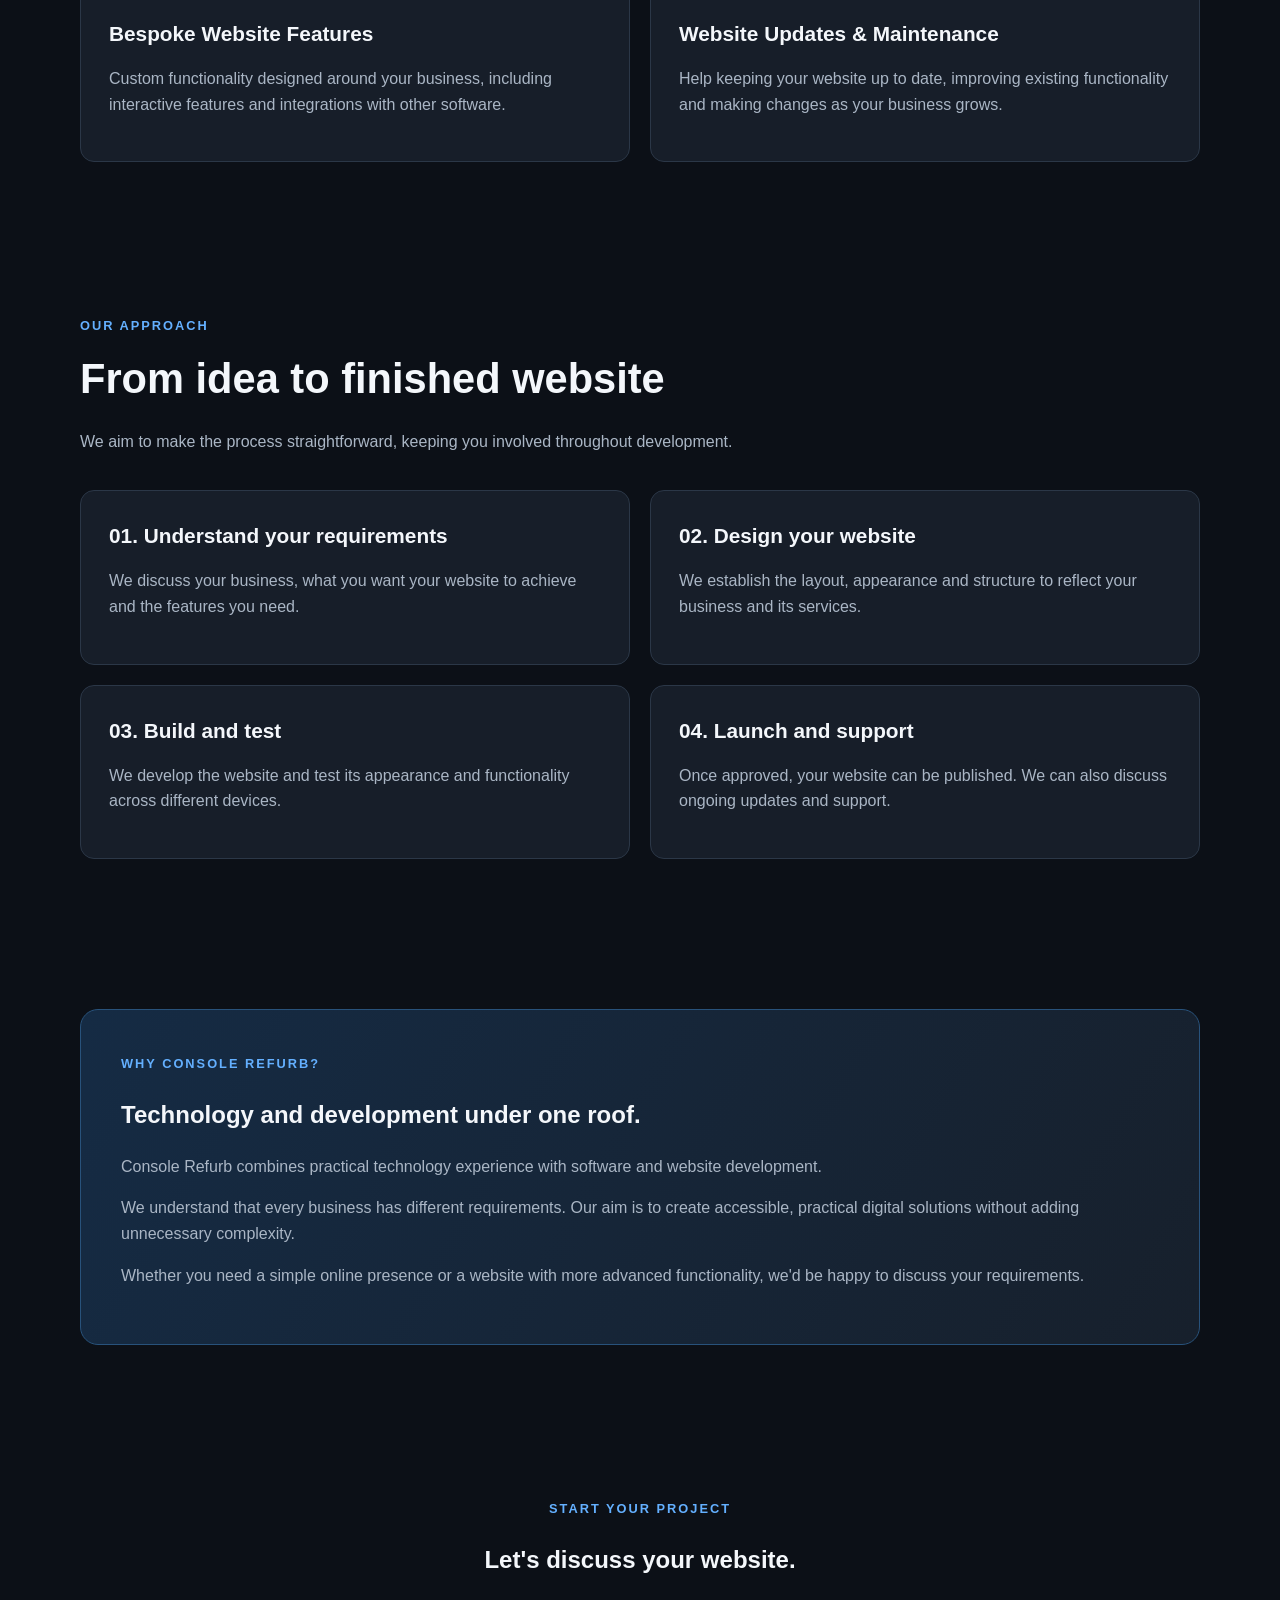
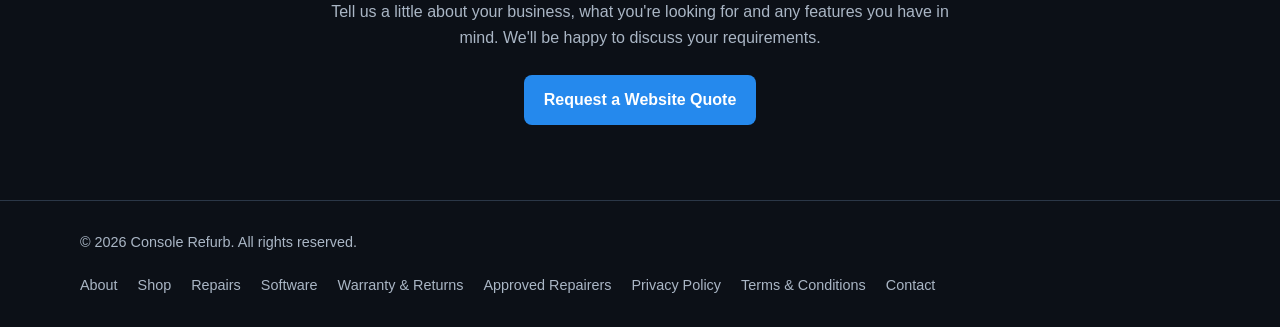
<file: websites/index.html>
<!DOCTYPE html>

<html lang="en">

<head>
  <meta charset="UTF-8">
  <meta name="viewport" content="width=device-width, initial-scale=1.0">
  <meta name="description" content="Console Refurb designs and develops modern, responsive business websites, booking systems and bespoke digital solutions.">
  <meta name="theme-color" content="#0c1017">

  <title>Website Design & Development | Console Refurb</title>

  <link rel="stylesheet" href="../style.css">
</head>

<body>

<header>
  <div class="container navbar">

<a href="../index.html" class="brand">
  <span class="brand-mark">CR</span>
  <span>Console Refurb</span>
</a>

<nav aria-label="Main navigation">
  <a href="../index.html#services">Services</a>
  <a href="../software/">Software</a>
  <a href="../index.html#about">About</a>
  <a href="../index.html#contact">Contact</a>
  <a href="#quote" class="button">Request a Quote</a>
</nav>

  </div>
</header>

<main>

  <!-- HERO -->

  <section class="hero">
    <div class="container">

  <span class="eyebrow">Website Design & Development</span>

  <h1>Give your business a website that works for you.</h1>

  <p>
    We design and develop modern, responsive websites that help
    businesses establish their online presence, reach customers
    and make everyday processes easier.
  </p>

  <div class="hero-actions">
    <a href="#services" class="button">Explore our services</a>
    <a href="#quote" class="button secondary">Request a website quote</a>
  </div>

</div>

  </section>

  <!-- SERVICES -->

  <section id="services">
    <div class="container">

  <div class="section-heading">

    <span class="eyebrow">What we offer</span>

    <h2>Website development services</h2>

    <p>
      From straightforward business websites to more advanced
      digital solutions, we can help bring your ideas to life.
    </p>

  </div>

  <div class="grid">

    <article class="card">

      <div class="card-icon">🌐</div>

      <h3>Business Websites</h3>

      <p>
        Professional websites designed to introduce your business,
        showcase your services and help customers find you online.
      </p>

    </article>


    <article class="card">

      <div class="card-icon">📱</div>

      <h3>Responsive Web Design</h3>

      <p>
        Websites designed to work across desktop computers,
        tablets and mobile phones, providing a consistent
        experience on different screen sizes.
      </p>

    </article>


    <article class="card">

      <div class="card-icon">🛒</div>

      <h3>E-commerce Websites</h3>

      <p>
        Online storefronts designed to showcase products,
        support customer enquiries and provide a foundation
        for selling online.
      </p>

    </article>


    <article class="card">

      <div class="card-icon">📅</div>

      <h3>Booking & Enquiry Systems</h3>

      <p>
        Make it easier for customers to contact your business,
        submit enquiries and request appointments or services.
      </p>

    </article>


    <article class="card">

      <div class="card-icon">⚙️</div>

      <h3>Bespoke Website Features</h3>

      <p>
        Custom functionality designed around your business,
        including interactive features and integrations
        with other software.
      </p>

    </article>


    <article class="card">

      <div class="card-icon">🔄</div>

      <h3>Website Updates & Maintenance</h3>

      <p>
        Help keeping your website up to date, improving existing
        functionality and making changes as your business grows.
      </p>

    </article>

  </div>

</div>

  </section>

  <!-- OUR APPROACH -->

  <section>
    <div class="container">

  <div class="section-heading">

    <span class="eyebrow">Our approach</span>

    <h2>From idea to finished website</h2>

    <p>
      We aim to make the process straightforward,
      keeping you involved throughout development.
    </p>

  </div>

  <div class="grid">

    <article class="card">

      <h3>01. Understand your requirements</h3>

      <p>
        We discuss your business, what you want your website
        to achieve and the features you need.
      </p>

    </article>


    <article class="card">

      <h3>02. Design your website</h3>

      <p>
        We establish the layout, appearance and structure
        to reflect your business and its services.
      </p>

    </article>


    <article class="card">

      <h3>03. Build and test</h3>

      <p>
        We develop the website and test its appearance
        and functionality across different devices.
      </p>

    </article>


    <article class="card">

      <h3>04. Launch and support</h3>

      <p>
        Once approved, your website can be published.
        We can also discuss ongoing updates and support.
      </p>

    </article>

  </div>

</div>

  </section>

  <!-- WHY CONSOLE REFURB -->

  <section>
    <div class="container">

  <div class="highlight">

    <span class="eyebrow">Why Console Refurb?</span>

    <h2>Technology and development under one roof.</h2>

    <p>
      Console Refurb combines practical technology experience
      with software and website development.
    </p>

    <p>
      We understand that every business has different requirements.
      Our aim is to create accessible, practical digital solutions
      without adding unnecessary complexity.
    </p>

    <p>
      Whether you need a simple online presence or a website
      with more advanced functionality, we'd be happy to
      discuss your requirements.
    </p>

  </div>

</div>

  </section>

  <!-- QUOTE ENQUIRY -->

  <section id="quote" class="contact-section">

<div class="container">

  <span class="eyebrow">Start your project</span>

  <h2>Let's discuss your website.</h2>

  <p>
    Tell us a little about your business, what you're looking
    for and any features you have in mind.
    We'll be happy to discuss your requirements.
  </p>

  <a
    href="mailto:consolerefurb@outlook.com?subject=Website%20Development%20Enquiry"
    class="button">
    Request a Website Quote
  </a>

</div>

  </section>

</main>

<!-- FOOTER -->

<footer>

    <div class="container footer-content">

        <span>
            © <span id="year"></span> Console Refurb.
            All rights reserved.
        </span>

        <div class="footer-links">

            <a href="../about/">About</a>

            <a href="../shop/">Shop</a>

            <a href="../repairs/">Repairs</a>

            <a href="../software/">Software</a>

            <a href="../warranty/">Warranty & Returns</a>

            <a href="../approved-repairers/">Approved Repairers</a>

            <a href="../privacy/">Privacy Policy</a>

            <a href="../terms/">Terms & Conditions</a>

            <a href="../contact/">Contact</a>

        </div>

    </div>

</footer>

<script>
  document.getElementById("year").textContent = new Date().getFullYear();
</script>

</body>
</html>
</file>
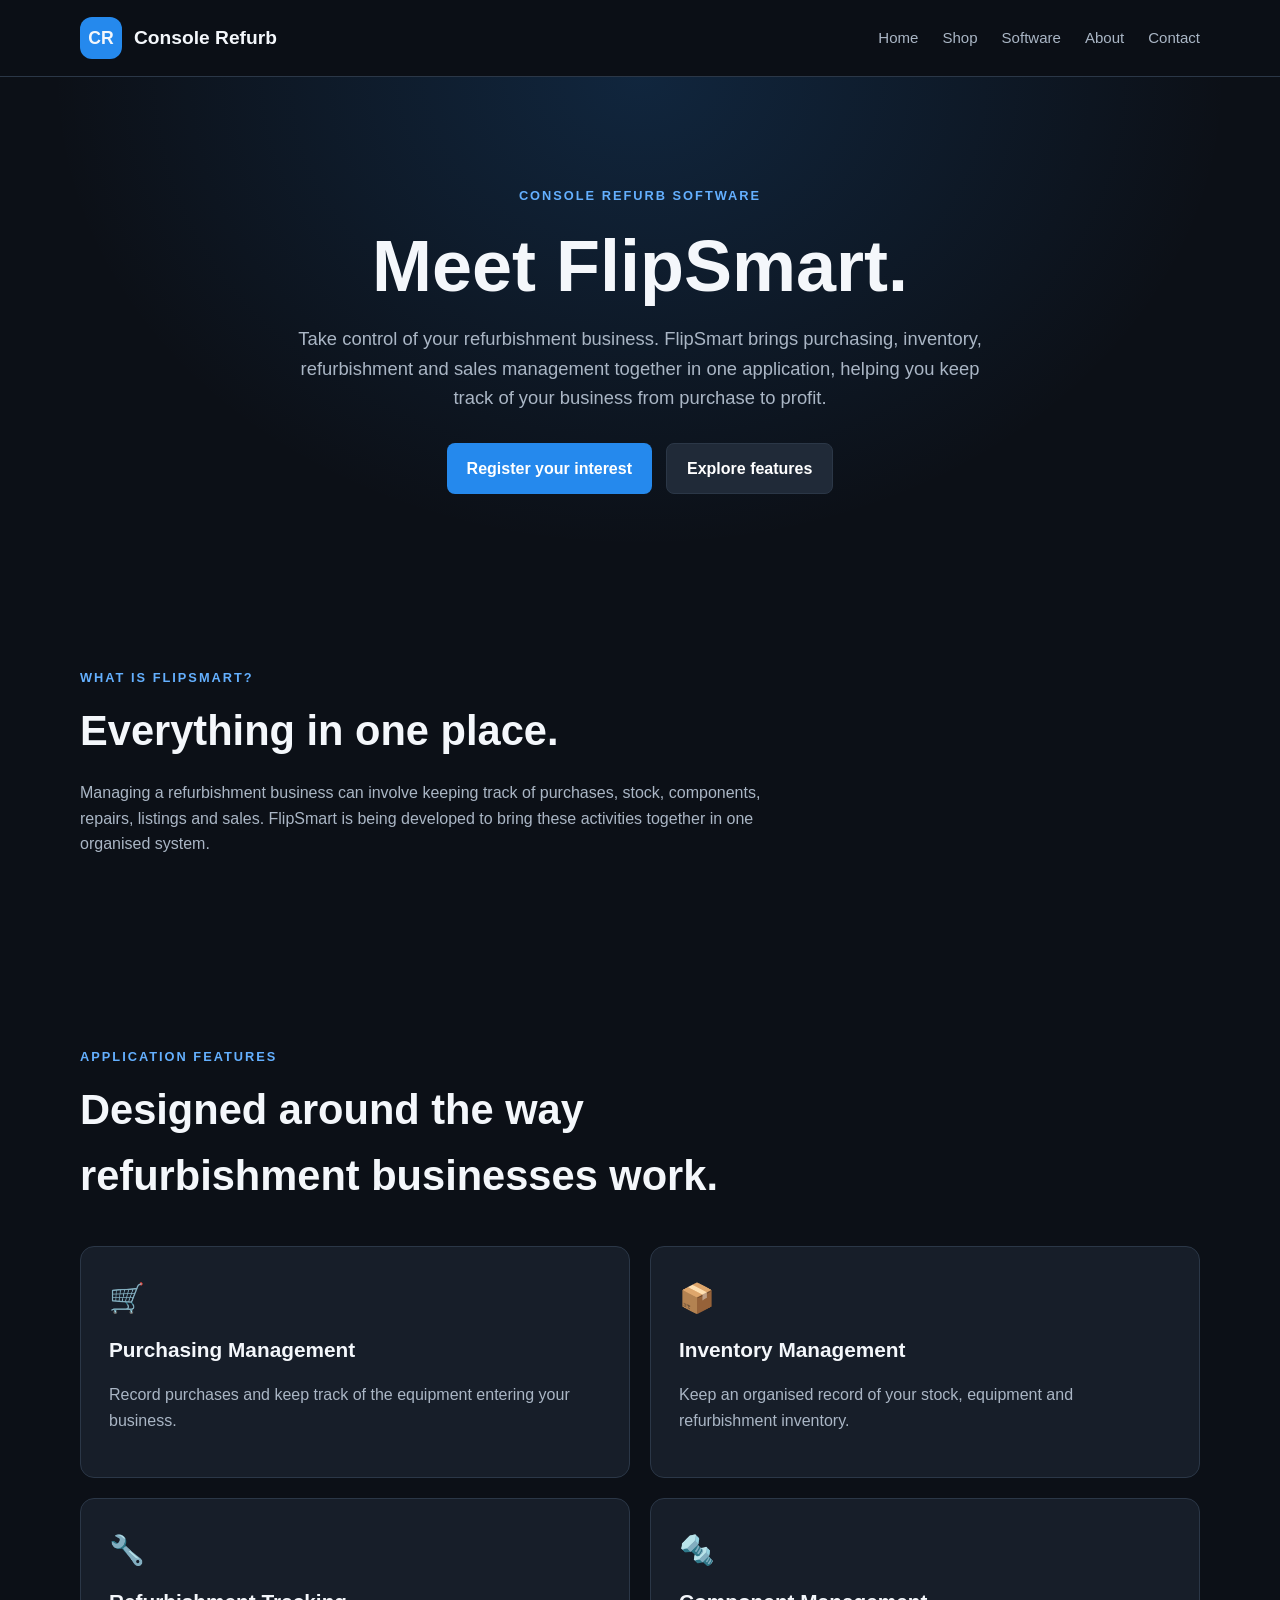
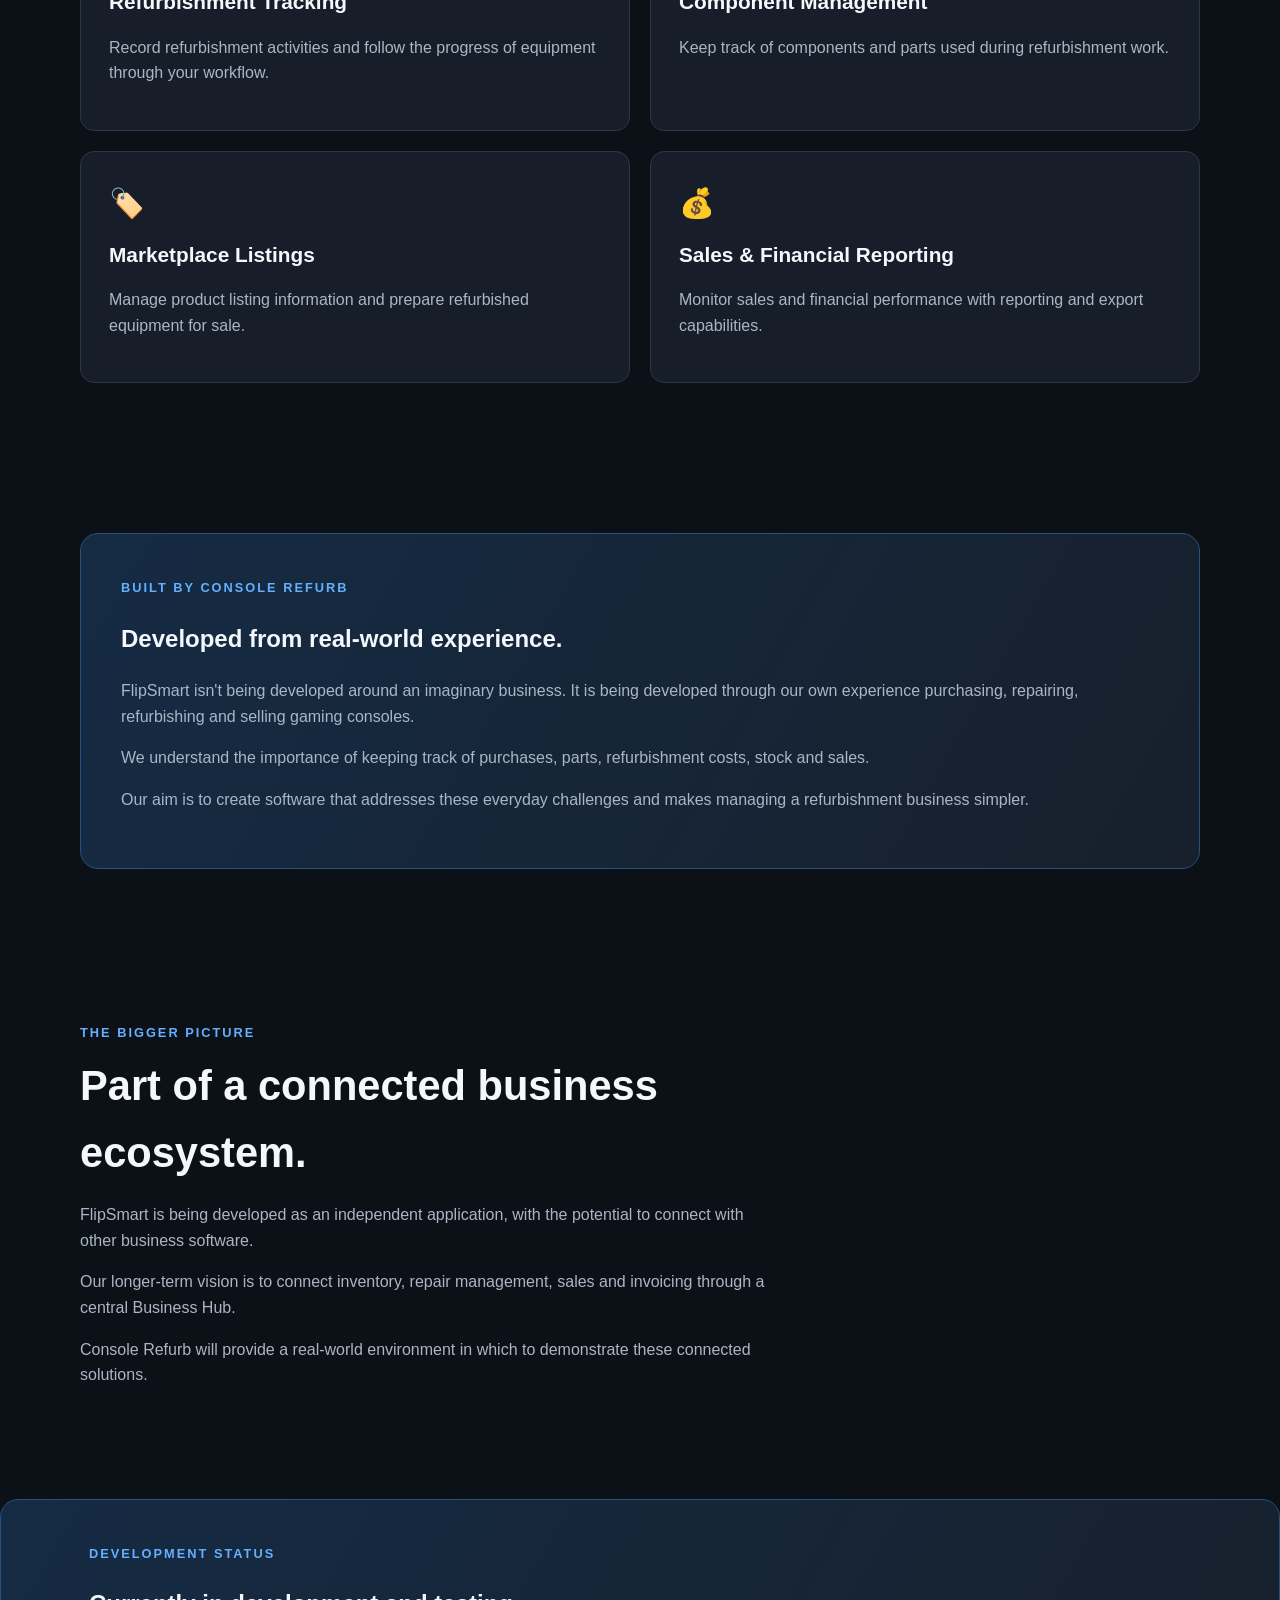
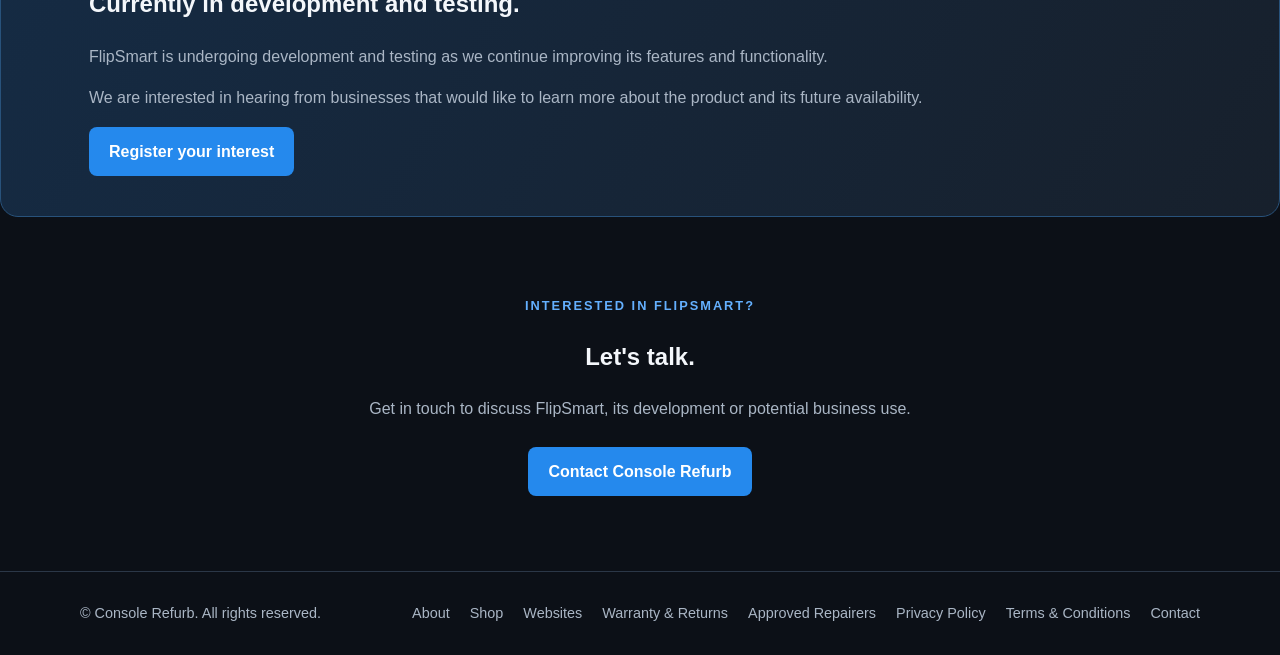
<file: software/flipsmart/index.html>
<!DOCTYPE html>
<html lang="en">

<head>
    <meta charset="UTF-8">
    <meta name="viewport" content="width=device-width, initial-scale=1.0">

    <meta name="description" content="Discover FlipSmart, software developed by Console Refurb to manage console purchases, inventory, refurbishment, components and sales.">

    <meta name="theme-color" content="#0c1017">

    <title>FlipSmart | Console Refurb</title>

    <link rel="stylesheet" href="../../style.css">
</head>

<body>

<header>
    <div class="container navbar">

        <a href="../../index.html" class="brand">
            <span class="brand-mark">CR</span>
            <span>Console Refurb</span>
        </a>

        <nav aria-label="Main navigation">
            <a href="../../index.html">Home</a>
            <a href="../../shop/">Shop</a>
            <a href="../">Software</a>
            <a href="../../about/">About</a>
            <a href="../../contact/">Contact</a>
        </nav>

    </div>
</header>


<main>

    <!-- HERO -->

    <section class="hero">
        <div class="container">

            <span class="eyebrow">
                CONSOLE REFURB SOFTWARE
            </span>

            <h1>Meet FlipSmart.</h1>

            <p>
                Take control of your refurbishment business.

                FlipSmart brings purchasing, inventory, refurbishment
                and sales management together in one application,
                helping you keep track of your business from purchase
                to profit.
            </p>

            <div class="hero-actions">

                <a href="../../contact/" class="button">
                    Register your interest
                </a>

                <a href="#features" class="button secondary">
                    Explore features
                </a>

            </div>

        </div>
    </section>


    <!-- INTRODUCTION -->

    <section>
        <div class="container">

            <div class="section-heading">

                <span class="eyebrow">
                    WHAT IS FLIPSMART?
                </span>

                <h2>Everything in one place.</h2>

                <p>
                    Managing a refurbishment business can involve
                    keeping track of purchases, stock, components,
                    repairs, listings and sales.

                    FlipSmart is being developed to bring these
                    activities together in one organised system.
                </p>

            </div>

        </div>
    </section>


    <!-- FEATURES -->

    <section id="features">
        <div class="container">

            <div class="section-heading">

                <span class="eyebrow">
                    APPLICATION FEATURES
                </span>

                <h2>Designed around the way refurbishment businesses work.</h2>

            </div>


            <div class="grid">

                <article class="card">

                    <div class="card-icon">🛒</div>

                    <h3>Purchasing Management</h3>

                    <p>
                        Record purchases and keep track of the
                        equipment entering your business.
                    </p>

                </article>


                <article class="card">

                    <div class="card-icon">📦</div>

                    <h3>Inventory Management</h3>

                    <p>
                        Keep an organised record of your stock,
                        equipment and refurbishment inventory.
                    </p>

                </article>


                <article class="card">

                    <div class="card-icon">🔧</div>

                    <h3>Refurbishment Tracking</h3>

                    <p>
                        Record refurbishment activities and
                        follow the progress of equipment
                        through your workflow.
                    </p>

                </article>


                <article class="card">

                    <div class="card-icon">🔩</div>

                    <h3>Component Management</h3>

                    <p>
                        Keep track of components and parts
                        used during refurbishment work.
                    </p>

                </article>


                <article class="card">

                    <div class="card-icon">🏷️</div>

                    <h3>Marketplace Listings</h3>

                    <p>
                        Manage product listing information
                        and prepare refurbished equipment
                        for sale.
                    </p>

                </article>


                <article class="card">

                    <div class="card-icon">💰</div>

                    <h3>Sales & Financial Reporting</h3>

                    <p>
                        Monitor sales and financial performance
                        with reporting and export capabilities.
                    </p>

                </article>

            </div>

        </div>
    </section>


    <!-- BUILT FROM EXPERIENCE -->

    <section>
        <div class="container">

            <div class="highlight">

                <span class="eyebrow">
                    BUILT BY CONSOLE REFURB
                </span>

                <h2>Developed from real-world experience.</h2>

                <p>
                    FlipSmart isn't being developed around an
                    imaginary business.

                    It is being developed through our own experience
                    purchasing, repairing, refurbishing and selling
                    gaming consoles.
                </p>

                <p>
                    We understand the importance of keeping track
                    of purchases, parts, refurbishment costs,
                    stock and sales.
                </p>

                <p>
                    Our aim is to create software that addresses
                    these everyday challenges and makes managing
                    a refurbishment business simpler.
                </p>

            </div>

        </div>
    </section>


    <!-- FUTURE INTEGRATION -->

    <section>
        <div class="container">

            <div class="section-heading">

                <span class="eyebrow">
                    THE BIGGER PICTURE
                </span>

                <h2>Part of a connected business ecosystem.</h2>

                <p>
                    FlipSmart is being developed as an independent
                    application, with the potential to connect
                    with other business software.
                </p>

                <p>
                    Our longer-term vision is to connect inventory,
                    repair management, sales and invoicing through
                    a central Business Hub.
                </p>

                <p>
                    Console Refurb will provide a real-world
                    environment in which to demonstrate these
                    connected solutions.
                </p>

            </div>

        </div>
    </section>


    <!-- STATUS -->

    <section class="section highlight">
        <div class="container">

            <span class="eyebrow">
                DEVELOPMENT STATUS
            </span>

            <h2>Currently in development and testing.</h2>

            <p>
                FlipSmart is undergoing development and testing
                as we continue improving its features and
                functionality.
            </p>

            <p>
                We are interested in hearing from businesses
                that would like to learn more about the product
                and its future availability.
            </p>

            <a href="../../contact/" class="button">
                Register your interest
            </a>

        </div>
    </section>


    <!-- CONTACT -->

    <section class="contact-section">

        <div class="container">

            <span class="eyebrow">
                INTERESTED IN FLIPSMART?
            </span>

            <h2>Let's talk.</h2>

            <p>
                Get in touch to discuss FlipSmart,
                its development or potential business use.
            </p>

            <a
                href="mailto:consolerefurb@outlook.com?subject=FlipSmart%20Enquiry"
                class="button">
                Contact Console Refurb
            </a>

        </div>

    </section>

</main>


<footer>

    <div class="container footer-content">

        <span>
            © <span id="year"></span> Console Refurb.
            All rights reserved.
        </span>

        <div class="footer-links">

            <a href="../../about/">About</a>

            <a href="../../shop/">Shop</a>

            <a href="../../websites/">Websites</a>

            <a href="../../warranty/">Warranty & Returns</a>

            <a href="../../approved-repairers/">Approved Repairers</a>

            <a href="../../privacy/">Privacy Policy</a>

            <a href="../../terms/">Terms & Conditions</a>

            <a href="../../contact/">Contact</a>

        </div>

    </div>

</footer>
</file>
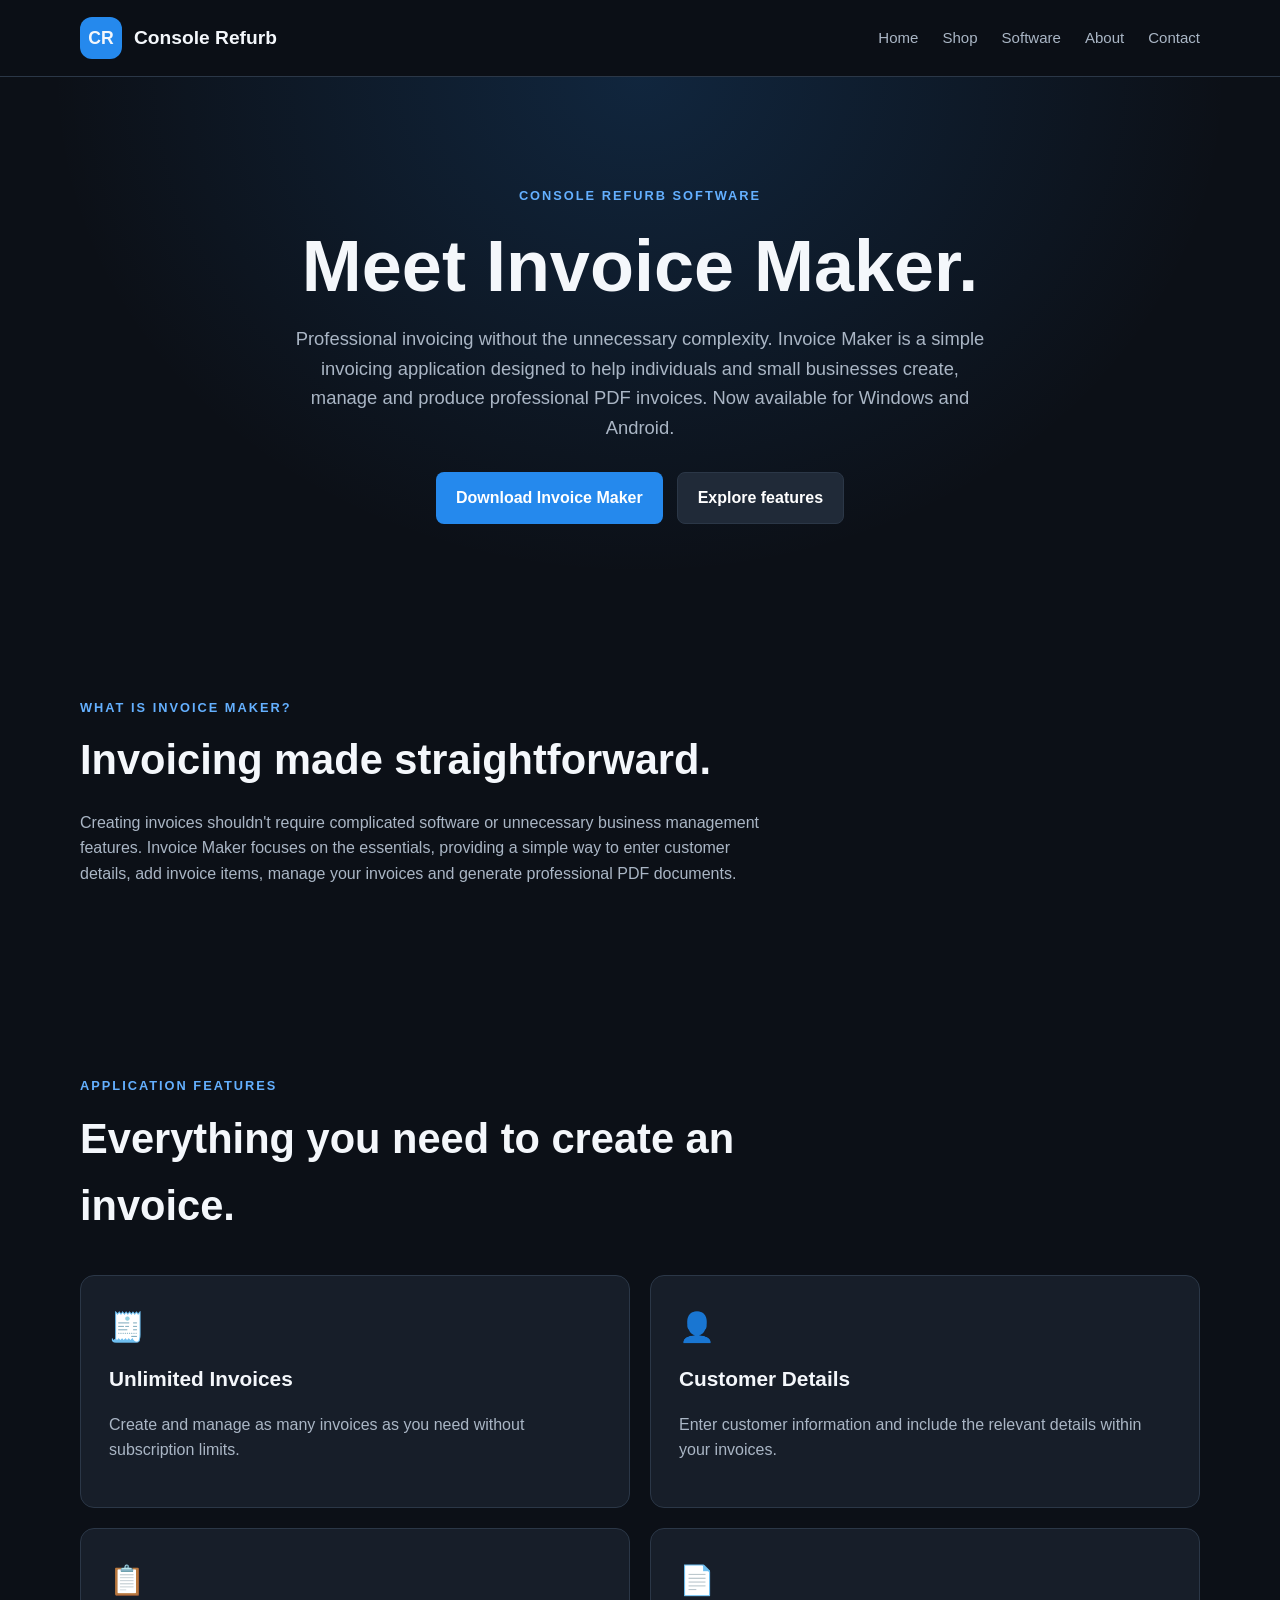
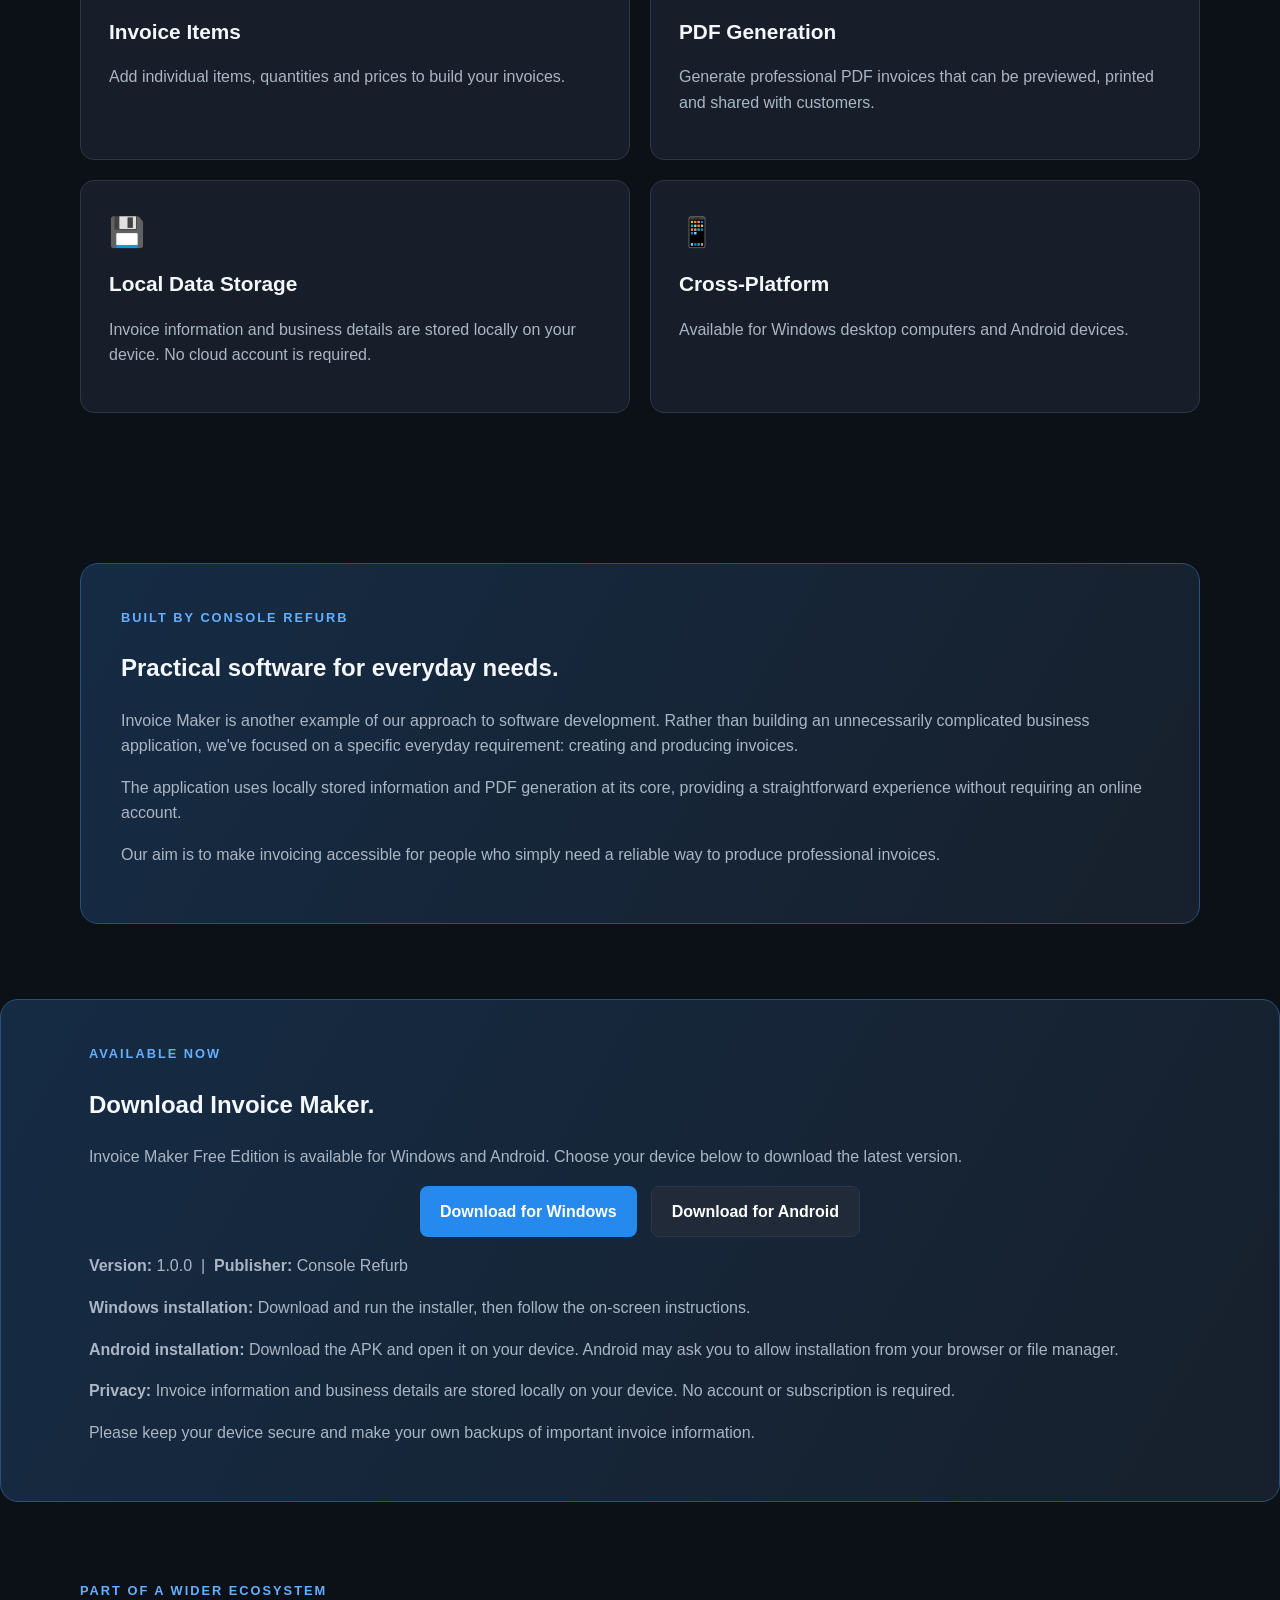
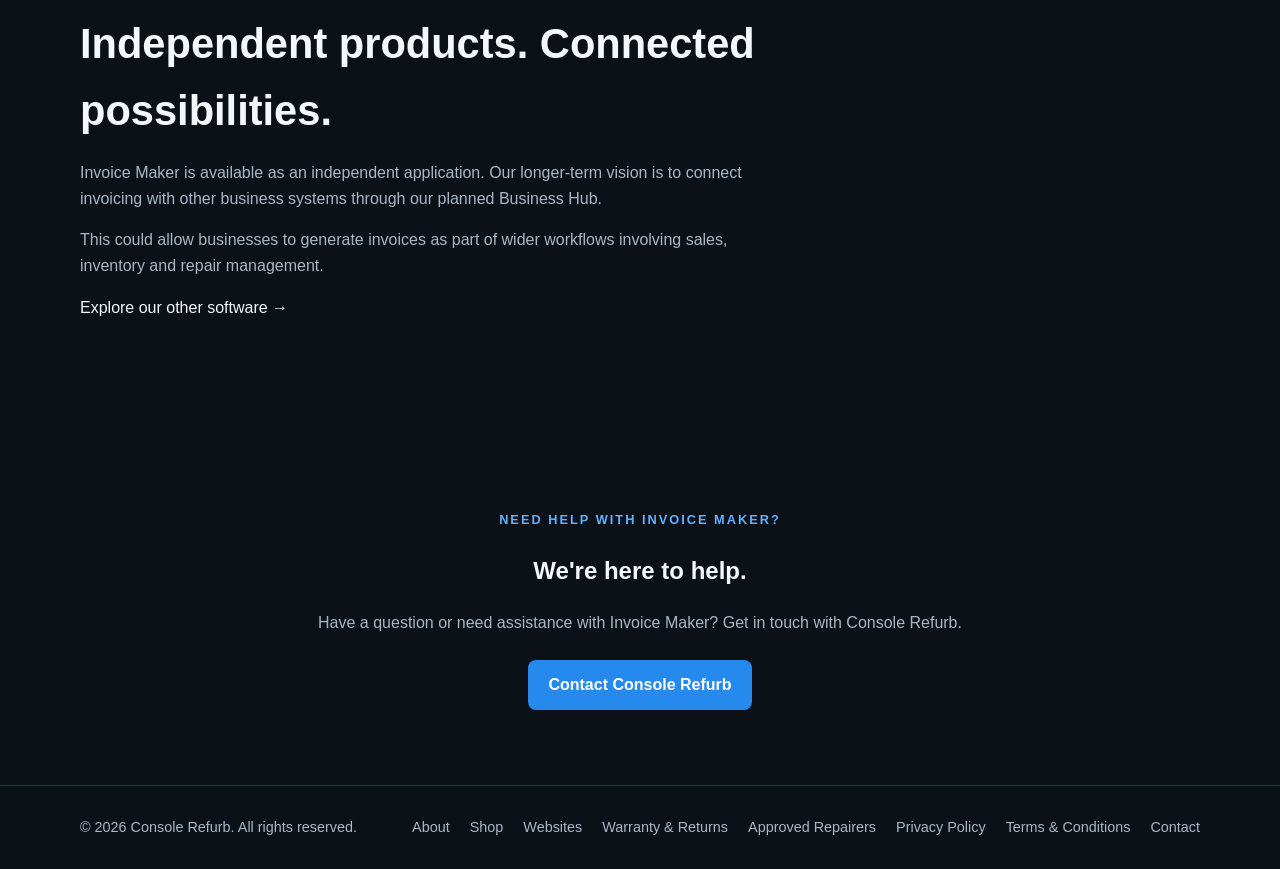
<file: software/invoice-maker/index.html>
<!DOCTYPE html>
<html lang="en">

<head>
    <meta charset="UTF-8">
    <meta name="viewport" content="width=device-width, initial-scale=1.0">

    <meta name="description" content="Download Invoice Maker Free Edition by Console Refurb. Create unlimited invoices, generate professional PDFs and manage your invoices on Windows and Android.">

    <meta name="theme-color" content="#0c1017">

    <title>Invoice Maker | Console Refurb</title>

    <link rel="stylesheet" href="../../style.css">
</head>

<body>

<header>
    <div class="container navbar">

        <a href="../../index.html" class="brand">
            <span class="brand-mark">CR</span>
            <span>Console Refurb</span>
        </a>

        <nav aria-label="Main navigation">
            <a href="../../index.html">Home</a>
            <a href="../../shop/">Shop</a>
            <a href="../">Software</a>
            <a href="../../about/">About</a>
            <a href="../../contact/">Contact</a>
        </nav>

    </div>
</header>


<main>

    <!-- HERO -->

    <section class="hero">
        <div class="container">

            <span class="eyebrow">
                CONSOLE REFURB SOFTWARE
            </span>

            <h1>Meet Invoice Maker.</h1>

            <p>
                Professional invoicing without the unnecessary complexity.

                Invoice Maker is a simple invoicing application
                designed to help individuals and small businesses
                create, manage and produce professional PDF invoices.
                Now available for Windows and Android.
            </p>

            <div class="hero-actions">

                <a href="#downloads" class="button">
                    Download Invoice Maker
                </a>

                <a href="#features" class="button secondary">
                    Explore features
                </a>

            </div>

        </div>
    </section>


    <!-- INTRODUCTION -->

    <section>
        <div class="container">

            <div class="section-heading">

                <span class="eyebrow">
                    WHAT IS INVOICE MAKER?
                </span>

                <h2>Invoicing made straightforward.</h2>

                <p>
                    Creating invoices shouldn't require
                    complicated software or unnecessary
                    business management features.

                    Invoice Maker focuses on the essentials,
                    providing a simple way to enter customer
                    details, add invoice items, manage your
                    invoices and generate professional PDF documents.
                </p>

            </div>

        </div>
    </section>


    <!-- FEATURES -->

    <section id="features">
        <div class="container">

            <div class="section-heading">

                <span class="eyebrow">
                    APPLICATION FEATURES
                </span>

                <h2>Everything you need to create an invoice.</h2>

            </div>


            <div class="grid">

                <article class="card">

                    <div class="card-icon">🧾</div>

                    <h3>Unlimited Invoices</h3>

                    <p>
                        Create and manage as many invoices
                        as you need without subscription limits.
                    </p>

                </article>


                <article class="card">

                    <div class="card-icon">👤</div>

                    <h3>Customer Details</h3>

                    <p>
                        Enter customer information and include
                        the relevant details within your invoices.
                    </p>

                </article>


                <article class="card">

                    <div class="card-icon">📋</div>

                    <h3>Invoice Items</h3>

                    <p>
                        Add individual items, quantities
                        and prices to build your invoices.
                    </p>

                </article>


                <article class="card">

                    <div class="card-icon">📄</div>

                    <h3>PDF Generation</h3>

                    <p>
                        Generate professional PDF invoices
                        that can be previewed, printed
                        and shared with customers.
                    </p>

                </article>


                <article class="card">

                    <div class="card-icon">💾</div>

                    <h3>Local Data Storage</h3>

                    <p>
                        Invoice information and business
                        details are stored locally on your
                        device. No cloud account is required.
                    </p>

                </article>


                <article class="card">

                    <div class="card-icon">📱</div>

                    <h3>Cross-Platform</h3>

                    <p>
                        Available for Windows desktop
                        computers and Android devices.
                    </p>

                </article>

            </div>

        </div>
    </section>


    <!-- BUILT FROM EXPERIENCE -->

    <section>
        <div class="container">

            <div class="highlight">

                <span class="eyebrow">
                    BUILT BY CONSOLE REFURB
                </span>

                <h2>Practical software for everyday needs.</h2>

                <p>
                    Invoice Maker is another example of our
                    approach to software development.

                    Rather than building an unnecessarily
                    complicated business application, we've
                    focused on a specific everyday requirement:
                    creating and producing invoices.
                </p>

                <p>
                    The application uses locally stored
                    information and PDF generation at its core,
                    providing a straightforward experience
                    without requiring an online account.
                </p>

                <p>
                    Our aim is to make invoicing accessible
                    for people who simply need a reliable way
                    to produce professional invoices.
                </p>

            </div>

        </div>
    </section>


    <!-- DOWNLOADS -->

    <section id="downloads" class="section highlight">
        <div class="container">

            <span class="eyebrow">
                AVAILABLE NOW
            </span>

            <h2>Download Invoice Maker.</h2>

            <p>
                Invoice Maker Free Edition is available
                for Windows and Android.

                Choose your device below to download
                the latest version.
            </p>

            <div class="hero-actions">

                <a
                    href="https://github.com/stuartgsl1stvw-tech/console-refurb-site/releases/download/v1.0.0/Invoice-Maker-Setup-1.0.0.exe"
                    class="button">

                    Download for Windows

                </a>


                <a
                    href="https://github.com/stuartgsl1stvw-tech/console-refurb-site/releases/download/v1.0.0/app-release.apk"
                    class="button secondary">

                    Download for Android

                </a>

            </div>


            <p>
                <strong>Version:</strong> 1.0.0
                &nbsp;|&nbsp;
                <strong>Publisher:</strong> Console Refurb
            </p>


            <p>
                <strong>Windows installation:</strong>
                Download and run the installer, then follow
                the on-screen instructions.
            </p>


            <p>
                <strong>Android installation:</strong>
                Download the APK and open it on your device.
                Android may ask you to allow installation
                from your browser or file manager.
            </p>


            <p>
                <strong>Privacy:</strong>
                Invoice information and business details
                are stored locally on your device.
                No account or subscription is required.
            </p>


            <p>
                Please keep your device secure and make
                your own backups of important invoice information.
            </p>

        </div>
    </section>


    <!-- THE BIGGER PICTURE -->

    <section>
        <div class="container">

            <div class="section-heading">

                <span class="eyebrow">
                    PART OF A WIDER ECOSYSTEM
                </span>

                <h2>Independent products. Connected possibilities.</h2>

                <p>
                    Invoice Maker is available as an
                    independent application.

                    Our longer-term vision is to connect
                    invoicing with other business systems
                    through our planned Business Hub.
                </p>

                <p>
                    This could allow businesses to generate
                    invoices as part of wider workflows
                    involving sales, inventory and
                    repair management.
                </p>

                <a href="../" class="text-link">
                    Explore our other software →
                </a>

            </div>

        </div>
    </section>


    <!-- CONTACT -->

    <section class="contact-section">

        <div class="container">

            <span class="eyebrow">
                NEED HELP WITH INVOICE MAKER?
            </span>

            <h2>We're here to help.</h2>

            <p>
                Have a question or need assistance
                with Invoice Maker? Get in touch
                with Console Refurb.
            </p>

            <a
                href="mailto:consolerefurb@outlook.com?subject=Invoice%20Maker%20Support"
                class="button">

                Contact Console Refurb

            </a>

        </div>

    </section>

</main>


<footer>

    <div class="container footer-content">

        <span>
            © <span id="year"></span> Console Refurb.
            All rights reserved.
        </span>

        <div class="footer-links">

            <a href="../../about/">About</a>

            <a href="../../shop/">Shop</a>

            <a href="../../websites/">Websites</a>

            <a href="../../warranty/">Warranty & Returns</a>

            <a href="../../approved-repairers/">Approved Repairers</a>

            <a href="../../privacy/">Privacy Policy</a>

            <a href="../../terms/">Terms & Conditions</a>

            <a href="../../contact/">Contact</a>

        </div>

    </div>

</footer>


<script>
    document.getElementById("year").textContent =
        new Date().getFullYear();
</script>

</body>
</html>
</file>
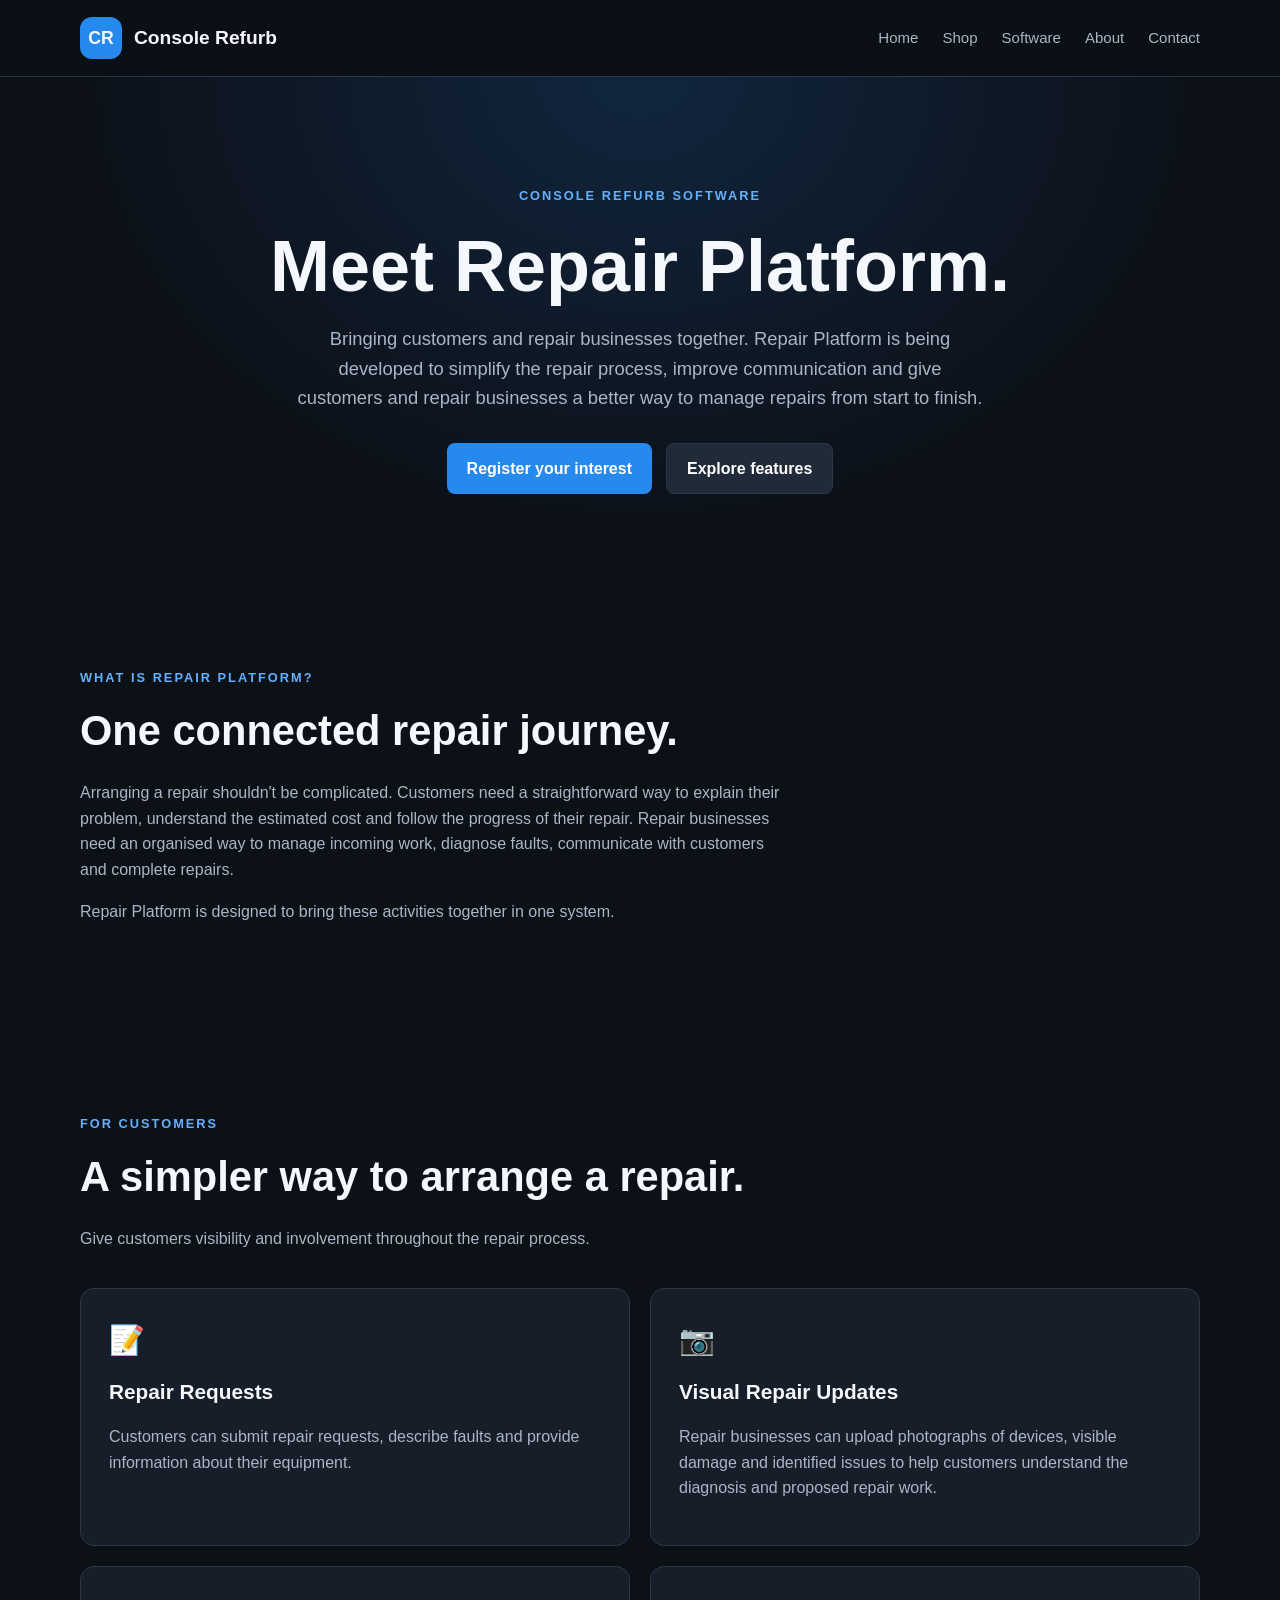
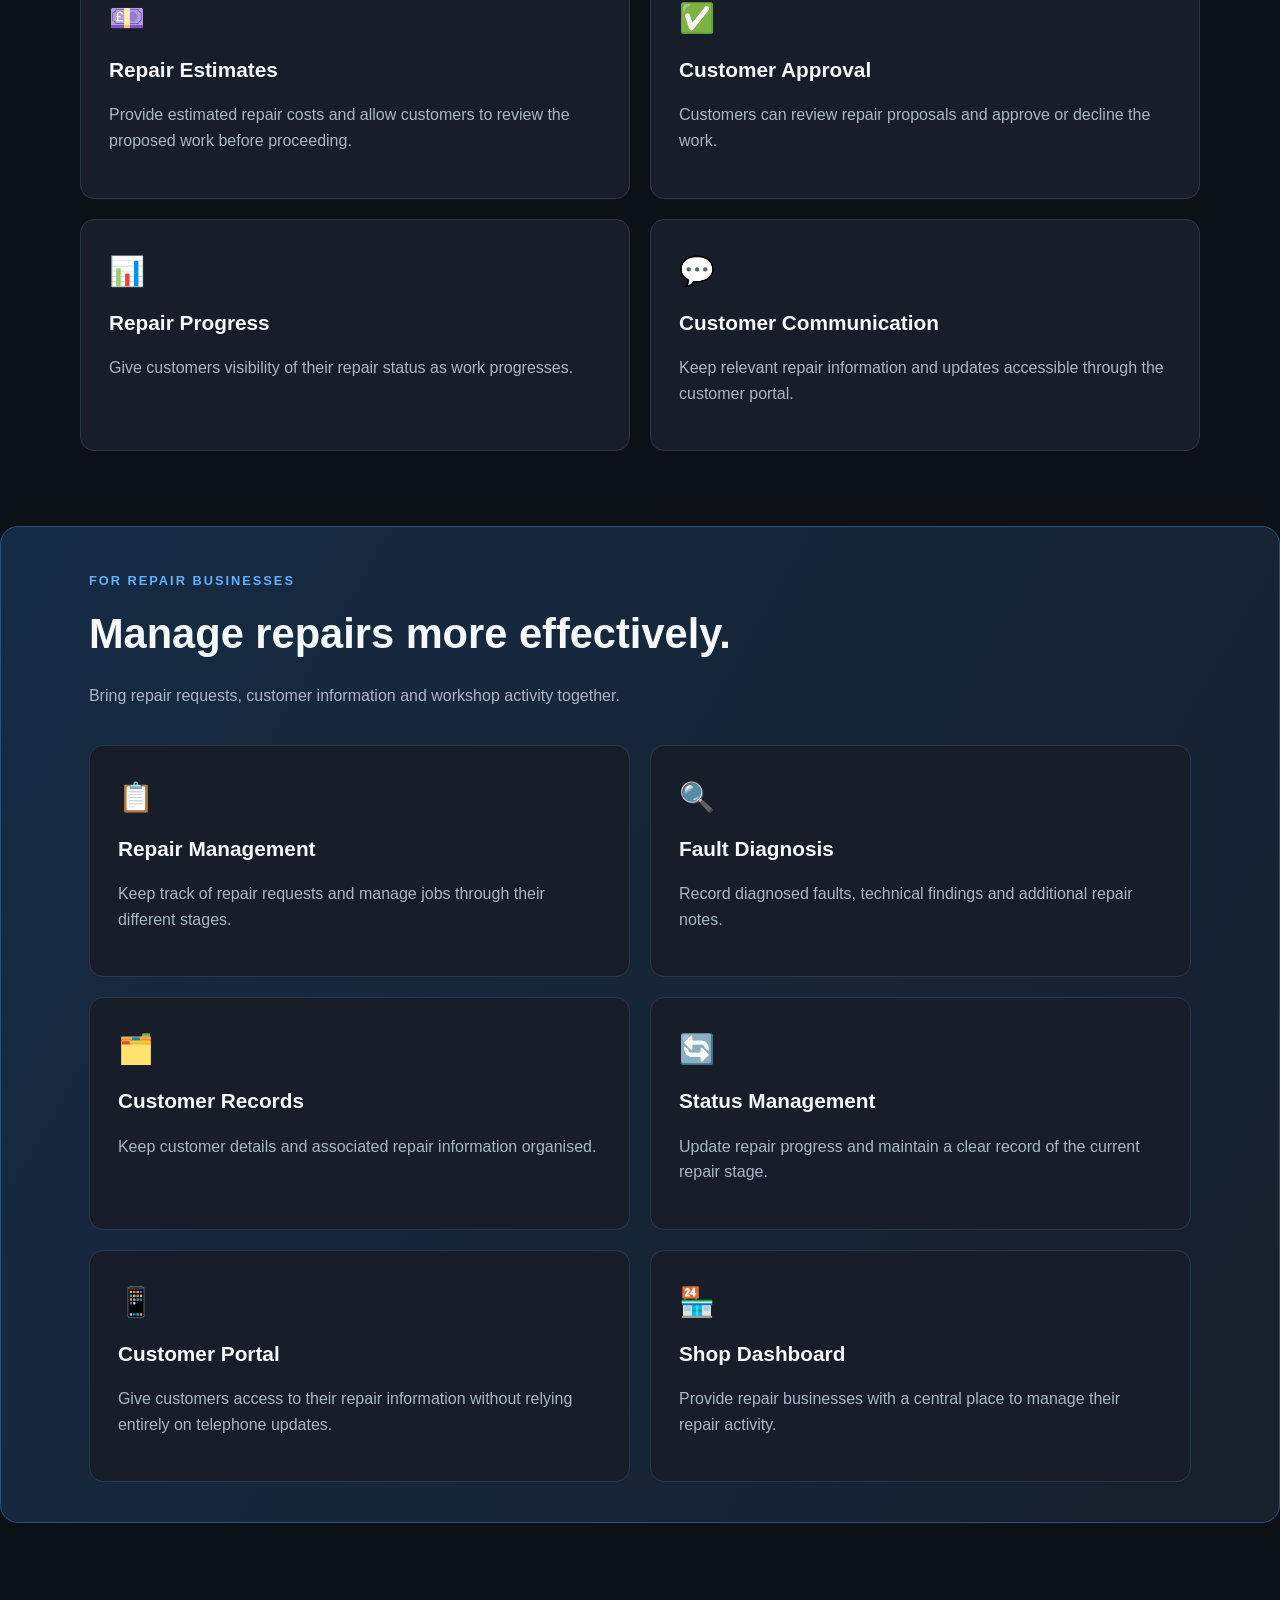
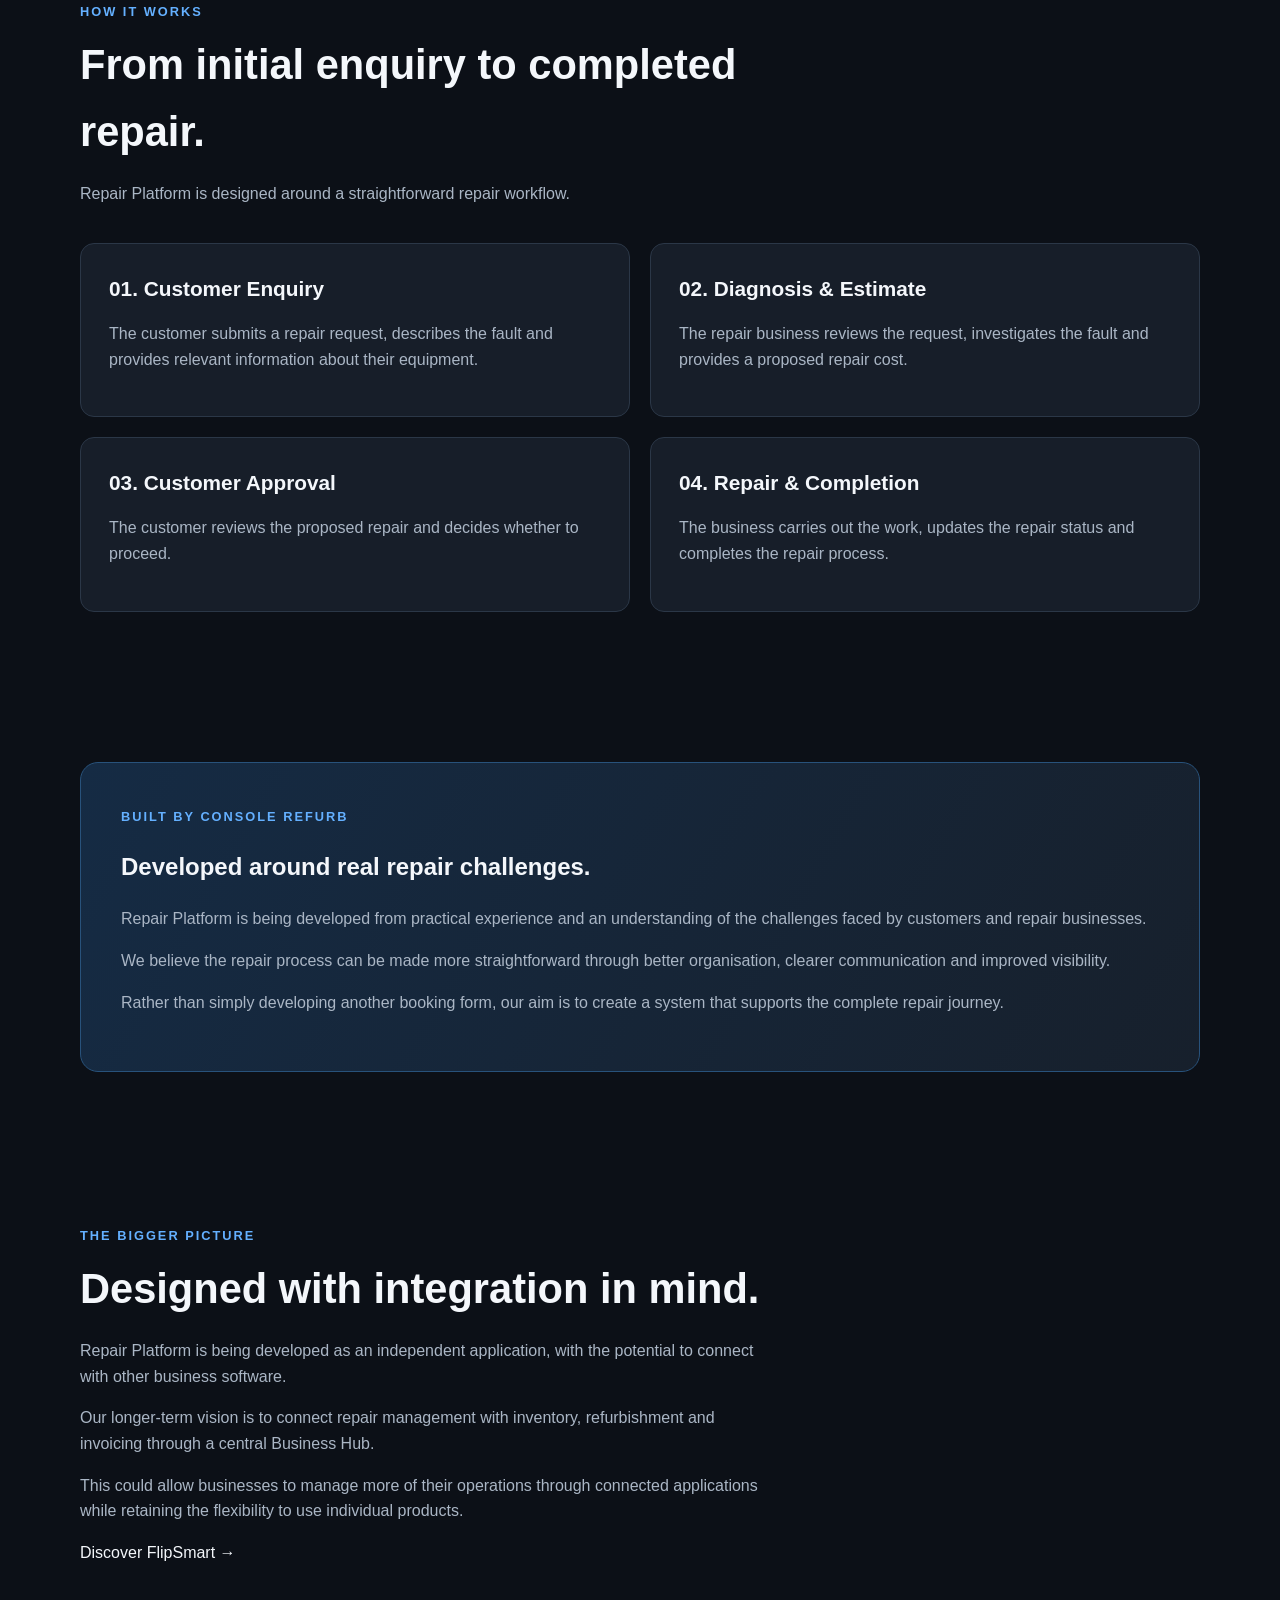
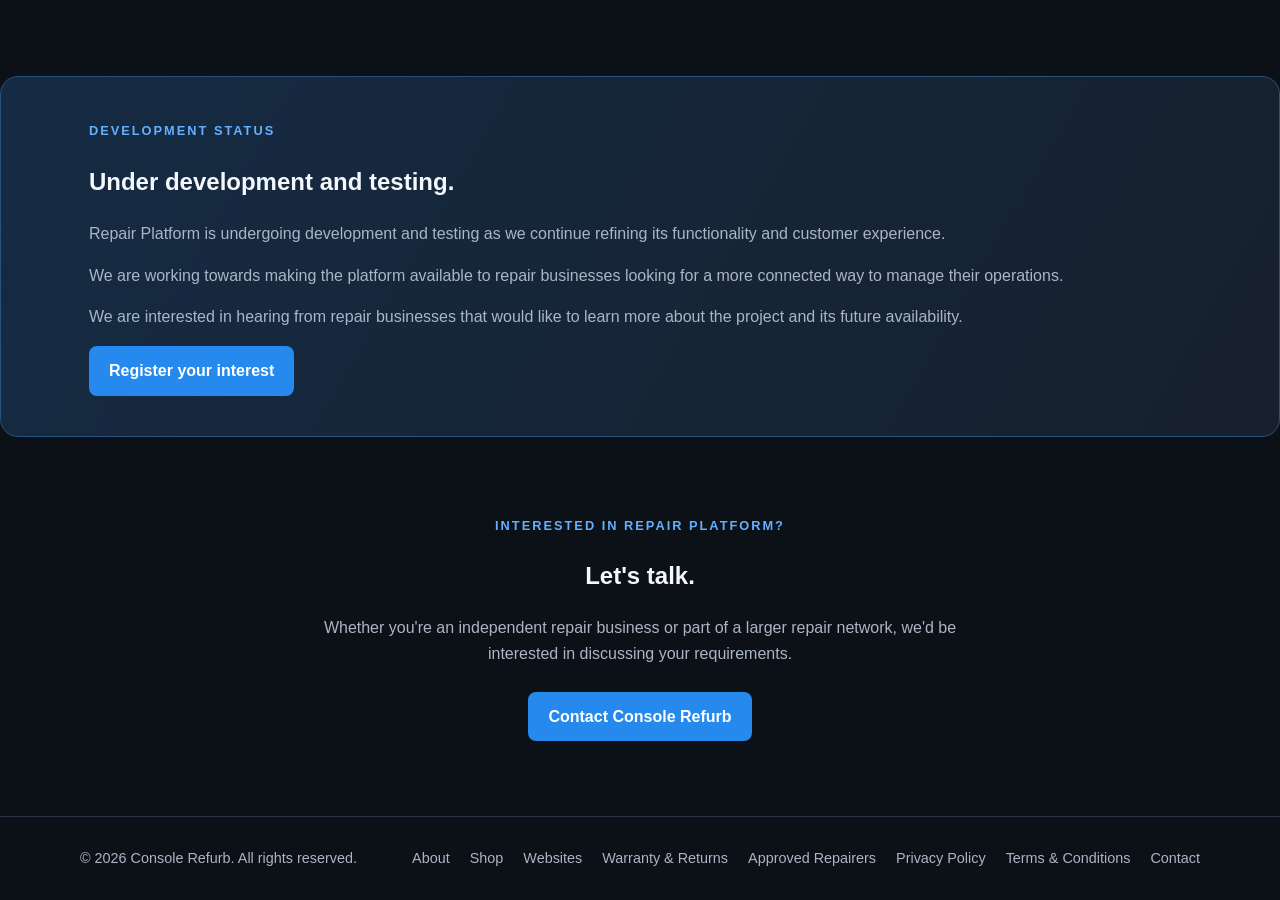
<file: software/repair-platform/index.html>
<!DOCTYPE html>
<html lang="en">

<head>
    <meta charset="UTF-8">
    <meta name="viewport" content="width=device-width, initial-scale=1.0">

    <meta name="description" content="Discover Repair Platform, software developed by Console Refurb to connect customers and repair businesses while managing the complete repair process.">

    <meta name="theme-color" content="#0c1017">

    <title>Repair Platform | Console Refurb</title>

    <link rel="stylesheet" href="../../style.css">
</head>

<body>

<header>
    <div class="container navbar">

        <a href="../../index.html" class="brand">
            <span class="brand-mark">CR</span>
            <span>Console Refurb</span>
        </a>

        <nav aria-label="Main navigation">
            <a href="../../index.html">Home</a>
            <a href="../../shop/">Shop</a>
            <a href="../">Software</a>
            <a href="../../about/">About</a>
            <a href="../../contact/">Contact</a>
        </nav>

    </div>
</header>


<main>

    <!-- HERO -->

    <section class="hero">
        <div class="container">

            <span class="eyebrow">
                CONSOLE REFURB SOFTWARE
            </span>

            <h1>Meet Repair Platform.</h1>

            <p>
                Bringing customers and repair businesses together.

                Repair Platform is being developed to simplify
                the repair process, improve communication and
                give customers and repair businesses a better
                way to manage repairs from start to finish.
            </p>

            <div class="hero-actions">

                <a href="../../contact/" class="button">
                    Register your interest
                </a>

                <a href="#features" class="button secondary">
                    Explore features
                </a>

            </div>

        </div>
    </section>


    <!-- INTRODUCTION -->

    <section>
        <div class="container">

            <div class="section-heading">

                <span class="eyebrow">
                    WHAT IS REPAIR PLATFORM?
                </span>

                <h2>One connected repair journey.</h2>

                <p>
                    Arranging a repair shouldn't be complicated.

                    Customers need a straightforward way to
                    explain their problem, understand the
                    estimated cost and follow the progress
                    of their repair.

                    Repair businesses need an organised way
                    to manage incoming work, diagnose faults,
                    communicate with customers and complete
                    repairs.
                </p>

                <p>
                    Repair Platform is designed to bring
                    these activities together in one system.
                </p>

            </div>

        </div>
    </section>


    <!-- CUSTOMER EXPERIENCE -->

    <section id="features">
        <div class="container">

            <div class="section-heading">

                <span class="eyebrow">
                    FOR CUSTOMERS
                </span>

                <h2>A simpler way to arrange a repair.</h2>

                <p>
                    Give customers visibility and involvement
                    throughout the repair process.
                </p>

            </div>


            <div class="grid">

                <article class="card">

                    <div class="card-icon">📝</div>

                    <h3>Repair Requests</h3>

                    <p>
                        Customers can submit repair requests,
                        describe faults and provide information
                        about their equipment.
                    </p>

                </article>


                <article class="card">

    <div class="card-icon">📷</div>

    <h3>Visual Repair Updates</h3>

    <p>
        Repair businesses can upload photographs of devices,
        visible damage and identified issues to help customers
        understand the diagnosis and proposed repair work.
    </p>

</article>

                <article class="card">

                    <div class="card-icon">💷</div>

                    <h3>Repair Estimates</h3>

                    <p>
                        Provide estimated repair costs and
                        allow customers to review the proposed
                        work before proceeding.
                    </p>

                </article>


                <article class="card">

                    <div class="card-icon">✅</div>

                    <h3>Customer Approval</h3>

                    <p>
                        Customers can review repair proposals
                        and approve or decline the work.
                    </p>

                </article>


                <article class="card">

                    <div class="card-icon">📊</div>

                    <h3>Repair Progress</h3>

                    <p>
                        Give customers visibility of their
                        repair status as work progresses.
                    </p>

                </article>


                <article class="card">

                    <div class="card-icon">💬</div>

                    <h3>Customer Communication</h3>

                    <p>
                        Keep relevant repair information
                        and updates accessible through
                        the customer portal.
                    </p>

                </article>

            </div>

        </div>
    </section>


    <!-- BUSINESS FEATURES -->

    <section class="section highlight">
        <div class="container">

            <div class="section-heading">

                <span class="eyebrow">
                    FOR REPAIR BUSINESSES
                </span>

                <h2>Manage repairs more effectively.</h2>

                <p>
                    Bring repair requests, customer information
                    and workshop activity together.
                </p>

            </div>


            <div class="grid">

                <article class="card">

                    <div class="card-icon">📋</div>

                    <h3>Repair Management</h3>

                    <p>
                        Keep track of repair requests and
                        manage jobs through their different
                        stages.
                    </p>

                </article>


                <article class="card">

                    <div class="card-icon">🔍</div>

                    <h3>Fault Diagnosis</h3>

                    <p>
                        Record diagnosed faults, technical
                        findings and additional repair notes.
                    </p>

                </article>


                <article class="card">

                    <div class="card-icon">🗂️</div>

                    <h3>Customer Records</h3>

                    <p>
                        Keep customer details and associated
                        repair information organised.
                    </p>

                </article>


                <article class="card">

                    <div class="card-icon">🔄</div>

                    <h3>Status Management</h3>

                    <p>
                        Update repair progress and maintain
                        a clear record of the current
                        repair stage.
                    </p>

                </article>


                <article class="card">

                    <div class="card-icon">📱</div>

                    <h3>Customer Portal</h3>

                    <p>
                        Give customers access to their
                        repair information without relying
                        entirely on telephone updates.
                    </p>

                </article>


                <article class="card">

                    <div class="card-icon">🏪</div>

                    <h3>Shop Dashboard</h3>

                    <p>
                        Provide repair businesses with
                        a central place to manage their
                        repair activity.
                    </p>

                </article>

            </div>

        </div>
    </section>


    <!-- HOW IT WORKS -->

    <section>
        <div class="container">

            <div class="section-heading">

                <span class="eyebrow">
                    HOW IT WORKS
                </span>

                <h2>From initial enquiry to completed repair.</h2>

                <p>
                    Repair Platform is designed around
                    a straightforward repair workflow.
                </p>

            </div>


            <div class="grid">

               <article class="card">

    <h3>01. Customer Enquiry</h3>

    <p>
        The customer submits a repair request,
        describes the fault and provides
        relevant information about their equipment.
    </p>

</article>


                <article class="card">

                    <h3>02. Diagnosis & Estimate</h3>

                    <p>
                        The repair business reviews the request,
                        investigates the fault and provides
                        a proposed repair cost.
                    </p>

                </article>


                <article class="card">

                    <h3>03. Customer Approval</h3>

                    <p>
                        The customer reviews the proposed
                        repair and decides whether to proceed.
                    </p>

                </article>


                <article class="card">

                    <h3>04. Repair & Completion</h3>

                    <p>
                        The business carries out the work,
                        updates the repair status and
                        completes the repair process.
                    </p>

                </article>

            </div>

        </div>
    </section>


    <!-- BUILT FROM EXPERIENCE -->

    <section>
        <div class="container">

            <div class="highlight">

                <span class="eyebrow">
                    BUILT BY CONSOLE REFURB
                </span>

                <h2>Developed around real repair challenges.</h2>

                <p>
                    Repair Platform is being developed from
                    practical experience and an understanding
                    of the challenges faced by customers
                    and repair businesses.
                </p>

                <p>
                    We believe the repair process can be
                    made more straightforward through
                    better organisation, clearer communication
                    and improved visibility.
                </p>

                <p>
                    Rather than simply developing another
                    booking form, our aim is to create
                    a system that supports the complete
                    repair journey.
                </p>

            </div>

        </div>
    </section>


    <!-- CONNECTED SOFTWARE -->

    <section>
        <div class="container">

            <div class="section-heading">

                <span class="eyebrow">
                    THE BIGGER PICTURE
                </span>

                <h2>Designed with integration in mind.</h2>

                <p>
                    Repair Platform is being developed
                    as an independent application, with
                    the potential to connect with other
                    business software.
                </p>

                <p>
                    Our longer-term vision is to connect
                    repair management with inventory,
                    refurbishment and invoicing through
                    a central Business Hub.
                </p>

                <p>
                    This could allow businesses to manage
                    more of their operations through
                    connected applications while retaining
                    the flexibility to use individual products.
                </p>

                <a href="../flipsmart/" class="text-link">
                    Discover FlipSmart →
                </a>

            </div>

        </div>
    </section>


    <!-- DEVELOPMENT STATUS -->

    <section class="section highlight">
        <div class="container">

            <span class="eyebrow">
                DEVELOPMENT STATUS
            </span>

            <h2>Under development and testing.</h2>

            <p>
                Repair Platform is undergoing development
                and testing as we continue refining its
                functionality and customer experience.
            </p>

            <p>
                We are working towards making the platform
                available to repair businesses looking
                for a more connected way to manage
                their operations.
            </p>

            <p>
                We are interested in hearing from repair
                businesses that would like to learn more
                about the project and its future availability.
            </p>

            <a href="../../contact/" class="button">
                Register your interest
            </a>

        </div>
    </section>


    <!-- CONTACT -->

    <section class="contact-section">

        <div class="container">

            <span class="eyebrow">
                INTERESTED IN REPAIR PLATFORM?
            </span>

            <h2>Let's talk.</h2>

            <p>
                Whether you're an independent repair business
                or part of a larger repair network, we'd
                be interested in discussing your requirements.
            </p>

            <a
                href="mailto:consolerefurb@outlook.com?subject=Repair%20Platform%20Enquiry"
                class="button">
                Contact Console Refurb
            </a>

        </div>

    </section>

</main>


<footer>

    <div class="container footer-content">

        <span>
            © <span id="year"></span> Console Refurb.
            All rights reserved.
        </span>

        <div class="footer-links">

            <a href="../../about/">About</a>

            <a href="../../shop/">Shop</a>

            <a href="../../websites/">Websites</a>

            <a href="../../warranty/">Warranty & Returns</a>

            <a href="../../approved-repairers/">Approved Repairers</a>

            <a href="../../privacy/">Privacy Policy</a>

            <a href="../../terms/">Terms & Conditions</a>

            <a href="../../contact/">Contact</a>

        </div>

    </div>

</footer>


<script>
    document.getElementById("year").textContent =
        new Date().getFullYear();
</script>

</body>
</html>
</file>
<file: style.css>
:root {
--background: #0c1017;
--surface: #171e29;
--surface-light: #202a38;
--text: #f4f7fb;
--muted: #aab6c5;
--accent: #2589ed;
--border: #2b3747;
}

* {
  box-sizing: border-box;
  }

html {
scroll-behavior: smooth;
}

body {
margin: 0;
font-family: Arial, Helvetica, sans-serif;
background: var(--background);
color: var(--text);
line-height: 1.6;
}

a {
color: inherit;
text-decoration: none;
}

.container {
width: min(1120px, 92%);
margin: auto;
}

header {
position: sticky;
top: 0;
z-index: 10;
background: rgba(12, 16, 23, 0.96);
border-bottom: 1px solid var(--border);
backdrop-filter: blur(12px);
}

.navbar {
min-height: 76px;
display: flex;
align-items: center;
justify-content: space-between;
gap: 24px;
}

.brand {
display: flex;
align-items: center;
gap: 12px;
font-size: 1.2rem;
font-weight: 800;
}

.brand-mark {
display: grid;
place-items: center;
width: 42px;
height: 42px;
border-radius: 12px;
background: var(--accent);
font-size: 1.1rem;
}

nav {
display: flex;
align-items: center;
gap: 24px;
flex-wrap: wrap;
}

nav a {
color: var(--muted);
font-size: 0.94rem;
}

nav a:hover {
color: white;
}

.button {
display: inline-flex;
align-items: center;
justify-content: center;
padding: 12px 20px;
border-radius: 8px;
background: var(--accent);
color: white;
font-weight: 700;
transition: transform 0.2s, background 0.2s;
}

.button:hover {
background: #1475d1;
transform: translateY(-2px);
}

.button.secondary {
background: var(--surface-light);
border: 1px solid var(--border);
}

.hero {
padding: 105px 0 95px;
text-align: center;
background:
radial-gradient(ellipse at top, rgba(37, 137, 237, 0.18), transparent 65%);
}

.eyebrow {
color: #64b0ff;
font-weight: 700;
letter-spacing: 2px;
text-transform: uppercase;
font-size: 0.8rem;
}

.hero h1 {
max-width: 850px;
margin: 18px auto;
font-size: clamp(2.5rem, 6vw, 4.5rem);
line-height: 1.12;
}

.hero p {
max-width: 690px;
margin: 0 auto 30px;
color: var(--muted);
font-size: 1.15rem;
}

.hero-actions {
display: flex;
justify-content: center;
gap: 14px;
flex-wrap: wrap;
}

section {
padding: 75px 0;
}

.section-heading {
max-width: 700px;
margin-bottom: 36px;
}

.section-heading h2 {
margin: 8px 0;
font-size: clamp(1.8rem, 4vw, 2.6rem);
}

.section-heading p {
color: var(--muted);
}

.grid {
display: grid;
grid-template-columns: repeat(2, minmax(0, 1fr));
gap: 20px;
}

.card {
padding: 28px;
border-radius: 14px;
background: var(--surface);
border: 1px solid var(--border);
}

.card-icon {
font-size: 1.8rem;
margin-bottom: 12px;
}

.card h3 {
margin: 0 0 10px;
font-size: 1.3rem;
}

.card p {
color: var(--muted);
}

.card .text-link {
display: inline-block;
margin-top: 10px;
color: #64b0ff;
font-weight: 700;
}

.highlight {
background: linear-gradient(120deg, #152b44, #17202c);
border: 1px solid #28527b;
border-radius: 18px;
padding: 40px;
}

.highlight p {
color: var(--muted);
}

.contact-section {
text-align: center;
}

.contact-section p {
color: var(--muted);
max-width: 650px;
margin: 12px auto 25px;
}

footer {
border-top: 1px solid var(--border);
padding: 30px 0;
color: var(--muted);
font-size: 0.9rem;
}

.footer-content {
display: flex;
justify-content: space-between;
align-items: center;
gap: 20px;
flex-wrap: wrap;
}

.footer-links {
display: flex;
gap: 20px;
}

.footer-links a:hover {
color: white;
}

@media (max-width: 760px) {
.navbar {
align-items: flex-start;
flex-direction: column;
padding: 15px 0;
}

nav {
gap: 14px;
}

.grid {
grid-template-columns: 1fr;
}

.hero {
padding: 75px 0;
}

.highlight {
padding: 25px;
}
}
</file>
